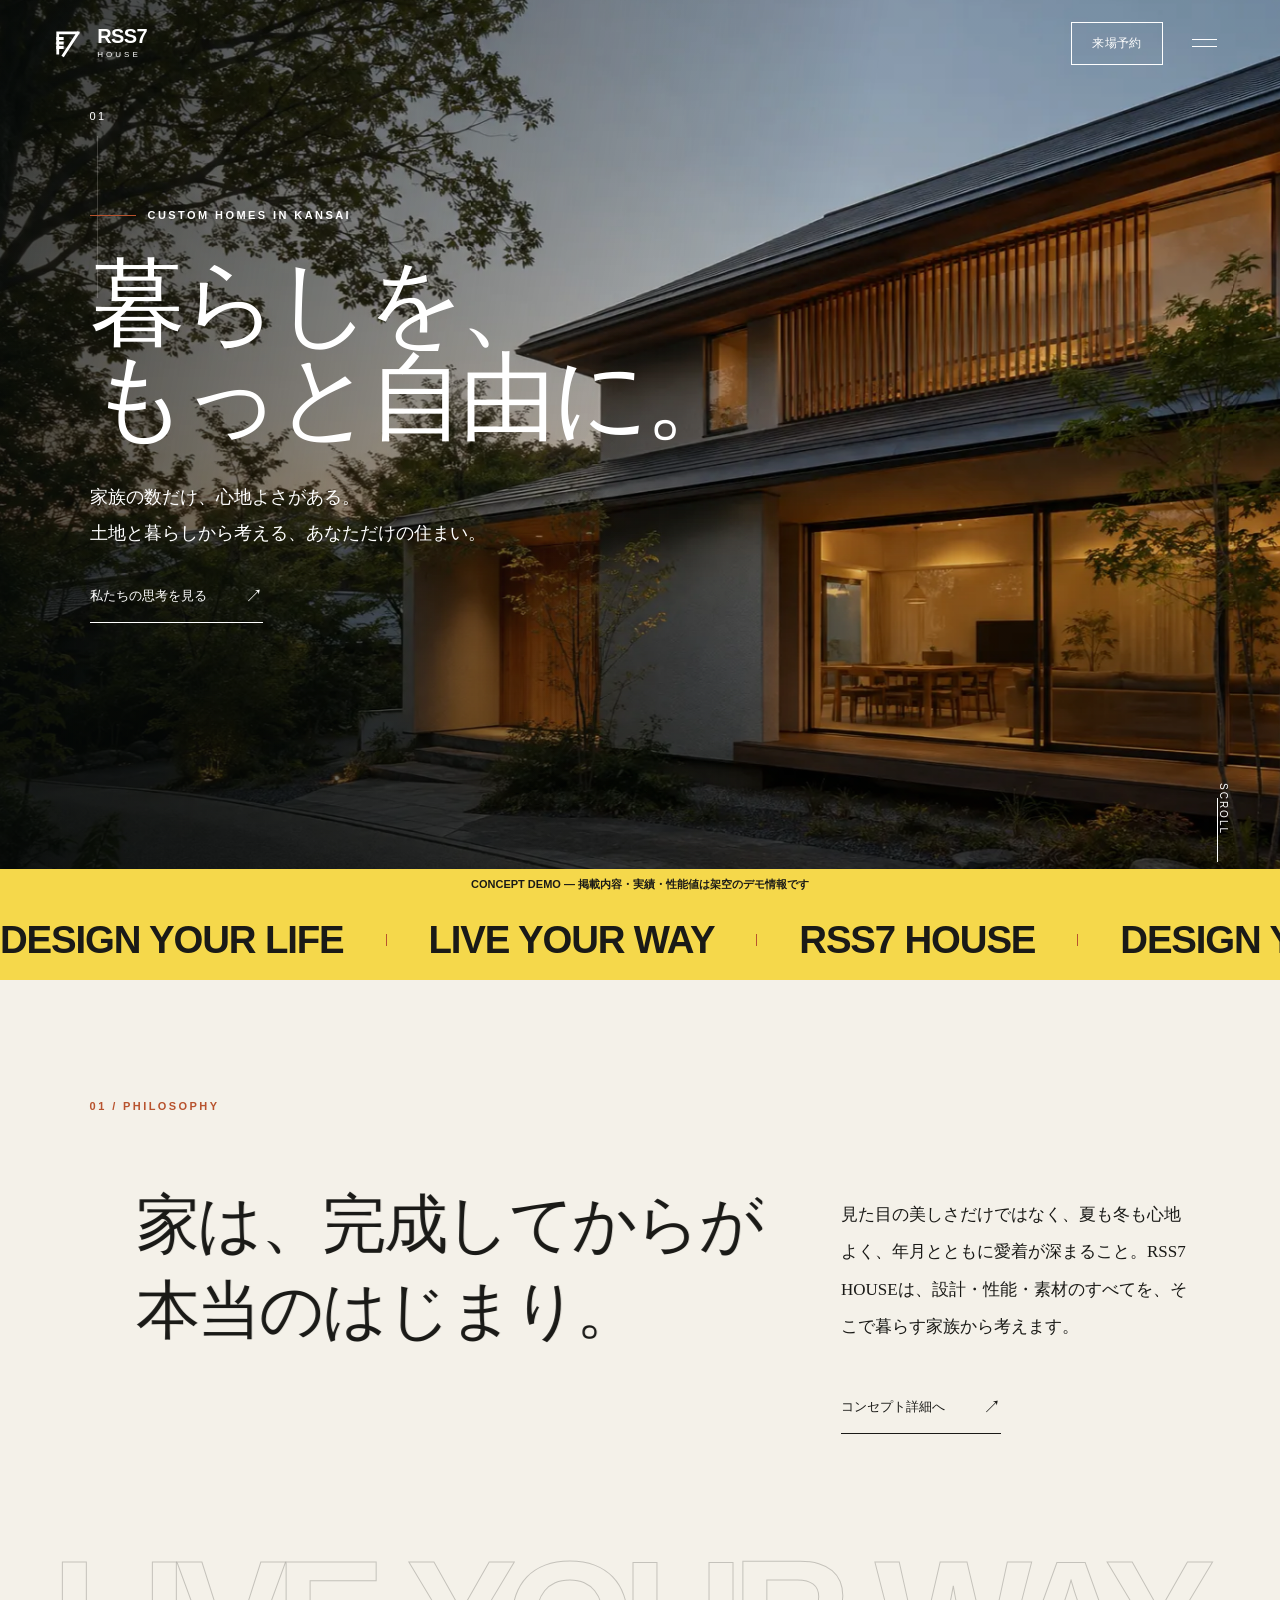
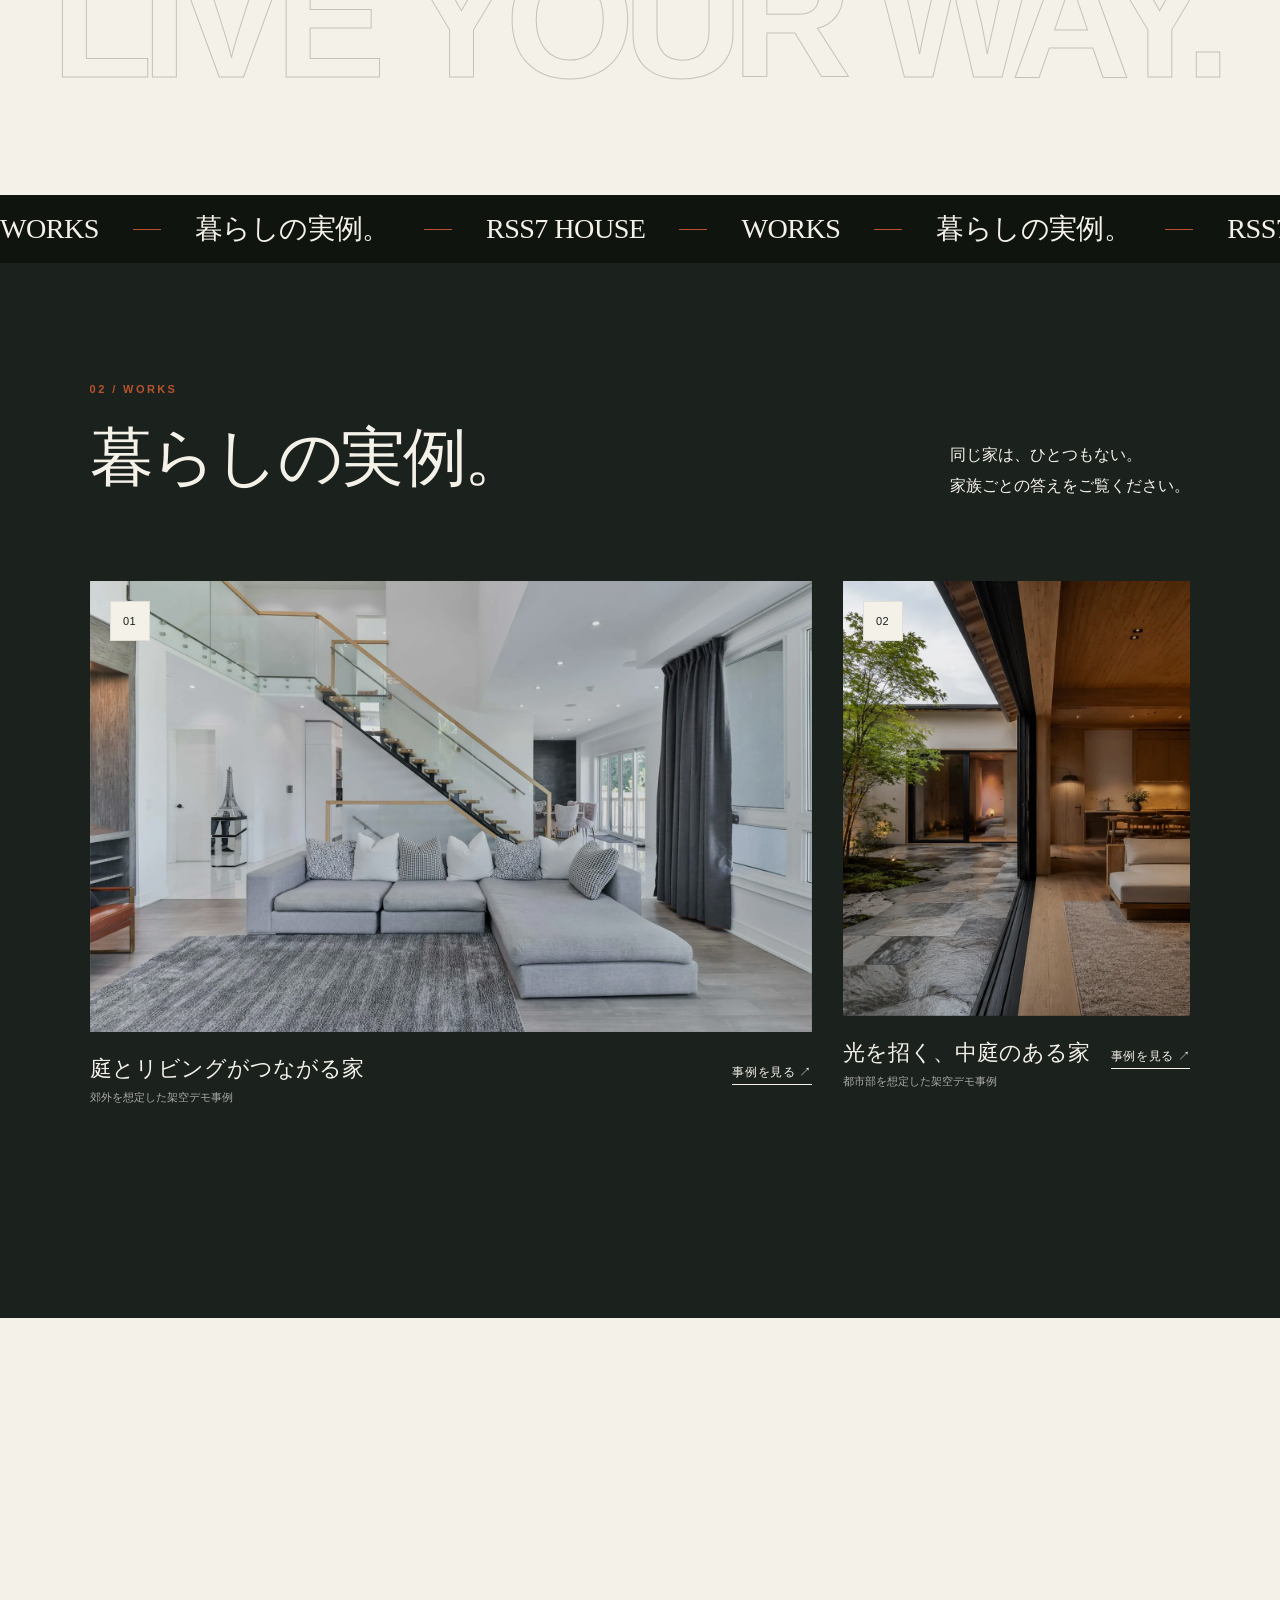
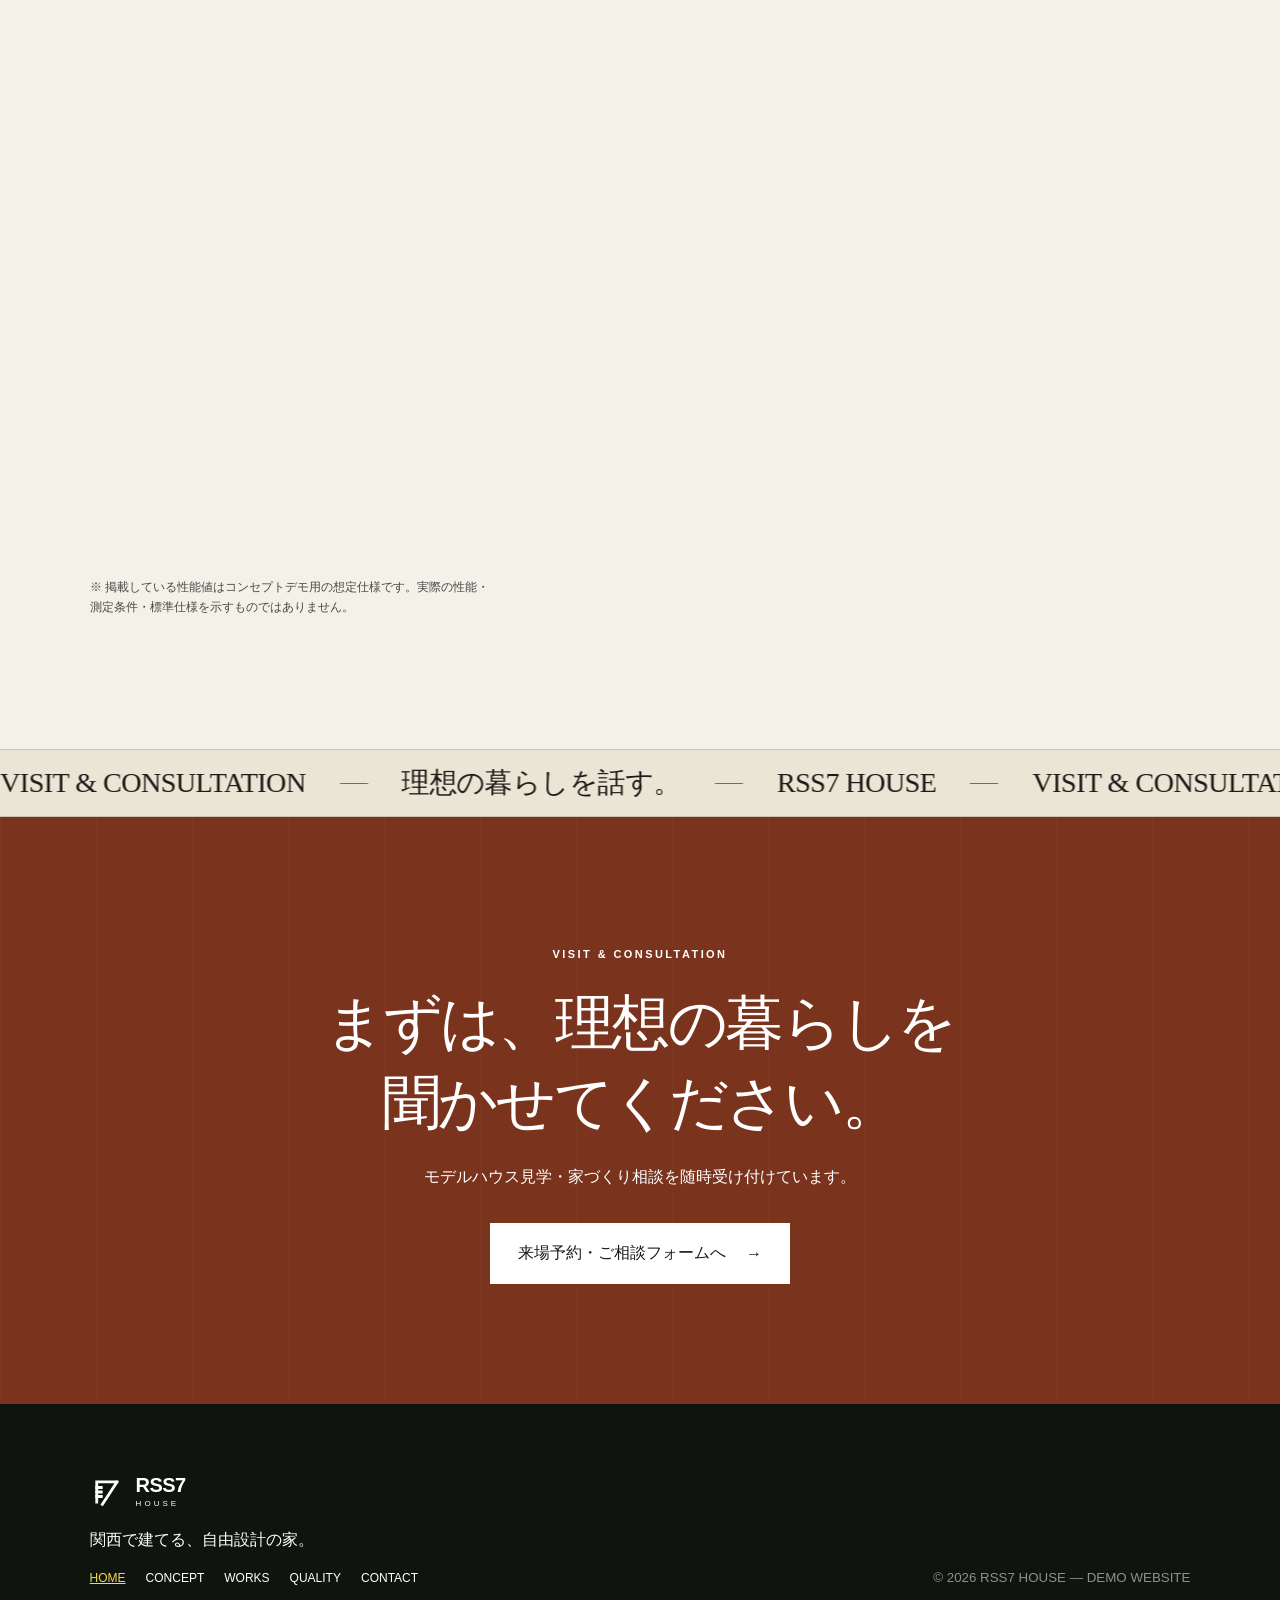
<file: index.html>
<!doctype html>
<html lang="ja">
<head>
  <script>document.documentElement.classList.add('js')</script>
  <meta charset="utf-8">
  <meta name="viewport" content="width=device-width,initial-scale=1">
  <meta name="description" content="RSS7 HOUSE（アールエスエスセブンハウス）は、関西で設計と性能にこだわる注文住宅・自由設計の工務店デモサイトです。">
  <meta name="theme-color" content="#1A1A17">
  <title>RSS7 HOUSE｜関西の注文住宅・自由設計の住まい</title>
  <link rel="icon" href="assets/favicon.svg" type="image/svg+xml">
  <link rel="stylesheet" href="style.css?v=20261003m1">
</head>
<body>
  <svg class="mark-defs" aria-hidden="true" focusable="false">
    <symbol id="rss7-mark" viewBox="0 0 64 64">
      <path d="M12 14H48M12 14V50M48 14 22 54" />
      <path class="mark-ticks" d="M12 24H20M12 32H20M12 40H20" />
    </symbol>
  </svg>

  <div class="progress" aria-hidden="true"></div>
  <div class="demo-notice" role="region" aria-label="デモサイトに関する注記">CONCEPT DEMO — 掲載内容・実績・性能値は架空のデモ情報です</div>
  <a class="skip" href="#main">本文へ移動</a>

  <header class="header" id="header">
    <a class="logo" href="index.html" aria-label="RSS7 HOUSE ホーム">
      <svg class="logo-mark" aria-hidden="true"><use href="#rss7-mark" /></svg>
      <span class="logo-type"><b>RSS7</b><i>HOUSE</i></span>
    </a>
    <div class="header-right">
      <a class="header-cta" href="contact.html">来場予約</a>
      <button class="menu-button" aria-label="メニューを開く" aria-expanded="false" aria-controls="mobile-menu">
        <span></span><span></span>
      </button>
    </div>
  </header>

  <noscript>
    <nav class="noscript-nav" aria-label="メインナビゲーション（JavaScript無効時）">
      <a href="index.html" aria-current="page">HOME</a>
      <a href="concept.html">CONCEPT</a>
      <a href="works.html">WORKS</a>
      <a href="quality.html">QUALITY</a>
      <a href="contact.html">CONTACT</a>
    </nav>
  </noscript>

  <div class="mobile-menu" id="mobile-menu" aria-hidden="true" inert>
    <div class="mobile-menu-inner">
      <div class="mobile-menu-label">NAVIGATION</div>
      <nav aria-label="全画面ナビゲーション">
        <a href="index.html" aria-current="page"><span class="nav-num">01</span> HOME</a>
        <a href="concept.html"><span class="nav-num">02</span> CONCEPT</a>
        <a href="works.html"><span class="nav-num">03</span> WORKS</a>
        <a href="quality.html"><span class="nav-num">04</span> QUALITY</a>
        <a href="contact.html"><span class="nav-num">05</span> CONTACT</a>
      </nav>
    </div>
  </div>

  <main id="main">
    <section class="hero" id="top">
      <video class="hero-video" autoplay muted loop playsinline preload="metadata" poster="assets/hero-house.webp" aria-label="RSS7 HOUSEの住まいをドローンがゆっくり上昇して見せるイメージ映像">
        <source src="assets/hero-house-mobile.mp4?v=20260910c" type="video/mp4" media="(max-width: 800px)">
        <source src="assets/hero-house-desktop.mp4?v=20260910c" type="video/mp4">
      </video>
      <div class="hero-shade"></div>
      <div class="hero-datum" aria-hidden="true"><span>01</span><i></i></div>
      <div class="hero-content">
        <p class="eyebrow">CUSTOM HOMES IN KANSAI</p>
        <h1 class="reveal-mask"><span>暮らしを、</span><br><span>もっと自由に。</span></h1>
        <p class="hero-copy reveal-fade">家族の数だけ、心地よさがある。<br>土地と暮らしから考える、あなただけの住まい。</p>
        <a class="text-link light reveal-fade" href="concept.html">私たちの思考を見る <span>↗</span></a>
      </div>
      <p class="scroll">SCROLL <i></i></p>
    </section>

    <div class="ticker" aria-hidden="true">
      <div class="ticker-track">
        <span>DESIGN YOUR LIFE</span><i></i><span>LIVE YOUR WAY</span><i></i><span>RSS7 HOUSE</span><i></i>
        <span>DESIGN YOUR LIFE</span><i></i><span>LIVE YOUR WAY</span><i></i><span>RSS7 HOUSE</span><i></i>
      </div>
    </div>

    <section class="intro section">
      <div class="section-label reveal-fade">01 / PHILOSOPHY</div>
      <div class="intro-grid">
        <h2 class="reveal-mask scroll-heading" data-scroll-direction="left"><span>家は、完成してからが</span><br><span>本当のはじまり。</span></h2>
        <div class="reveal-fade">
          <p>見た目の美しさだけではなく、夏も冬も心地よく、年月とともに愛着が深まること。RSS7 HOUSEは、設計・性能・素材のすべてを、そこで暮らす家族から考えます。</p>
          <a class="text-link" href="concept.html">コンセプト詳細へ <span>↗</span></a>
        </div>
      </div>
      <div class="statement" aria-hidden="true">LIVE YOUR WAY.</div>
    </section>

    <div class="motion-ticker motion-ticker-dark" aria-hidden="true">
      <div class="motion-ticker-track">
        <span>WORKS</span><i></i><span>暮らしの実例。</span><i></i><span>RSS7 HOUSE</span><i></i>
        <span>WORKS</span><i></i><span>暮らしの実例。</span><i></i><span>RSS7 HOUSE</span><i></i>
      </div>
    </div>

    <section class="works section">
      <div class="section-head">
        <div><div class="section-label reveal-fade">02 / WORKS</div><h2 class="reveal-mask"><span>暮らしの実例。</span></h2></div>
        <p class="reveal-fade">同じ家は、ひとつもない。<br>家族ごとの答えをご覧ください。</p>
      </div>
      <div class="project-grid">
        <article class="project project-main reveal-image">
          <div class="project-image home-image-one"><span class="project-index">01</span></div>
          <div class="project-meta">
            <div><h3>庭とリビングがつながる家</h3><p>郊外を想定した架空デモ事例</p></div>
            <a class="project-link" href="works.html" aria-label="庭とリビングがつながる家の詳細を見る">事例を見る <span>↗</span></a>
          </div>
        </article>
        <article class="project reveal-image">
          <div class="project-image home-image-two"><span class="project-index">02</span></div>
          <div class="project-meta">
            <div><h3>光を招く、中庭のある家</h3><p>都市部を想定した架空デモ事例</p></div>
            <a class="project-link" href="works.html" aria-label="光を招く、中庭のある家の詳細を見る">事例を見る <span>↗</span></a>
          </div>
        </article>
      </div>
      <div style="margin-top: 40px; text-align: right;">
        <a class="text-link reveal-fade" href="works.html">全ての施工事例を見る <span>↗</span></a>
      </div>
    </section>

    <section class="quality section">
      <div class="quality-copy reveal-fade">
        <div class="section-label">03 / QUALITY</div>
        <h2 class="scroll-heading" data-scroll-direction="right">見えないところに、<br>確かな品質を。</h2>
        <p>一年中快適な温熱環境、もしもの時に家族を守る構造、長く安心して住み継げる耐久性。数字で確認できる性能を、すべての住まいに。</p>
        <a class="text-link" href="quality.html">技術・性能の仕様を見る <span>↗</span></a>
      </div>
      <div class="specs">
        <div class="spec reveal-fade"><span>01</span><p>断熱性能</p><strong>温熱環境への配慮</strong><small>デモ設計方針</small></div>
        <div class="spec reveal-fade"><span>02</span><p>気密性能</p><strong>気密性を考える設計</strong><small>デモ設計方針</small></div>
        <div class="spec reveal-fade"><span>03</span><p>耐震性能</p><strong>構造安全性への配慮</strong><small>デモ設計方針</small></div>
      </div>
      <p class="demo-footnote">※ 掲載している性能値はコンセプトデモ用の想定仕様です。実際の性能・測定条件・標準仕様を示すものではありません。</p>
    </section>

    <div class="motion-ticker motion-ticker-paper" aria-hidden="true">
      <div class="motion-ticker-track motion-ticker-reverse">
        <span>VISIT &amp; CONSULTATION</span><i></i><span>理想の暮らしを話す。</span><i></i><span>RSS7 HOUSE</span><i></i>
        <span>VISIT &amp; CONSULTATION</span><i></i><span>理想の暮らしを話す。</span><i></i><span>RSS7 HOUSE</span><i></i>
      </div>
    </div>

    <section class="contact section">
      <p class="eyebrow">VISIT &amp; CONSULTATION</p>
      <h2>まずは、理想の暮らしを<br>聞かせてください。</h2>
      <p class="contact-lead">モデルハウス見学・家づくり相談を随時受け付けています。</p>
      <div style="margin-top: 35px;">
        <a class="button primary" href="contact.html">来場予約・ご相談フォームへ <span>→</span></a>
      </div>
    </section>

  </main>

  <footer>
    <div>
      <a class="logo" href="index.html" aria-label="RSS7 HOUSE ホーム">
        <svg class="logo-mark" aria-hidden="true"><use href="#rss7-mark" /></svg>
        <span class="logo-type"><b>RSS7</b><i>HOUSE</i></span>
      </a>
      <p>関西で建てる、自由設計の家。</p>
      <nav class="footer-nav" aria-label="フッターナビゲーション">
        <a href="index.html" aria-current="page">HOME</a>
        <a href="concept.html">CONCEPT</a>
        <a href="works.html">WORKS</a>
        <a href="quality.html">QUALITY</a>
        <a href="contact.html">CONTACT</a>
      </nav>
    </div>
    <small>© 2026 RSS7 HOUSE — DEMO WEBSITE</small>
  </footer>

  <script src="script.js?v=20261003m1"></script>
</body>
</html>
</file>
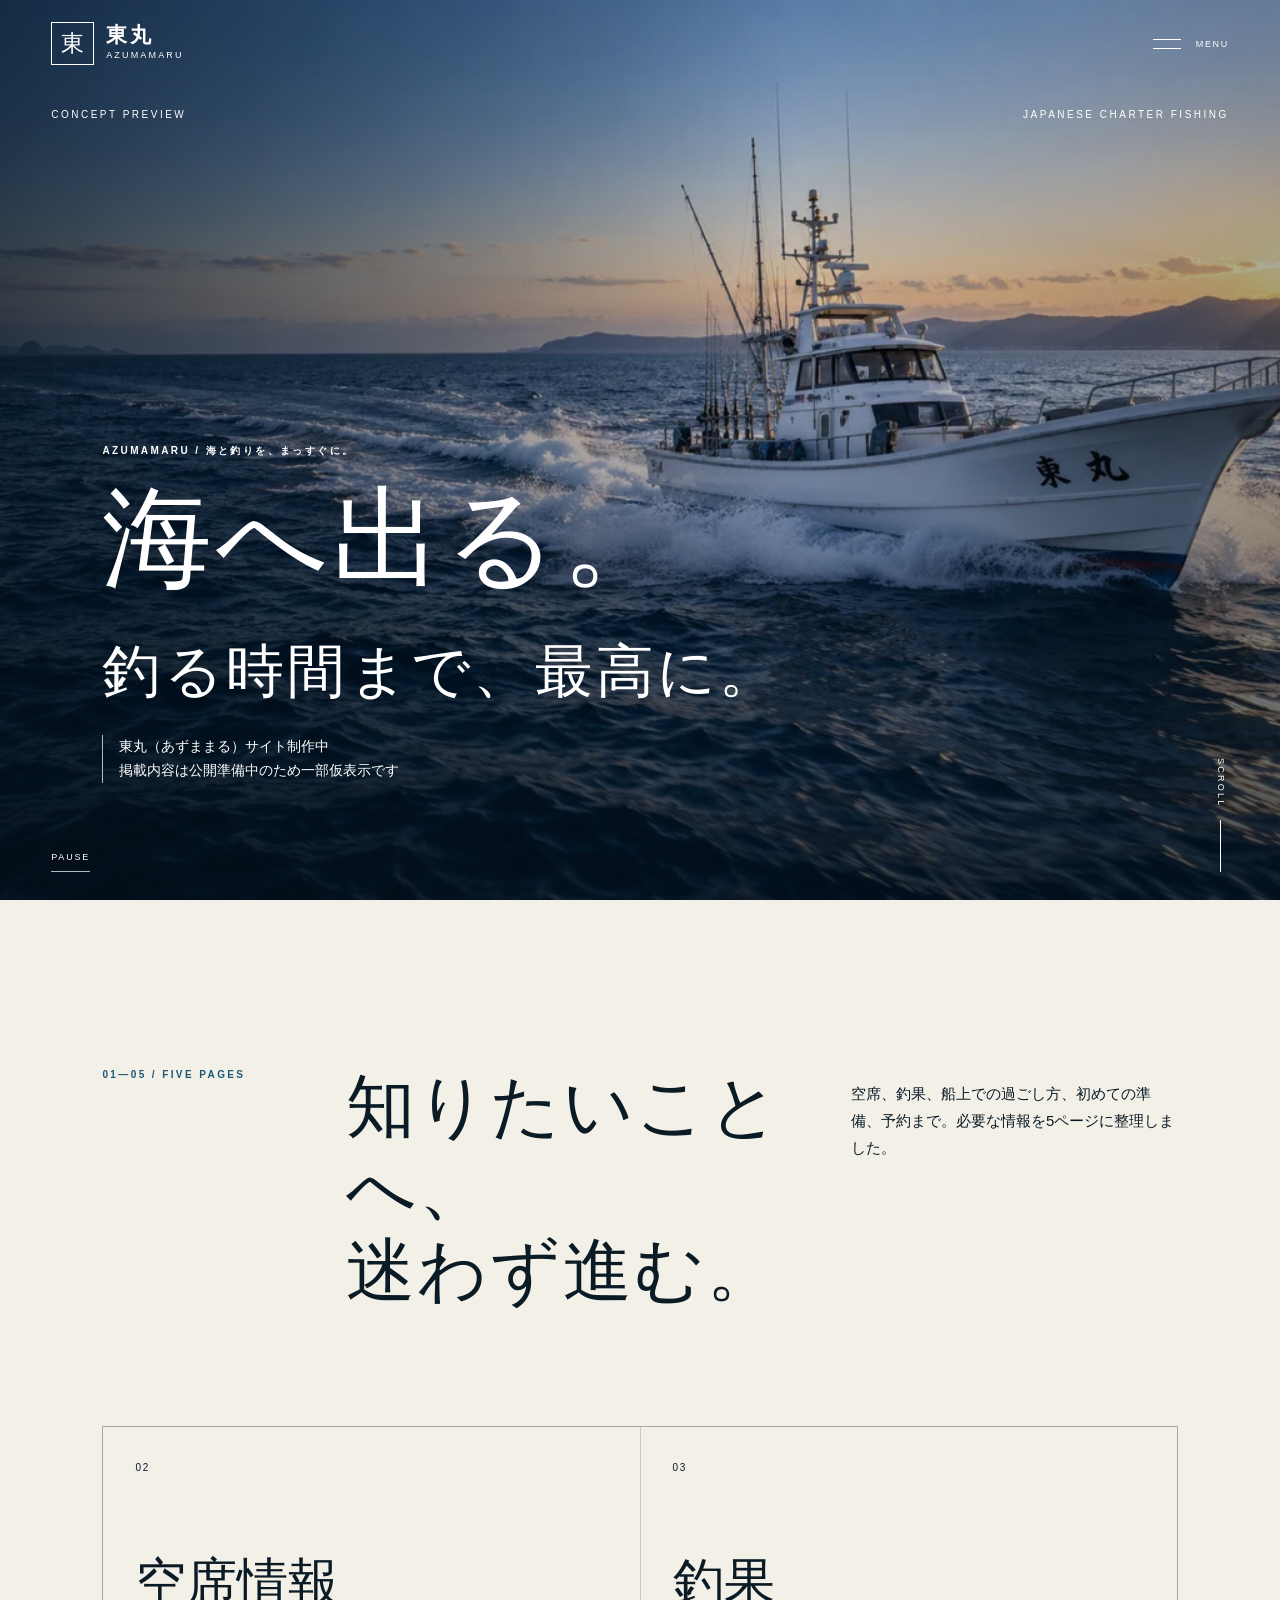
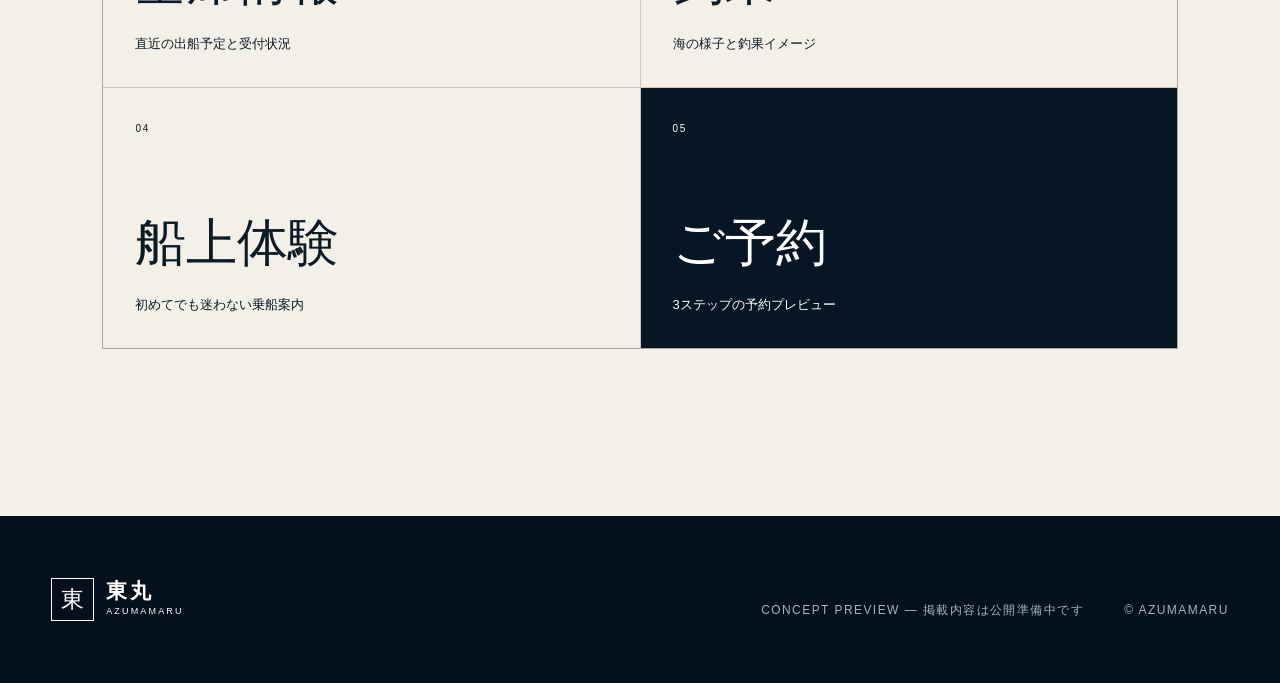
<file: higashimaru/index.html>
<!doctype html><html lang="ja"><head><meta charset="utf-8"><meta name="viewport" content="width=device-width,initial-scale=1,viewport-fit=cover"><meta name="theme-color" content="#071624"><meta name="description" content="乗合船 東丸（あずままる）のコンセプトプレビュー。"><title>東丸 AZUMAMARU｜海へ出る。</title><link rel="preload" as="image" href="media/hero-boat.webp" fetchpriority="high"><link rel="stylesheet" href="style.css?v=4"></head><body class="home-page">
<a class="skip-link" href="#main">本文へ移動</a>
<a class="hero-brand brand" href="index.html" data-hero-brand><span class="brand-mark">東</span><span><b>東丸</b><small>AZUMAMARU</small></span></a>
<button class="hero-menu-button" type="button" aria-expanded="false" aria-controls="mobile-menu" data-menu-button data-hero-menu><span class="sr-only">メニューを開く</span><i></i><i></i><span>MENU</span></button>
<header class="site-header" data-header><a class="brand" href="index.html" aria-label="東丸 トップへ"><span class="brand-mark" aria-hidden="true">東</span><span><b>東丸</b><small>AZUMAMARU</small></span></a><nav class="desktop-nav" aria-label="メインメニュー"><a href="index.html" aria-current="page">トップ</a><a href="schedule.html">空席情報</a><a href="catch.html">釣果</a><a href="guide.html">船上体験・初めての方</a><a class="nav-cta" href="reservation.html">ご予約</a></nav><button class="menu-button" type="button" aria-expanded="false" aria-controls="mobile-menu" data-menu-button><span class="sr-only">メニューを開く</span><i></i><i></i></button></header>
<nav class="mobile-menu" id="mobile-menu" aria-label="メニュー" aria-hidden="true" data-mobile-menu><a href="index.html"><span>01</span>トップ</a><a href="schedule.html"><span>02</span>空席情報</a><a href="catch.html"><span>03</span>釣果</a><a href="guide.html"><span>04</span>船上体験・初めての方</a><a href="reservation.html"><span>05</span>ご予約</a></nav>
<main id="main"><section class="hero" aria-labelledby="hero-title"><video class="hero-video" autoplay muted loop playsinline preload="metadata" poster="media/hero-boat.webp" data-video><source src="https://cdn.coverr.co/videos/coverr-boat-in-the-sea-5656/720p.mp4" type="video/mp4"></video><div class="hero-shade"></div><div class="hero-topline"><span>CONCEPT PREVIEW</span><span>JAPANESE CHARTER FISHING</span></div><div class="hero-copy"><p class="eyebrow">AZUMAMARU / 海と釣りを、まっすぐに。</p><h1 id="hero-title">海へ出る。<br><em>釣る時間まで、最高に。</em></h1><p class="preview-note">東丸（あずままる）サイト制作中<br>掲載内容は公開準備中のため一部仮表示です</p></div><button class="video-toggle" type="button" data-video-toggle aria-label="背景動画を一時停止">PAUSE</button><a class="scroll-cue" href="#overview"><span>SCROLL</span><i></i></a></section>
<section class="section overview" id="overview"><div class="section-head reveal"><p class="section-index">01—05 / FIVE PAGES</p><h2>知りたいことへ、<br>迷わず進む。</h2><p>空席、釣果、船上での過ごし方、初めての準備、予約まで。必要な情報を5ページに整理しました。</p></div><div class="page-grid"><a class="page-card reveal" href="schedule.html"><span>02</span><h3>空席情報</h3><p>直近の出船予定と受付状況</p></a><a class="page-card reveal" href="catch.html"><span>03</span><h3>釣果</h3><p>海の様子と釣果イメージ</p></a><a class="page-card reveal" href="guide.html"><span>04</span><h3>船上体験</h3><p>初めてでも迷わない乗船案内</p></a><a class="page-card page-card-dark reveal" href="reservation.html"><span>05</span><h3>ご予約</h3><p>3ステップの予約プレビュー</p></a></div></section></main>
<footer><div class="brand footer-brand"><span class="brand-mark">東</span><span><b>東丸</b><small>AZUMAMARU</small></span></div><p>CONCEPT PREVIEW — 掲載内容は公開準備中です</p><small>© AZUMAMARU</small></footer><script src="script.js?v=3" defer></script></body></html>
</file>
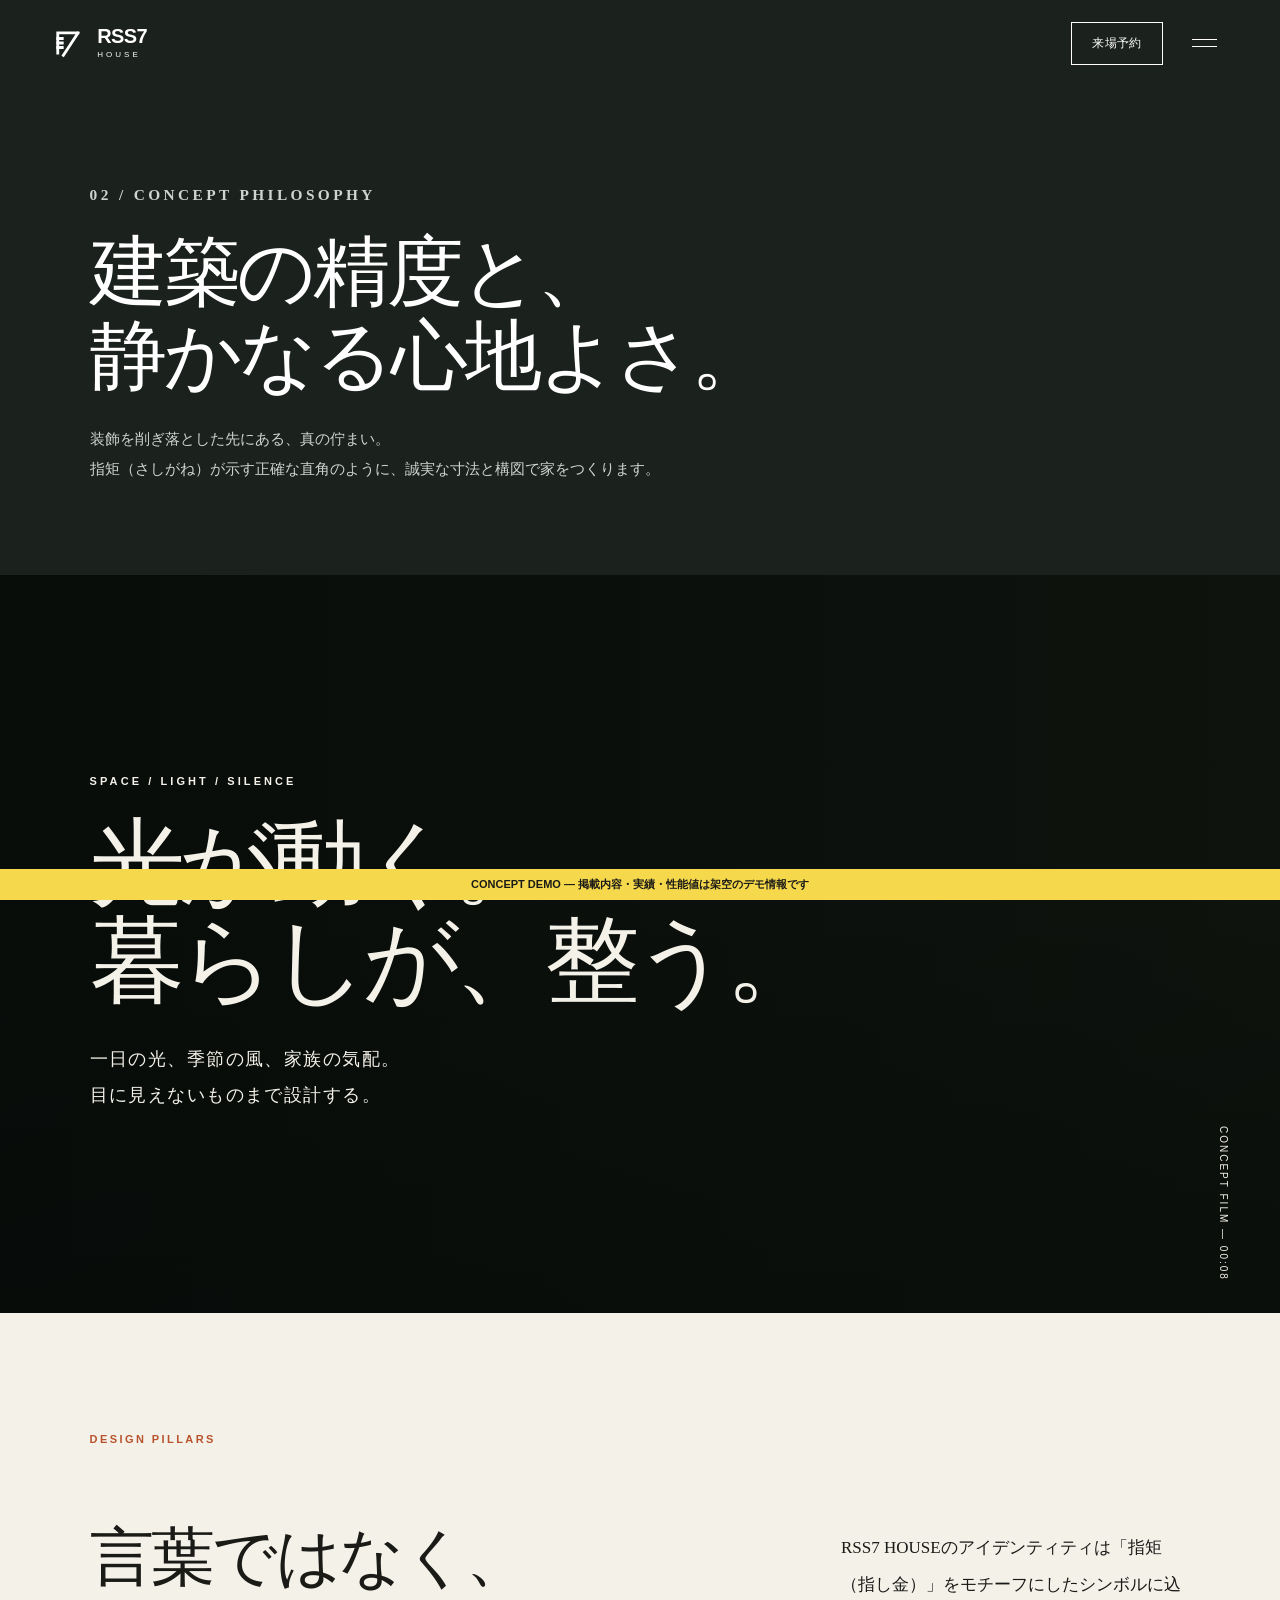
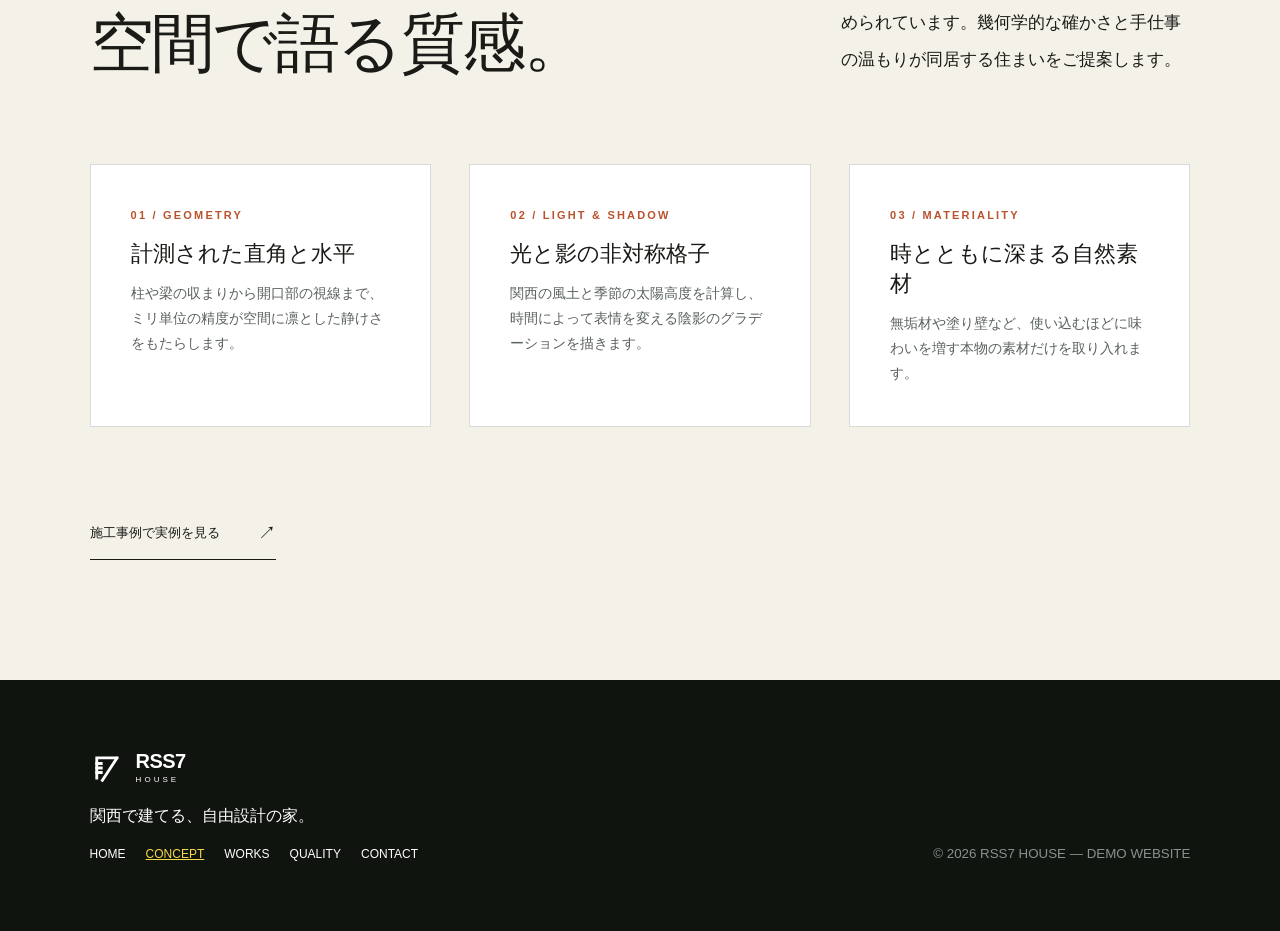
<file: concept.html>
<!doctype html>
<html lang="ja">
<head>
  <script>document.documentElement.classList.add('js')</script>
  <meta charset="utf-8">
  <meta name="viewport" content="width=device-width,initial-scale=1">
  <meta name="description" content="RSS7 HOUSEの家づくり思想。余計な装飾を削ぎ落とし、精度と静けさを追求する関西の建築設計デモです。">
  <meta name="theme-color" content="#1A1A17">
  <title>CONCEPT｜RSS7 HOUSE - 関西の建築思考と設計思想</title>
  <link rel="icon" href="assets/favicon.svg" type="image/svg+xml">
  <link rel="stylesheet" href="style.css?v=20260914b">
</head>
<body>
  <svg class="mark-defs" aria-hidden="true" focusable="false">
    <symbol id="rss7-mark" viewBox="0 0 64 64">
      <path d="M12 14H48M12 14V50M48 14 22 54" />
      <path class="mark-ticks" d="M12 24H20M12 32H20M12 40H20" />
    </symbol>
  </svg>

  <div class="progress" aria-hidden="true"></div>
  <div class="demo-notice" role="region" aria-label="デモサイトに関する注記">CONCEPT DEMO — 掲載内容・実績・性能値は架空のデモ情報です</div>
  <a class="skip" href="#main">本文へ移動</a>

  <header class="header" id="header">
    <a class="logo" href="index.html" aria-label="RSS7 HOUSE ホーム">
      <svg class="logo-mark" aria-hidden="true"><use href="#rss7-mark" /></svg>
      <span class="logo-type"><b>RSS7</b><i>HOUSE</i></span>
    </a>
    <div class="header-right">
      <a class="header-cta" href="contact.html">来場予約</a>
      <button class="menu-button" aria-label="メニューを開く" aria-expanded="false" aria-controls="mobile-menu">
        <span></span><span></span>
      </button>
    </div>
  </header>

  <noscript>
    <nav class="noscript-nav" aria-label="メインナビゲーション（JavaScript無効時）">
      <a href="index.html">HOME</a>
      <a href="concept.html" aria-current="page">CONCEPT</a>
      <a href="works.html">WORKS</a>
      <a href="quality.html">QUALITY</a>
      <a href="contact.html">CONTACT</a>
    </nav>
  </noscript>

  <div class="mobile-menu" id="mobile-menu" aria-hidden="true" inert>
    <div class="mobile-menu-inner">
      <div class="mobile-menu-label">NAVIGATION</div>
      <nav aria-label="全画面ナビゲーション">
        <a href="index.html"><span class="nav-num">01</span> HOME</a>
        <a href="concept.html" aria-current="page"><span class="nav-num">02</span> CONCEPT</a>
        <a href="works.html"><span class="nav-num">03</span> WORKS</a>
        <a href="quality.html"><span class="nav-num">04</span> QUALITY</a>
        <a href="contact.html"><span class="nav-num">05</span> CONTACT</a>
      </nav>
    </div>
  </div>

  <main id="main">
    <section class="page-banner">
      <div class="page-banner-content">
        <p class="eyebrow">02 / CONCEPT PHILOSOPHY</p>
        <h1 class="reveal-mask"><span>建築の精度と、</span><br><span>静かなる心地よさ。</span></h1>
        <p class="reveal-fade">装飾を削ぎ落とした先にある、真の佇まい。<br>指矩（さしがね）が示す正確な直角のように、誠実な寸法と構図で家をつくります。</p>
      </div>
    </section>

    <section class="concept-film" aria-labelledby="concept-film-title">
      <video class="concept-film-media" autoplay muted loop playsinline preload="metadata" aria-hidden="true">
        <source src="[data-uri]" type="video/mp4">
      </video>
      <div class="concept-film-shade" aria-hidden="true"></div>
      <div class="concept-film-copy">
        <p class="concept-film-kicker">SPACE / LIGHT / SILENCE</p>
        <h2 id="concept-film-title">光が動く。<br>暮らしが、整う。</h2>
        <p>一日の光、季節の風、家族の気配。<br>目に見えないものまで設計する。</p>
      </div>
      <span class="concept-film-note" aria-hidden="true">CONCEPT FILM — 00:08</span>
    </section>
    <style>
      .concept-film{position:relative;min-height:min(82vh,820px);overflow:hidden;background:#10140f;color:#f4f1e9;isolation:isolate}
      .concept-film-media,.concept-film-shade{position:absolute;inset:0;width:100%;height:100%}
      .concept-film-media{object-fit:cover;z-index:-2;transform:scale(1.01)}
      .concept-film-shade{z-index:-1;background:linear-gradient(90deg,rgba(6,10,8,.78) 0%,rgba(6,10,8,.42) 50%,rgba(6,10,8,.12) 100%),linear-gradient(0deg,rgba(6,10,8,.45),transparent 55%)}
      .concept-film-copy{position:absolute;left:clamp(24px,7vw,112px);top:50%;transform:translateY(-50%);max-width:850px}
      .concept-film-kicker{margin:0 0 28px;font-size:11px;font-weight:700;letter-spacing:.28em}
      .concept-film h2{margin:0;font-family:var(--serif);font-size:clamp(48px,7.4vw,116px);font-weight:400;line-height:1.03;letter-spacing:-.055em;text-wrap:balance}
      .concept-film-copy>p:last-child{margin:32px 0 0;font-family:var(--serif);font-size:clamp(15px,1.4vw,21px);line-height:2;letter-spacing:.08em}
      .concept-film-note{position:absolute;right:clamp(20px,4vw,64px);bottom:32px;font-size:10px;letter-spacing:.2em;writing-mode:vertical-rl}
      @media (max-width:640px){.concept-film{min-height:72svh}.concept-film-media{object-position:62% center}.concept-film-shade{background:linear-gradient(90deg,rgba(6,10,8,.78),rgba(6,10,8,.18)),linear-gradient(0deg,rgba(6,10,8,.6),transparent)}.concept-film-copy{left:24px;right:24px}.concept-film h2{font-size:clamp(42px,14vw,68px)}.concept-film-note{right:15px;bottom:22px}}
      @media (prefers-reduced-motion:reduce){.concept-film-media{display:none}.concept-film{background:linear-gradient(135deg,#10140f,#26302a)}}
    </style>

    <section class="intro section">
      <div class="section-label reveal-fade">DESIGN PILLARS</div>
      <div class="intro-grid">
        <h2 class="reveal-mask"><span>言葉ではなく、</span><br><span>空間で語る質感。</span></h2>
        <div class="reveal-fade">
          <p>RSS7 HOUSEのアイデンティティは「指矩（指し金）」をモチーフにしたシンボルに込められています。幾何学的な確かさと手仕事の温もりが同居する住まいをご提案します。</p>
        </div>
      </div>

      <div class="feature-grid reveal-fade">
        <div class="feature-card">
          <span class="num">01 / GEOMETRY</span>
          <h3>計測された直角と水平</h3>
          <p>柱や梁の収まりから開口部の視線まで、ミリ単位の精度が空間に凛とした静けさをもたらします。</p>
        </div>
        <div class="feature-card">
          <span class="num">02 / LIGHT &amp; SHADOW</span>
          <h3>光と影の非対称格子</h3>
          <p>関西の風土と季節の太陽高度を計算し、時間によって表情を変える陰影のグラデーションを描きます。</p>
        </div>
        <div class="feature-card">
          <span class="num">03 / MATERIALITY</span>
          <h3>時とともに深まる自然素材</h3>
          <p>無垢材や塗り壁など、使い込むほどに味わいを増す本物の素材だけを取り入れます。</p>
        </div>
      </div>

      <div style="margin-top: 80px;" class="reveal-fade">
        <a class="text-link" href="works.html">施工事例で実例を見る <span>↗</span></a>
      </div>
    </section>

  </main>

  <footer>
    <div>
      <a class="logo" href="index.html" aria-label="RSS7 HOUSE ホーム">
        <svg class="logo-mark" aria-hidden="true"><use href="#rss7-mark" /></svg>
        <span class="logo-type"><b>RSS7</b><i>HOUSE</i></span>
      </a>
      <p>関西で建てる、自由設計の家。</p>
      <nav class="footer-nav" aria-label="フッターナビゲーション">
        <a href="index.html">HOME</a>
        <a href="concept.html" aria-current="page">CONCEPT</a>
        <a href="works.html">WORKS</a>
        <a href="quality.html">QUALITY</a>
        <a href="contact.html">CONTACT</a>
      </nav>
    </div>
    <small>© 2026 RSS7 HOUSE — DEMO WEBSITE</small>
  </footer>

  <script src="script.js?v=20260910b"></script>
</body>
</html>
</file>
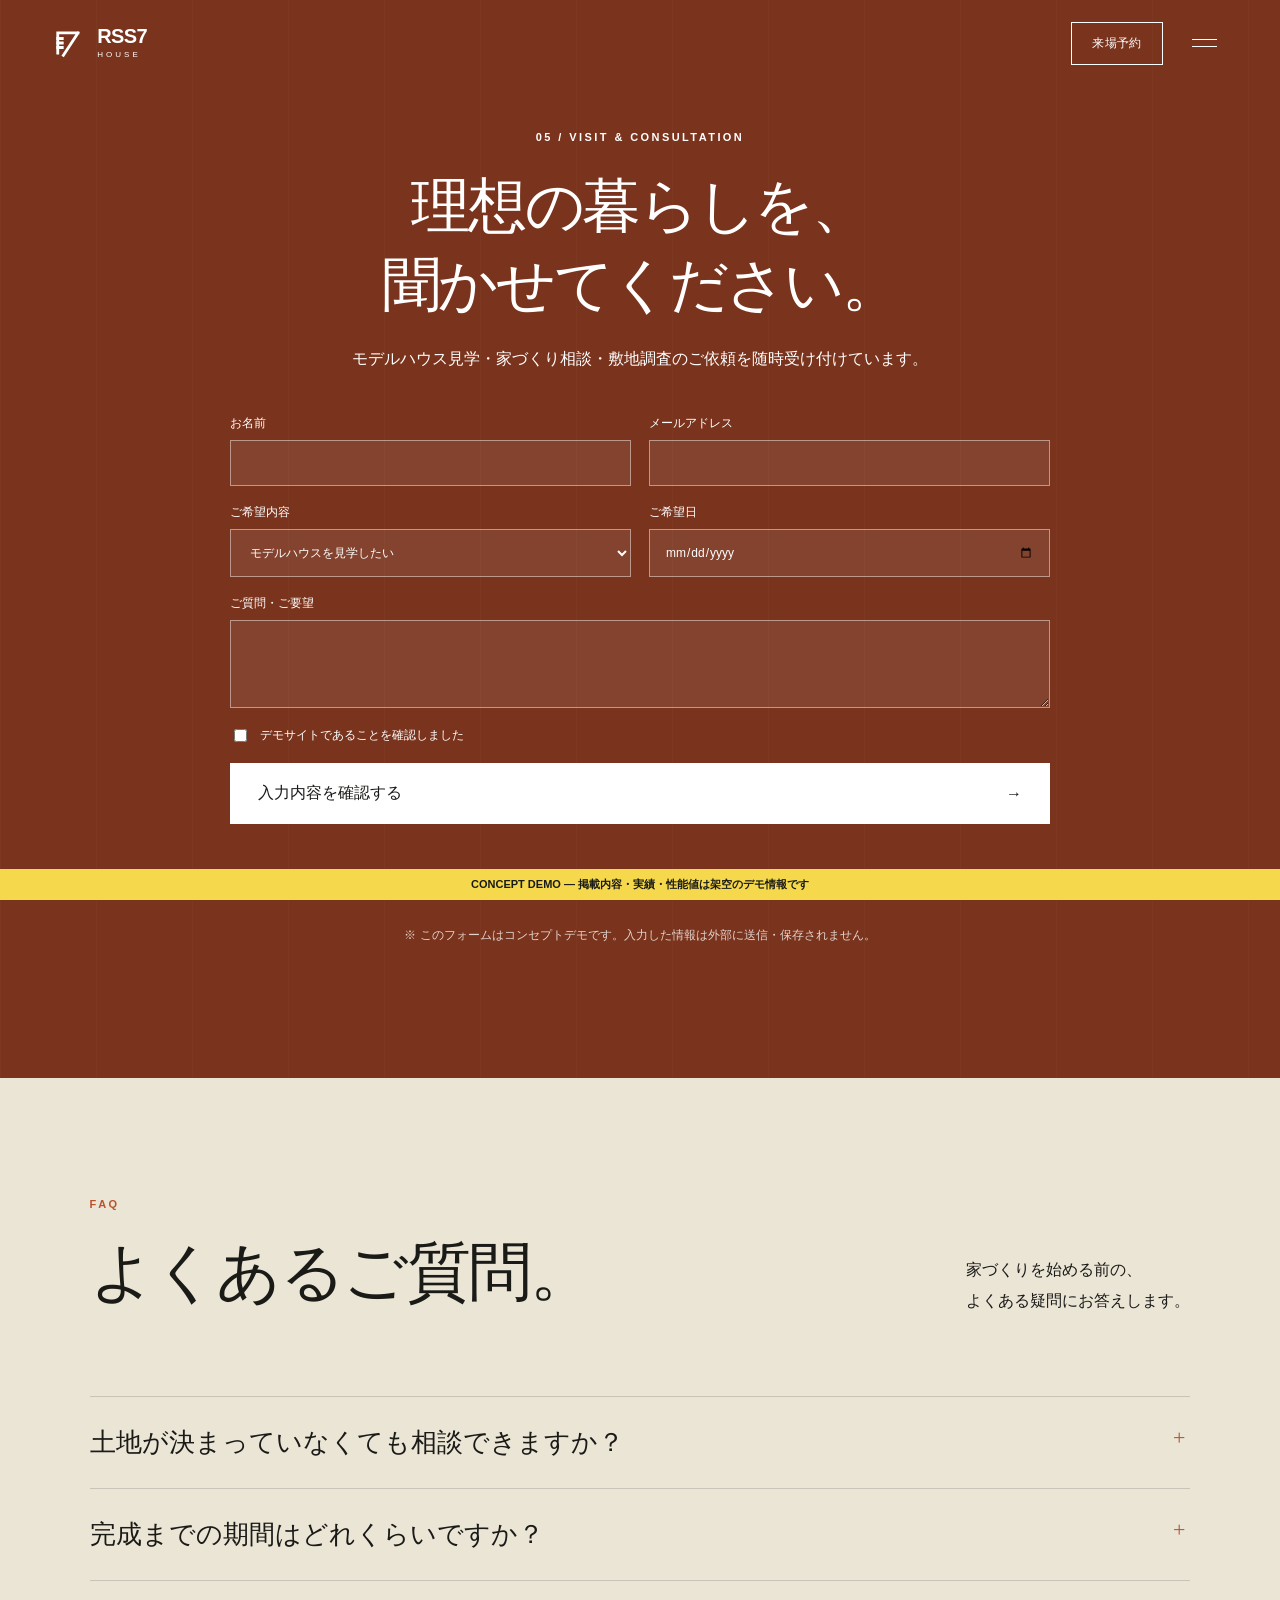
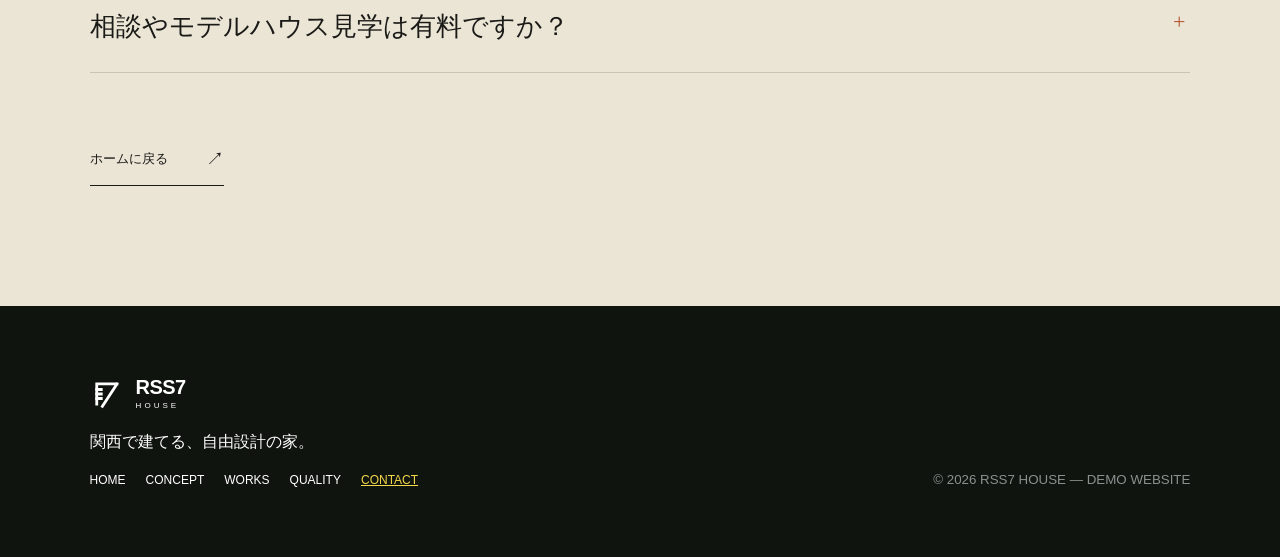
<file: contact.html>
<!doctype html>
<html lang="ja">
<head>
  <script>document.documentElement.classList.add('js')</script>
  <meta charset="utf-8">
  <meta name="viewport" content="width=device-width,initial-scale=1">
  <meta name="description" content="RSS7 HOUSEへのモデルハウス見学・無料家づくり相談・資料請求フォーム。関西で自由設計の注文住宅を検討される方向けのデモ窓口です。">
  <meta name="theme-color" content="#1A1A17">
  <title>CONTACT｜RSS7 HOUSE - 来場予約・家づくりのご相談</title>
  <link rel="icon" href="assets/favicon.svg" type="image/svg+xml">
  <link rel="stylesheet" href="style.css?v=20260914b">
</head>
<body>
  <svg class="mark-defs" aria-hidden="true" focusable="false"><symbol id="rss7-mark" viewBox="0 0 64 64"><path d="M12 14H48M12 14V50M48 14 22 54" /><path class="mark-ticks" d="M12 24H20M12 32H20M12 40H20" /></symbol></svg>
  <div class="progress" aria-hidden="true"></div>
  <div class="demo-notice" role="region" aria-label="デモサイトに関する注記">CONCEPT DEMO — 掲載内容・実績・性能値は架空のデモ情報です</div>
  <a class="skip" href="#main">本文へ移動</a>
  <header class="header" id="header"><a class="logo" href="index.html" aria-label="RSS7 HOUSE ホーム"><svg class="logo-mark" aria-hidden="true"><use href="#rss7-mark" /></svg><span class="logo-type"><b>RSS7</b><i>HOUSE</i></span></a><div class="header-right"><a class="header-cta" href="contact.html" aria-current="page">来場予約</a><button class="menu-button" aria-label="メニューを開く" aria-expanded="false" aria-controls="mobile-menu"><span></span><span></span></button></div></header>
  <noscript><nav class="noscript-nav" aria-label="メインナビゲーション（JavaScript無効時）"><a href="index.html">HOME</a><a href="concept.html">CONCEPT</a><a href="works.html">WORKS</a><a href="quality.html">QUALITY</a><a href="contact.html" aria-current="page">CONTACT</a></nav></noscript>
  <div class="mobile-menu" id="mobile-menu" aria-hidden="true" inert><div class="mobile-menu-inner"><div class="mobile-menu-label">NAVIGATION</div><nav aria-label="全画面ナビゲーション"><a href="index.html"><span class="nav-num">01</span> HOME</a><a href="concept.html"><span class="nav-num">02</span> CONCEPT</a><a href="works.html"><span class="nav-num">03</span> WORKS</a><a href="quality.html"><span class="nav-num">04</span> QUALITY</a><a href="contact.html" aria-current="page"><span class="nav-num">05</span> CONTACT</a></nav></div></div>
  <main id="main">
    <section class="contact section"><p class="eyebrow">05 / VISIT &amp; CONSULTATION</p><h1 class="contact-page-title">理想の暮らしを、<br>聞かせてください。</h1><p class="contact-lead">モデルハウス見学・家づくり相談・敷地調査のご依頼を随時受け付けています。</p>
      <form class="demo-form" id="demo-form"><label>お名前<input name="name" autocomplete="name" required></label><label>メールアドレス<input name="email" type="email" autocomplete="email" required></label><label>ご希望内容<select name="purpose"><option>モデルハウスを見学したい</option><option>家づくりを相談したい</option><option>資料を見たい</option></select></label><label>ご希望日<input name="date" type="date"></label><label class="wide">ご質問・ご要望<textarea name="message" rows="4"></textarea></label><label class="consent wide"><input type="checkbox" required> デモサイトであることを確認しました</label><button class="button primary wide" type="submit">入力内容を確認する <span>→</span></button><p class="form-status wide" role="status"></p></form>
      <p class="demo-footnote" style="margin-top:35px">※ このフォームはコンセプトデモです。入力した情報は外部に送信・保存されません。</p>
    </section>
    <section class="faq section" id="faq"><div class="section-head"><div><div class="section-label reveal-fade">FAQ</div><h2 class="reveal-mask"><span>よくあるご質問。</span></h2></div><p class="reveal-fade">家づくりを始める前の、<br>よくある疑問にお答えします。</p></div><div class="faq-list"><details><summary>土地が決まっていなくても相談できますか？</summary><p>はい。ご希望の地域や暮らし方、ご予算を伺い、土地探しと建物計画を一緒に進める想定です。</p></details><details><summary>完成までの期間はどれくらいですか？</summary><p>初回相談から完成まで約10〜14か月が一般的な目安です。土地や設計内容により変わります。</p></details><details><summary>相談やモデルハウス見学は有料ですか？</summary><p>初回相談と見学は無料というデモ設定です。実際のサービス開始時に正式条件をご案内します。</p></details></div><div style="margin-top:60px" class="reveal-fade"><a class="text-link" href="index.html">ホームに戻る <span>↗</span></a></div></section>
  </main>
  <footer><div><a class="logo" href="index.html" aria-label="RSS7 HOUSE ホーム"><svg class="logo-mark" aria-hidden="true"><use href="#rss7-mark" /></svg><span class="logo-type"><b>RSS7</b><i>HOUSE</i></span></a><p>関西で建てる、自由設計の家。</p><nav class="footer-nav" aria-label="フッターナビゲーション"><a href="index.html">HOME</a><a href="concept.html">CONCEPT</a><a href="works.html">WORKS</a><a href="quality.html">QUALITY</a><a href="contact.html" aria-current="page">CONTACT</a></nav></div><small>© 2026 RSS7 HOUSE — DEMO WEBSITE</small></footer>
  <script src="script.js?v=20260910b"></script>
</body>
</html>
</file>
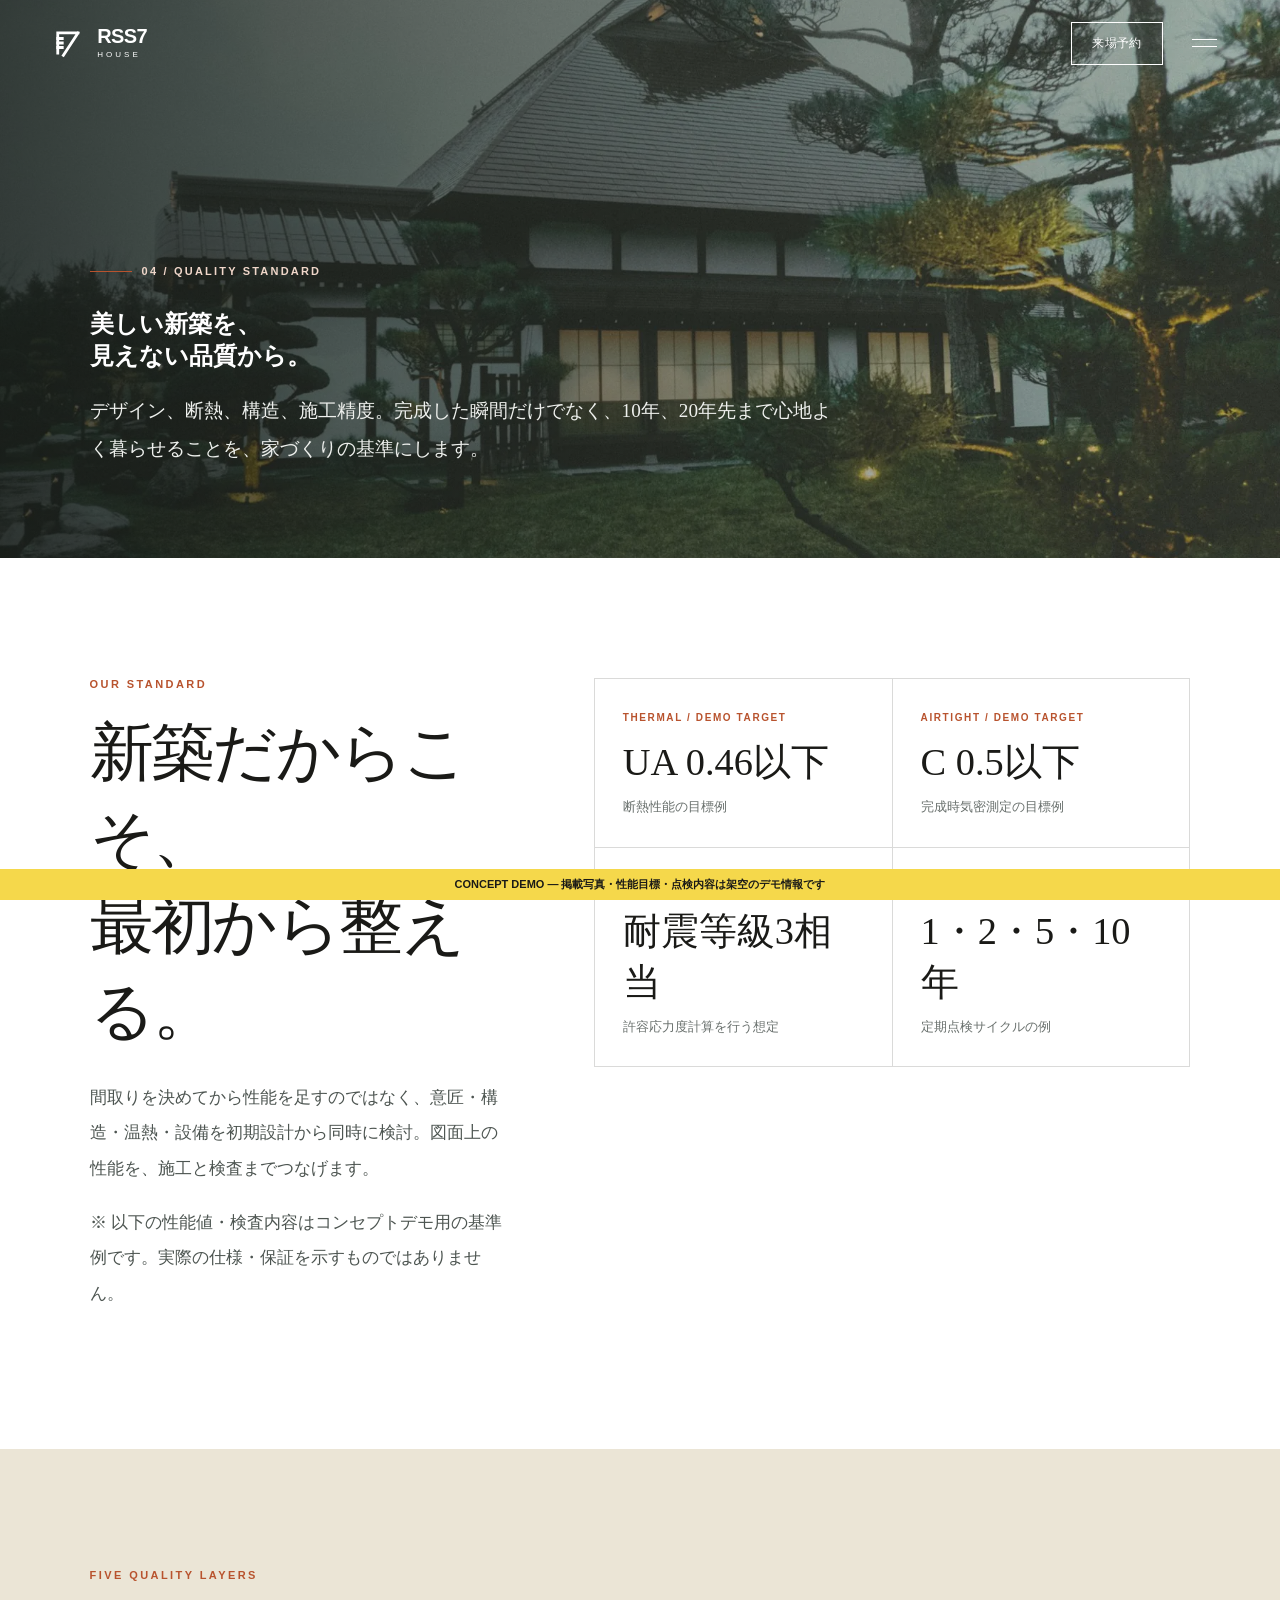
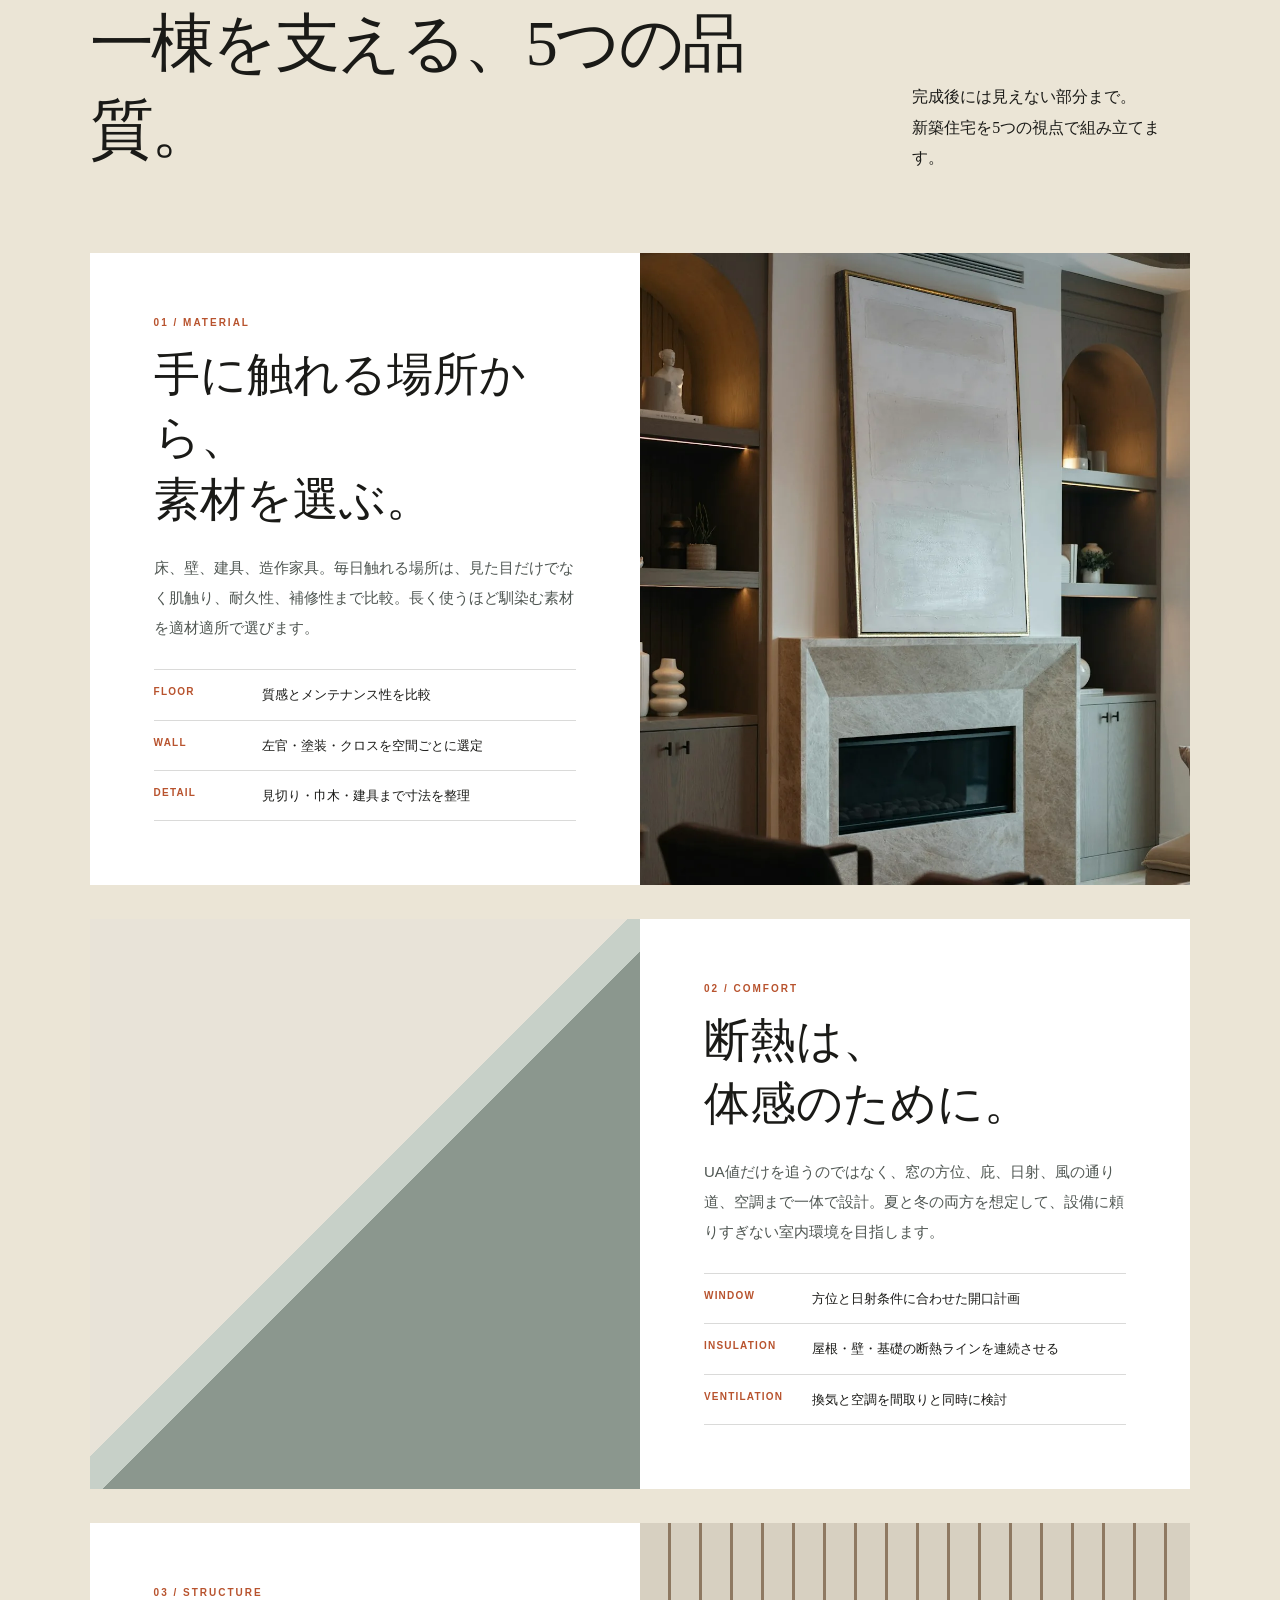
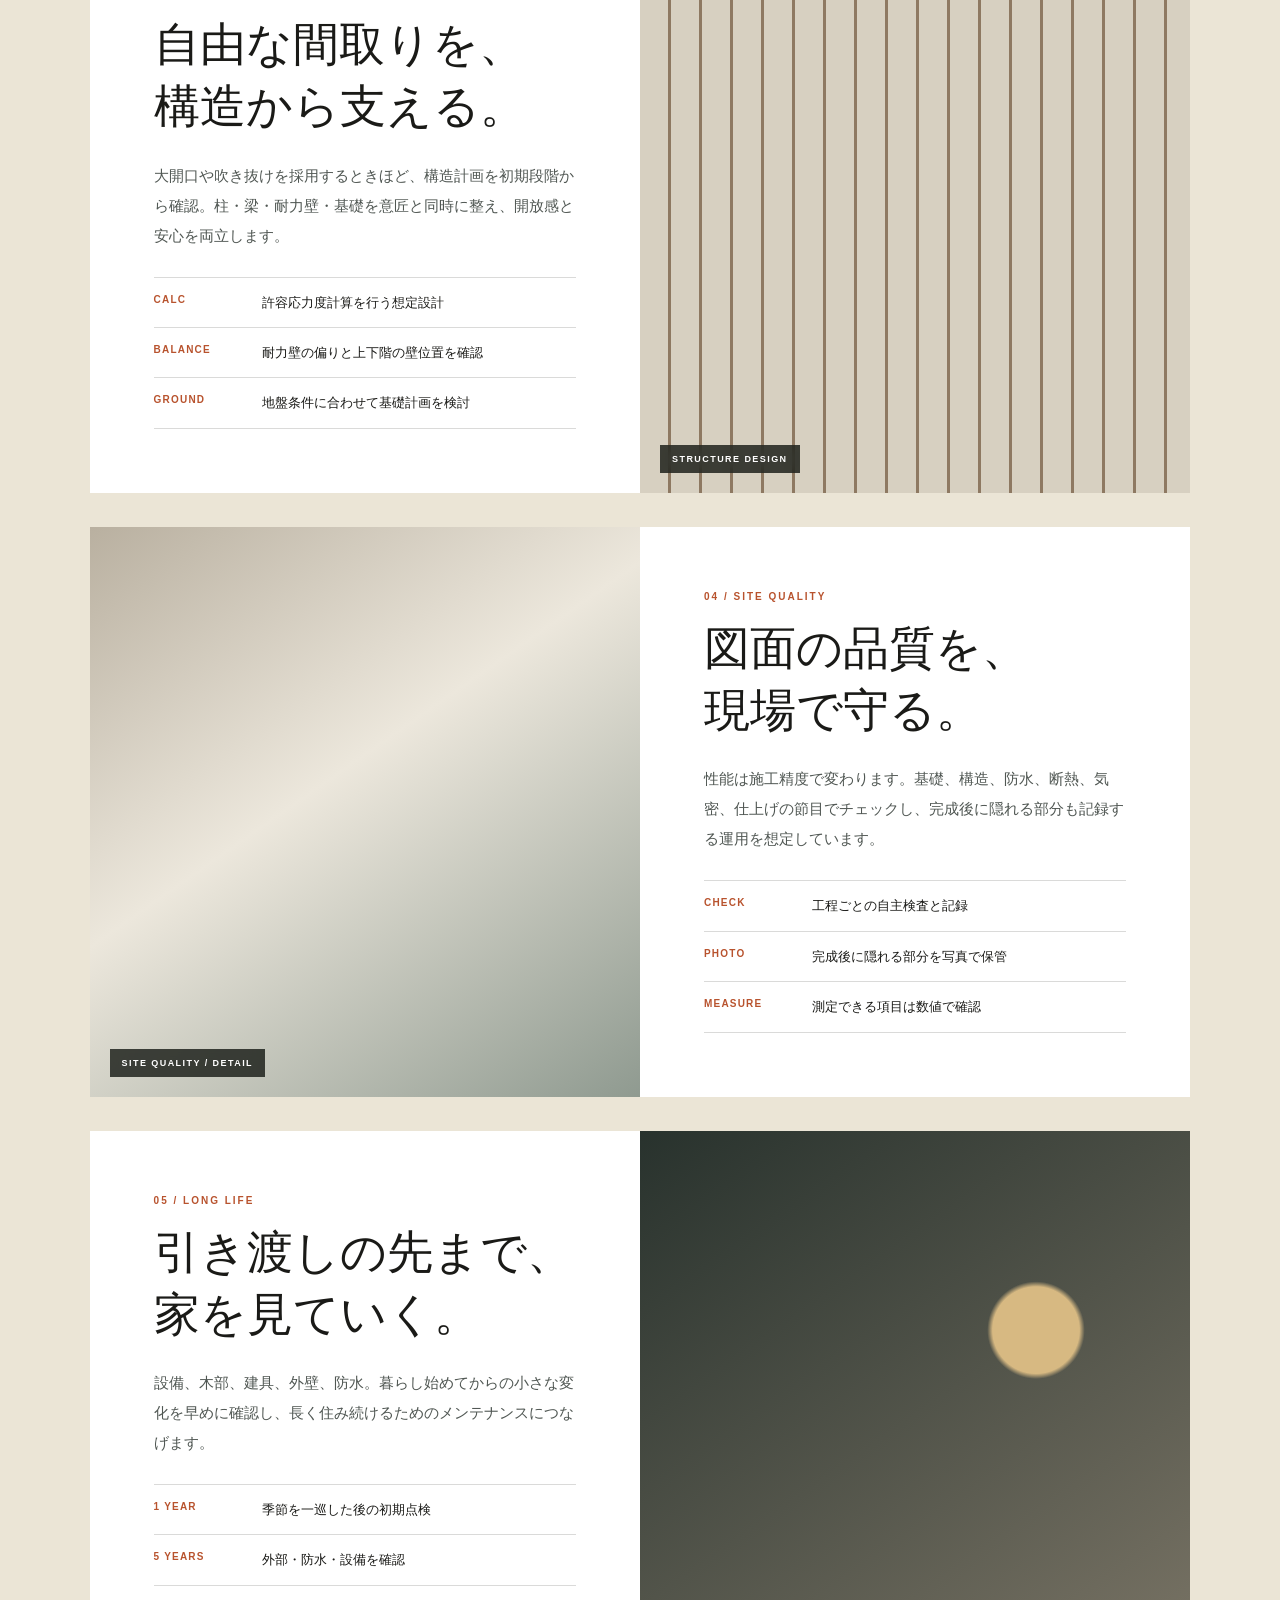
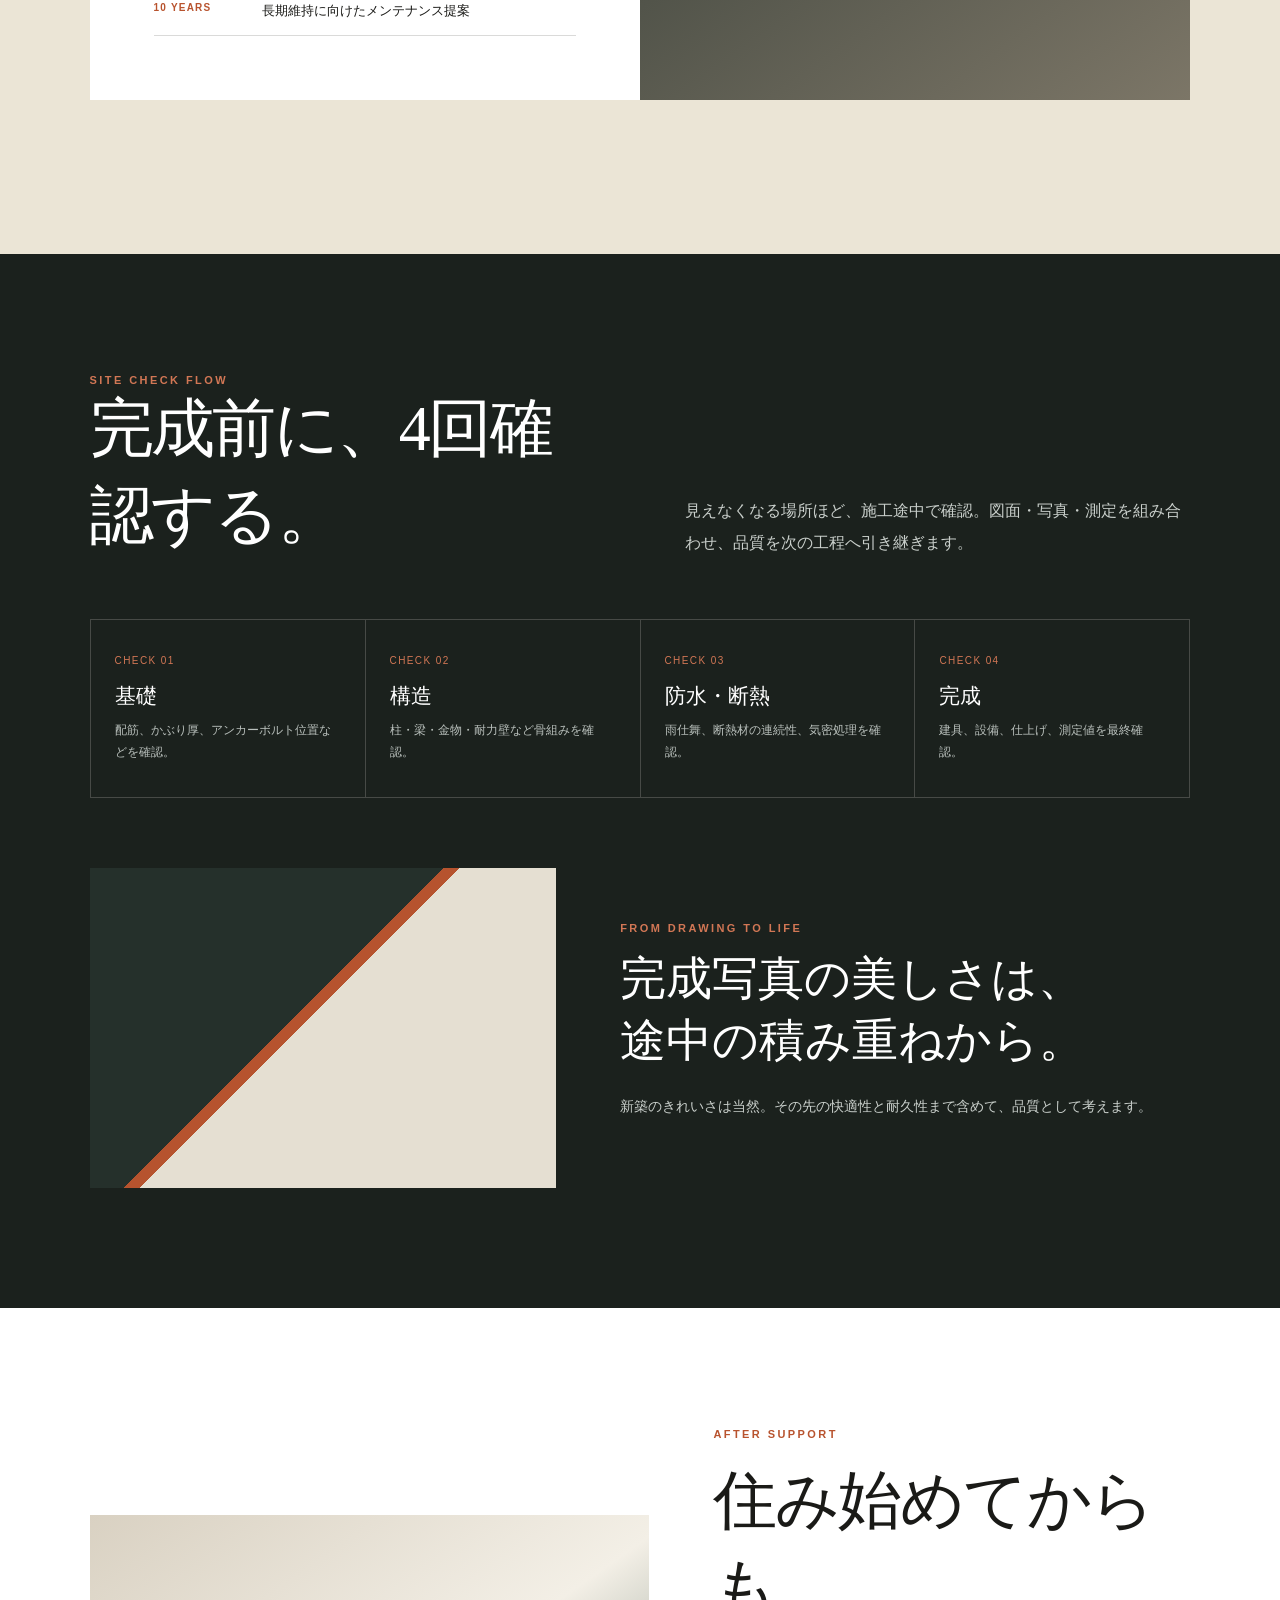
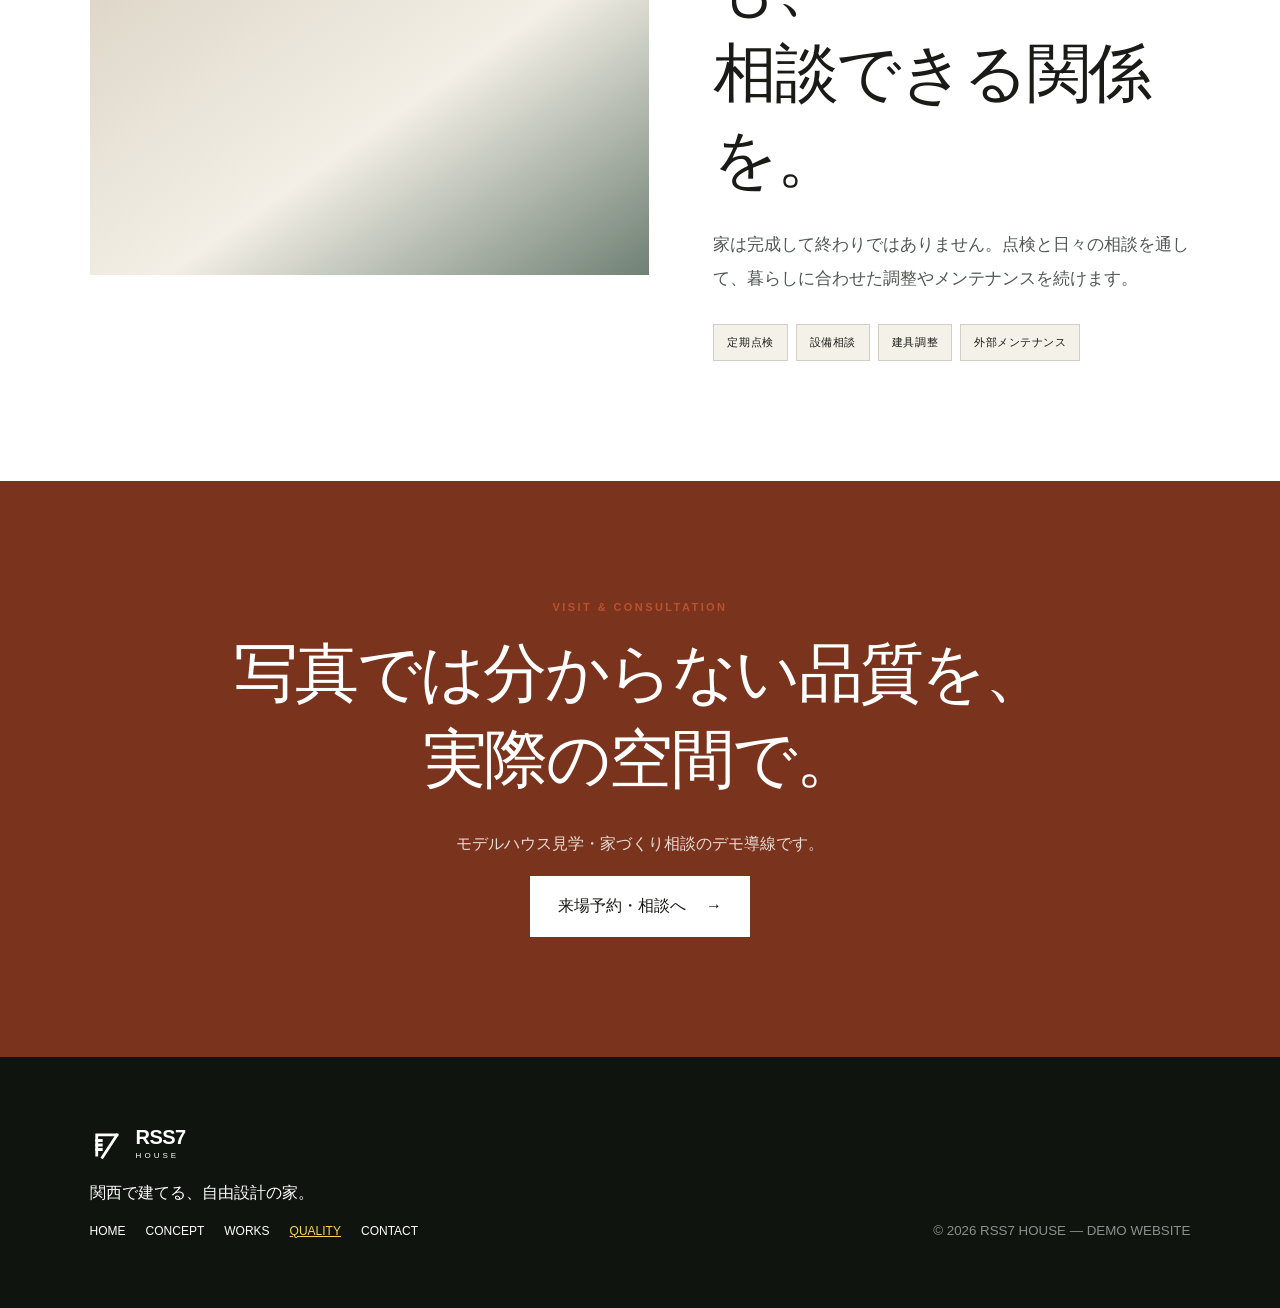
<file: quality.html>
<!doctype html>
<html lang="ja">
<head>
  <script>document.documentElement.classList.add('js')</script>
  <meta charset="utf-8">
  <meta name="viewport" content="width=device-width,initial-scale=1">
  <meta name="description" content="RSS7 HOUSEの素材・断熱・構造・施工・点検まで、新築注文住宅の品質設計を写真と基準で紹介するコンセプトデモページです。">
  <meta name="theme-color" content="#1A1A17">
  <title>QUALITY｜RSS7 HOUSE - 新築注文住宅の素材・性能・施工品質</title>
  <link rel="icon" href="assets/favicon.svg" type="image/svg+xml">
  <link rel="stylesheet" href="style.css?v=20260914b">
  <link rel="stylesheet" href="quality.css?v=20260914a">
</head>
<body>
  <svg class="mark-defs" aria-hidden="true" focusable="false">
    <symbol id="rss7-mark" viewBox="0 0 64 64">
      <path d="M12 14H48M12 14V50M48 14 22 54" />
      <path class="mark-ticks" d="M12 24H20M12 32H20M12 40H20" />
    </symbol>
  </svg>

  <div class="progress" aria-hidden="true"></div>
  <div class="demo-notice" role="region" aria-label="デモサイトに関する注記">CONCEPT DEMO — 掲載写真・性能目標・点検内容は架空のデモ情報です</div>
  <a class="skip" href="#main">本文へ移動</a>

  <header class="header" id="header">
    <a class="logo" href="index.html" aria-label="RSS7 HOUSE ホーム">
      <svg class="logo-mark" aria-hidden="true"><use href="#rss7-mark" /></svg>
      <span class="logo-type"><b>RSS7</b><i>HOUSE</i></span>
    </a>
    <div class="header-right">
      <a class="header-cta" href="contact.html">来場予約</a>
      <button class="menu-button" aria-label="メニューを開く" aria-expanded="false" aria-controls="mobile-menu"><span></span><span></span></button>
    </div>
  </header>

  <noscript>
    <nav class="noscript-nav" aria-label="メインナビゲーション（JavaScript無効時）">
      <a href="index.html">HOME</a><a href="concept.html">CONCEPT</a><a href="works.html">WORKS</a><a href="quality.html" aria-current="page">QUALITY</a><a href="contact.html">CONTACT</a>
    </nav>
  </noscript>

  <div class="mobile-menu" id="mobile-menu" aria-hidden="true" inert>
    <div class="mobile-menu-inner">
      <div class="mobile-menu-label">NAVIGATION</div>
      <nav aria-label="全画面ナビゲーション">
        <a href="index.html"><span class="nav-num">01</span> HOME</a>
        <a href="concept.html"><span class="nav-num">02</span> CONCEPT</a>
        <a href="works.html"><span class="nav-num">03</span> WORKS</a>
        <a href="quality.html" aria-current="page"><span class="nav-num">04</span> QUALITY</a>
        <a href="contact.html"><span class="nav-num">05</span> CONTACT</a>
      </nav>
    </div>
  </div>

  <main id="main">
    <section class="quality-hero-visual">
      <div class="page-banner-content">
        <p class="quality-kicker reveal-fade">04 / QUALITY STANDARD</p>
        <h1 class="reveal-mask"><span>美しい新築を、</span><br><span>見えない品質から。</span></h1>
        <p class="quality-lead reveal-fade">デザイン、断熱、構造、施工精度。完成した瞬間だけでなく、10年、20年先まで心地よく暮らせることを、家づくりの基準にします。</p>
      </div>
    </section>

    <section class="quality-summary section">
      <div class="quality-summary-grid">
        <div class="quality-summary-copy reveal-fade">
          <div class="section-label">OUR STANDARD</div>
          <h2>新築だからこそ、<br>最初から整える。</h2>
          <p>間取りを決めてから性能を足すのではなく、意匠・構造・温熱・設備を初期設計から同時に検討。図面上の性能を、施工と検査までつなげます。</p>
          <p class="quality-note">※ 以下の性能値・検査内容はコンセプトデモ用の基準例です。実際の仕様・保証を示すものではありません。</p>
        </div>
        <div class="quality-targets reveal-fade" aria-label="デモ性能目標">
          <div class="quality-target"><span>THERMAL / DEMO TARGET</span><strong>UA 0.46以下</strong><small>断熱性能の目標例</small></div>
          <div class="quality-target"><span>AIRTIGHT / DEMO TARGET</span><strong>C 0.5以下</strong><small>完成時気密測定の目標例</small></div>
          <div class="quality-target"><span>STRUCTURE / DEMO PLAN</span><strong>耐震等級3相当</strong><small>許容応力度計算を行う想定</small></div>
          <div class="quality-target"><span>MAINTENANCE / DEMO PLAN</span><strong>1・2・5・10年</strong><small>定期点検サイクルの例</small></div>
        </div>
      </div>
    </section>

    <section class="quality-chapters section" aria-labelledby="quality-five-title">
      <div class="section-head">
        <div><div class="section-label reveal-fade">FIVE QUALITY LAYERS</div><h2 id="quality-five-title" class="reveal-mask"><span>一棟を支える、5つの品質。</span></h2></div>
        <p class="reveal-fade">完成後には見えない部分まで。<br>新築住宅を5つの視点で組み立てます。</p>
      </div>

      <article class="quality-chapter">
        <div class="quality-chapter-media reveal-image"><img src="assets/living-fireplace.webp" loading="lazy" decoding="async" alt="木質感のある新築住宅のリビングイメージ"></div>
        <div class="quality-chapter-body reveal-fade">
          <span class="quality-chapter-num">01 / MATERIAL</span>
          <h3>手に触れる場所から、<br>素材を選ぶ。</h3>
          <p>床、壁、建具、造作家具。毎日触れる場所は、見た目だけでなく肌触り、耐久性、補修性まで比較。長く使うほど馴染む素材を適材適所で選びます。</p>
          <ul class="quality-points"><li><b>FLOOR</b><span>質感とメンテナンス性を比較</span></li><li><b>WALL</b><span>左官・塗装・クロスを空間ごとに選定</span></li><li><b>DETAIL</b><span>見切り・巾木・建具まで寸法を整理</span></li></ul>
        </div>
      </article>

      <article class="quality-chapter">
        <div class="quality-chapter-media quality-media-thermal" aria-hidden="true"></div>
        <div class="quality-chapter-body reveal-fade">
          <span class="quality-chapter-num">02 / COMFORT</span>
          <h3>断熱は、<br>体感のために。</h3>
          <p>UA値だけを追うのではなく、窓の方位、庇、日射、風の通り道、空調まで一体で設計。夏と冬の両方を想定して、設備に頼りすぎない室内環境を目指します。</p>
          <ul class="quality-points"><li><b>WINDOW</b><span>方位と日射条件に合わせた開口計画</span></li><li><b>INSULATION</b><span>屋根・壁・基礎の断熱ラインを連続させる</span></li><li><b>VENTILATION</b><span>換気と空調を間取りと同時に検討</span></li></ul>
        </div>
      </article>

      <article class="quality-chapter quality-chapter-newbuild">
        <div class="quality-chapter-media quality-media-structure" aria-hidden="true"><span class="photo-badge">STRUCTURE DESIGN</span></div>
        <div class="quality-chapter-body reveal-fade">
          <span class="quality-chapter-num">03 / STRUCTURE</span>
          <h3>自由な間取りを、<br>構造から支える。</h3>
          <p>大開口や吹き抜けを採用するときほど、構造計画を初期段階から確認。柱・梁・耐力壁・基礎を意匠と同時に整え、開放感と安心を両立します。</p>
          <ul class="quality-points"><li><b>CALC</b><span>許容応力度計算を行う想定設計</span></li><li><b>BALANCE</b><span>耐力壁の偏りと上下階の壁位置を確認</span></li><li><b>GROUND</b><span>地盤条件に合わせて基礎計画を検討</span></li></ul>
        </div>
      </article>

      <article class="quality-chapter">
        <div class="quality-chapter-media quality-media-site" aria-hidden="true"><span class="photo-badge">SITE QUALITY / DETAIL</span></div>
        <div class="quality-chapter-body reveal-fade">
          <span class="quality-chapter-num">04 / SITE QUALITY</span>
          <h3>図面の品質を、<br>現場で守る。</h3>
          <p>性能は施工精度で変わります。基礎、構造、防水、断熱、気密、仕上げの節目でチェックし、完成後に隠れる部分も記録する運用を想定しています。</p>
          <ul class="quality-points"><li><b>CHECK</b><span>工程ごとの自主検査と記録</span></li><li><b>PHOTO</b><span>完成後に隠れる部分を写真で保管</span></li><li><b>MEASURE</b><span>測定できる項目は数値で確認</span></li></ul>
        </div>
      </article>

      <article class="quality-chapter">
        <div class="quality-chapter-media quality-media-life" aria-hidden="true"></div>
        <div class="quality-chapter-body reveal-fade">
          <span class="quality-chapter-num">05 / LONG LIFE</span>
          <h3>引き渡しの先まで、<br>家を見ていく。</h3>
          <p>設備、木部、建具、外壁、防水。暮らし始めてからの小さな変化を早めに確認し、長く住み続けるためのメンテナンスにつなげます。</p>
          <ul class="quality-points"><li><b>1 YEAR</b><span>季節を一巡した後の初期点検</span></li><li><b>5 YEARS</b><span>外部・防水・設備を確認</span></li><li><b>10 YEARS</b><span>長期維持に向けたメンテナンス提案</span></li></ul>
        </div>
      </article>
    </section>

    <section class="quality-flow section" aria-labelledby="flow-title">
      <div class="quality-flow-head">
        <div><div class="section-label reveal-fade">SITE CHECK FLOW</div><h2 id="flow-title" class="reveal-mask"><span>完成前に、4回確認する。</span></h2></div>
        <p class="reveal-fade">見えなくなる場所ほど、施工途中で確認。図面・写真・測定を組み合わせ、品質を次の工程へ引き継ぎます。</p>
      </div>
      <div class="quality-steps reveal-fade">
        <div class="quality-step"><span>CHECK 01</span><h4>基礎</h4><p>配筋、かぶり厚、アンカーボルト位置などを確認。</p></div>
        <div class="quality-step"><span>CHECK 02</span><h4>構造</h4><p>柱・梁・金物・耐力壁など骨組みを確認。</p></div>
        <div class="quality-step"><span>CHECK 03</span><h4>防水・断熱</h4><p>雨仕舞、断熱材の連続性、気密処理を確認。</p></div>
        <div class="quality-step"><span>CHECK 04</span><h4>完成</h4><p>建具、設備、仕上げ、測定値を最終確認。</p></div>
      </div>
      <div class="quality-proof">
        <div class="quality-proof-visual" aria-hidden="true"></div>
        <div class="quality-proof-copy reveal-fade"><div class="section-label">FROM DRAWING TO LIFE</div><h3>完成写真の美しさは、<br>途中の積み重ねから。</h3><p>新築のきれいさは当然。その先の快適性と耐久性まで含めて、品質として考えます。</p></div>
      </div>
    </section>

    <section class="quality-after section">
      <div class="quality-after-grid">
        <div class="quality-after-visual" aria-hidden="true"></div>
        <div class="quality-after-copy reveal-fade"><div class="section-label">AFTER SUPPORT</div><h2>住み始めてからも、<br>相談できる関係を。</h2><p>家は完成して終わりではありません。点検と日々の相談を通して、暮らしに合わせた調整やメンテナンスを続けます。</p><div class="quality-after-list"><span>定期点検</span><span>設備相談</span><span>建具調整</span><span>外部メンテナンス</span></div></div>
      </div>
    </section>

    <section class="quality-cta section">
      <div class="section-label">VISIT &amp; CONSULTATION</div><h2>写真では分からない品質を、<br>実際の空間で。</h2><p>モデルハウス見学・家づくり相談のデモ導線です。</p><a class="button primary" href="contact.html">来場予約・相談へ <span>→</span></a>
    </section>
  </main>

  <footer>
    <div><a class="logo" href="index.html" aria-label="RSS7 HOUSE ホーム"><svg class="logo-mark" aria-hidden="true"><use href="#rss7-mark" /></svg><span class="logo-type"><b>RSS7</b><i>HOUSE</i></span></a><p>関西で建てる、自由設計の家。</p><nav class="footer-nav" aria-label="フッターナビゲーション"><a href="index.html">HOME</a><a href="concept.html">CONCEPT</a><a href="works.html">WORKS</a><a href="quality.html" aria-current="page">QUALITY</a><a href="contact.html">CONTACT</a></nav></div>
    <small>© 2026 RSS7 HOUSE — DEMO WEBSITE</small>
  </footer>
  <script src="script.js?v=20260910b"></script>
</body>
</html>
</file>
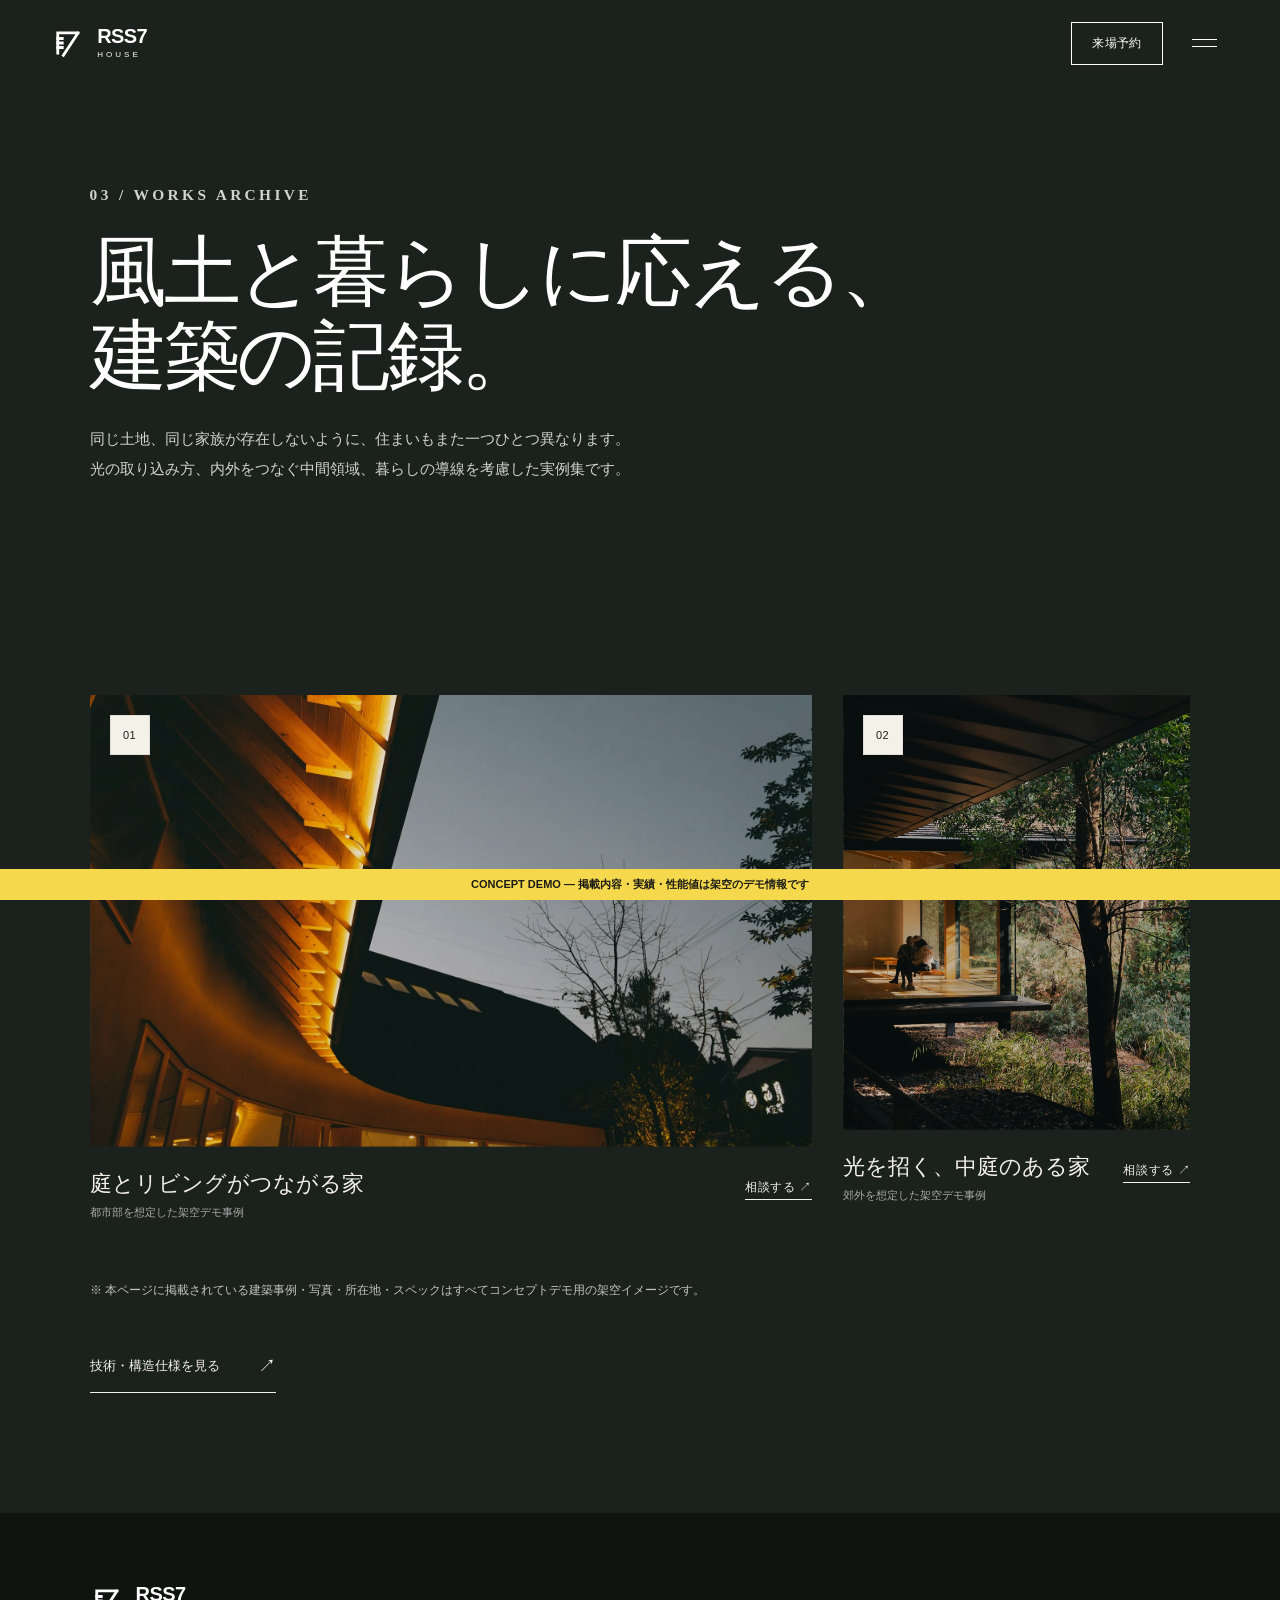
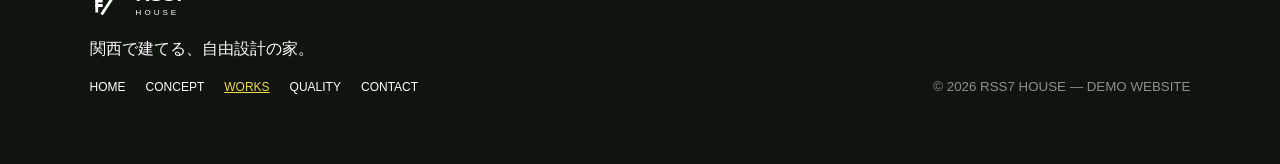
<file: works.html>
<!doctype html>
<html lang="ja">
<head>
  <script>document.documentElement.classList.add('js')</script>
  <meta charset="utf-8">
  <meta name="viewport" content="width=device-width,initial-scale=1">
  <meta name="description" content="RSS7 HOUSEの施工事例ギャラリー。光と風、素材と寸法の調和を描いた関西の住まい実例デモです。">
  <meta name="theme-color" content="#1A1A17">
  <title>WORKS｜RSS7 HOUSE - 施工事例・建築実績</title>
  <link rel="icon" href="assets/favicon.svg" type="image/svg+xml">
  <link rel="stylesheet" href="style.css?v=20260914b">
</head>
<body>
  <svg class="mark-defs" aria-hidden="true" focusable="false">
    <symbol id="rss7-mark" viewBox="0 0 64 64">
      <path d="M12 14H48M12 14V50M48 14 22 54" />
      <path class="mark-ticks" d="M12 24H20M12 32H20M12 40H20" />
    </symbol>
  </svg>
  <div class="progress" aria-hidden="true"></div>
  <div class="demo-notice" role="region" aria-label="デモサイトに関する注記">CONCEPT DEMO — 掲載内容・実績・性能値は架空のデモ情報です</div>
  <a class="skip" href="#main">本文へ移動</a>
  <header class="header" id="header">
    <a class="logo" href="index.html" aria-label="RSS7 HOUSE ホーム"><svg class="logo-mark" aria-hidden="true"><use href="#rss7-mark" /></svg><span class="logo-type"><b>RSS7</b><i>HOUSE</i></span></a>
    <div class="header-right"><a class="header-cta" href="contact.html">来場予約</a><button class="menu-button" aria-label="メニューを開く" aria-expanded="false" aria-controls="mobile-menu"><span></span><span></span></button></div>
  </header>
  <noscript><nav class="noscript-nav" aria-label="メインナビゲーション（JavaScript無効時）"><a href="index.html">HOME</a><a href="concept.html">CONCEPT</a><a href="works.html" aria-current="page">WORKS</a><a href="quality.html">QUALITY</a><a href="contact.html">CONTACT</a></nav></noscript>
  <div class="mobile-menu" id="mobile-menu" aria-hidden="true" inert><div class="mobile-menu-inner"><div class="mobile-menu-label">NAVIGATION</div><nav aria-label="全画面ナビゲーション"><a href="index.html"><span class="nav-num">01</span> HOME</a><a href="concept.html"><span class="nav-num">02</span> CONCEPT</a><a href="works.html" aria-current="page"><span class="nav-num">03</span> WORKS</a><a href="quality.html"><span class="nav-num">04</span> QUALITY</a><a href="contact.html"><span class="nav-num">05</span> CONTACT</a></nav></div></div>
  <main id="main">
    <section class="page-banner"><div class="page-banner-content"><p class="eyebrow">03 / WORKS ARCHIVE</p><h1 class="reveal-mask"><span>風土と暮らしに応える、</span><br><span>建築の記録。</span></h1><p class="reveal-fade">同じ土地、同じ家族が存在しないように、住まいもまた一つひとつ異なります。<br>光の取り込み方、内外をつなぐ中間領域、暮らしの導線を考慮した実例集です。</p></div></section>
    <section class="works section">
      <div class="project-grid">
        <article class="project project-main reveal-image"><div class="project-image works-image-one"><span class="project-index">01</span></div><div class="project-meta"><div><h3>庭とリビングがつながる家</h3><p>都市部を想定した架空デモ事例</p></div><a class="project-link" href="contact.html" aria-label="庭とリビングがつながる家について問い合わせる">相談する <span>↗</span></a></div></article>
        <article class="project reveal-image"><div class="project-image works-image-two"><span class="project-index">02</span></div><div class="project-meta"><div><h3>光を招く、中庭のある家</h3><p>郊外を想定した架空デモ事例</p></div><a class="project-link" href="contact.html" aria-label="光を招く中庭のある家について問い合わせる">相談する <span>↗</span></a></div></article>
      </div>
      <div style="margin-top:60px" class="reveal-fade"><p class="demo-footnote">※ 本ページに掲載されている建築事例・写真・所在地・スペックはすべてコンセプトデモ用の架空イメージです。</p><div style="margin-top:40px"><a class="text-link" href="quality.html">技術・構造仕様を見る <span>↗</span></a></div></div>
    </section>
  </main>
  <footer><div><a class="logo" href="index.html" aria-label="RSS7 HOUSE ホーム"><svg class="logo-mark" aria-hidden="true"><use href="#rss7-mark" /></svg><span class="logo-type"><b>RSS7</b><i>HOUSE</i></span></a><p>関西で建てる、自由設計の家。</p><nav class="footer-nav" aria-label="フッターナビゲーション"><a href="index.html">HOME</a><a href="concept.html">CONCEPT</a><a href="works.html" aria-current="page">WORKS</a><a href="quality.html">QUALITY</a><a href="contact.html">CONTACT</a></nav></div><small>© 2026 RSS7 HOUSE — DEMO WEBSITE</small></footer>
  <script src="script.js?v=20260910b"></script>
</body>
</html>
</file>
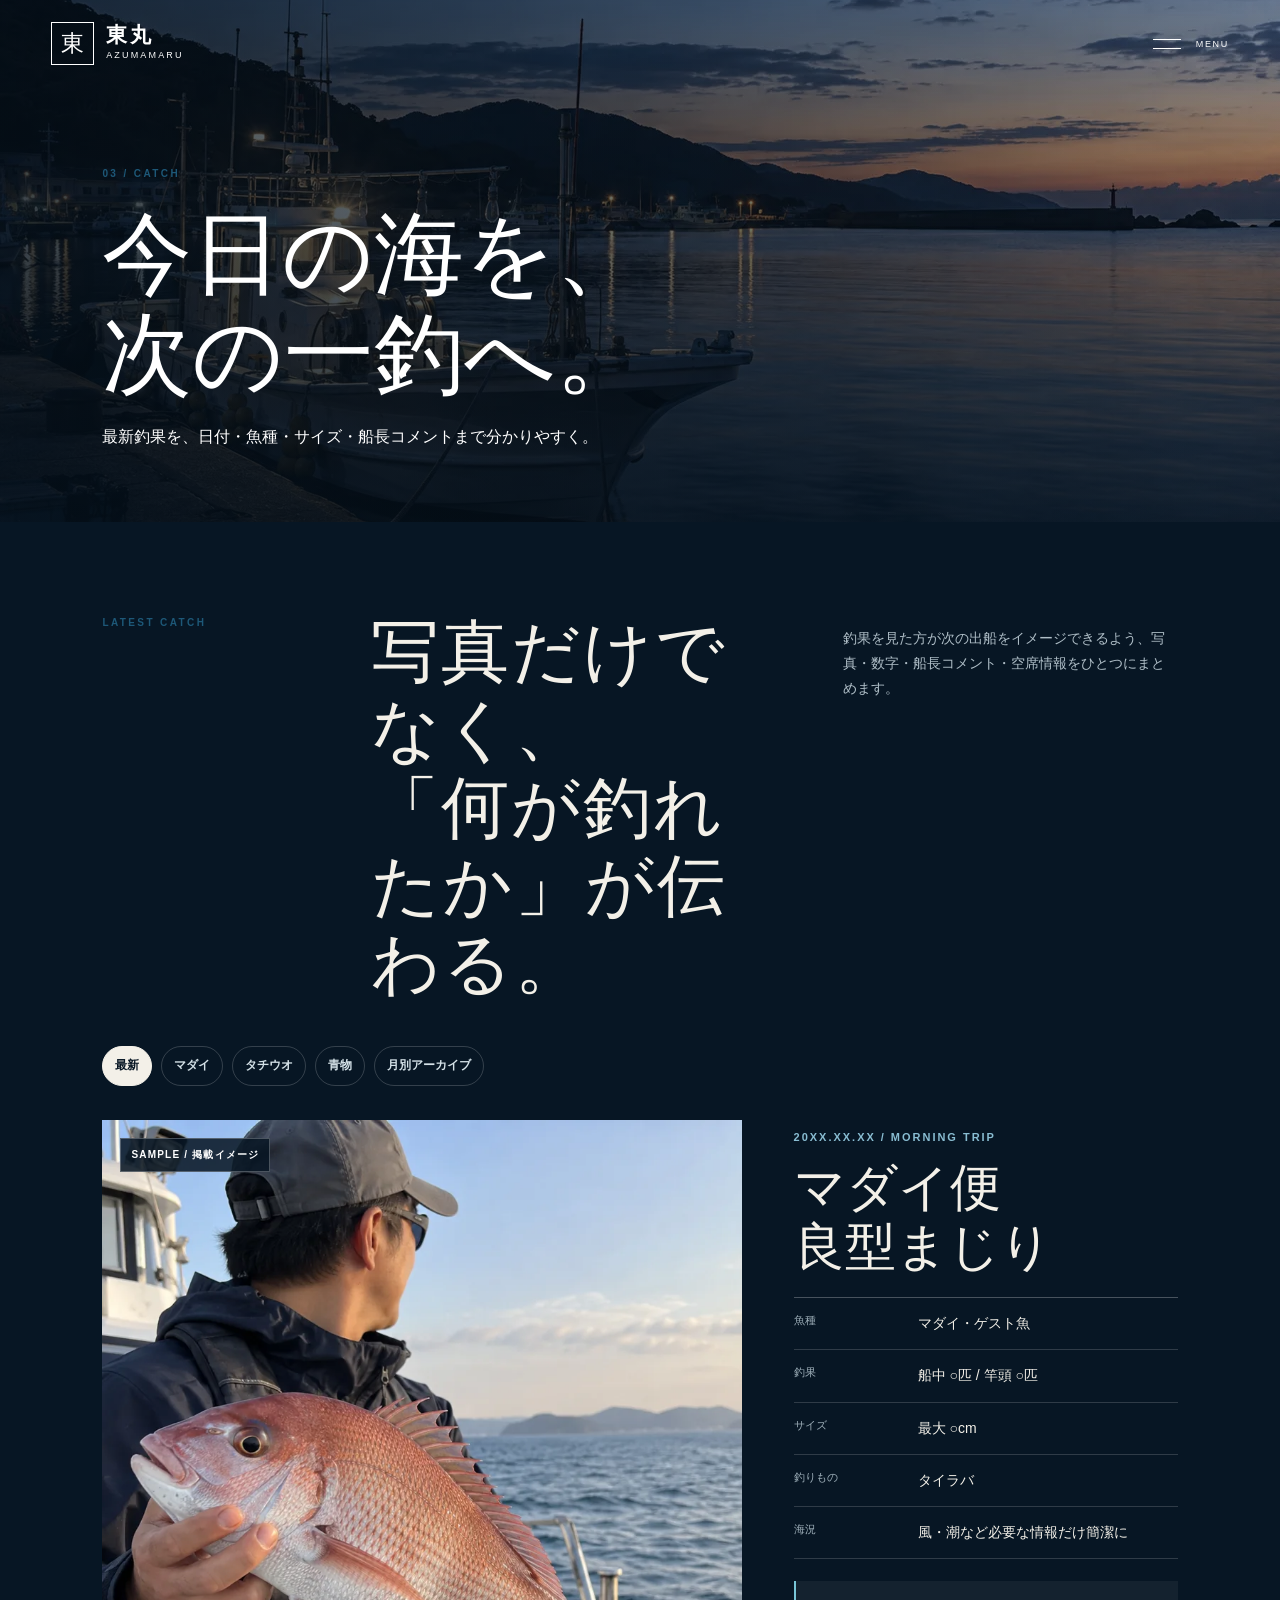
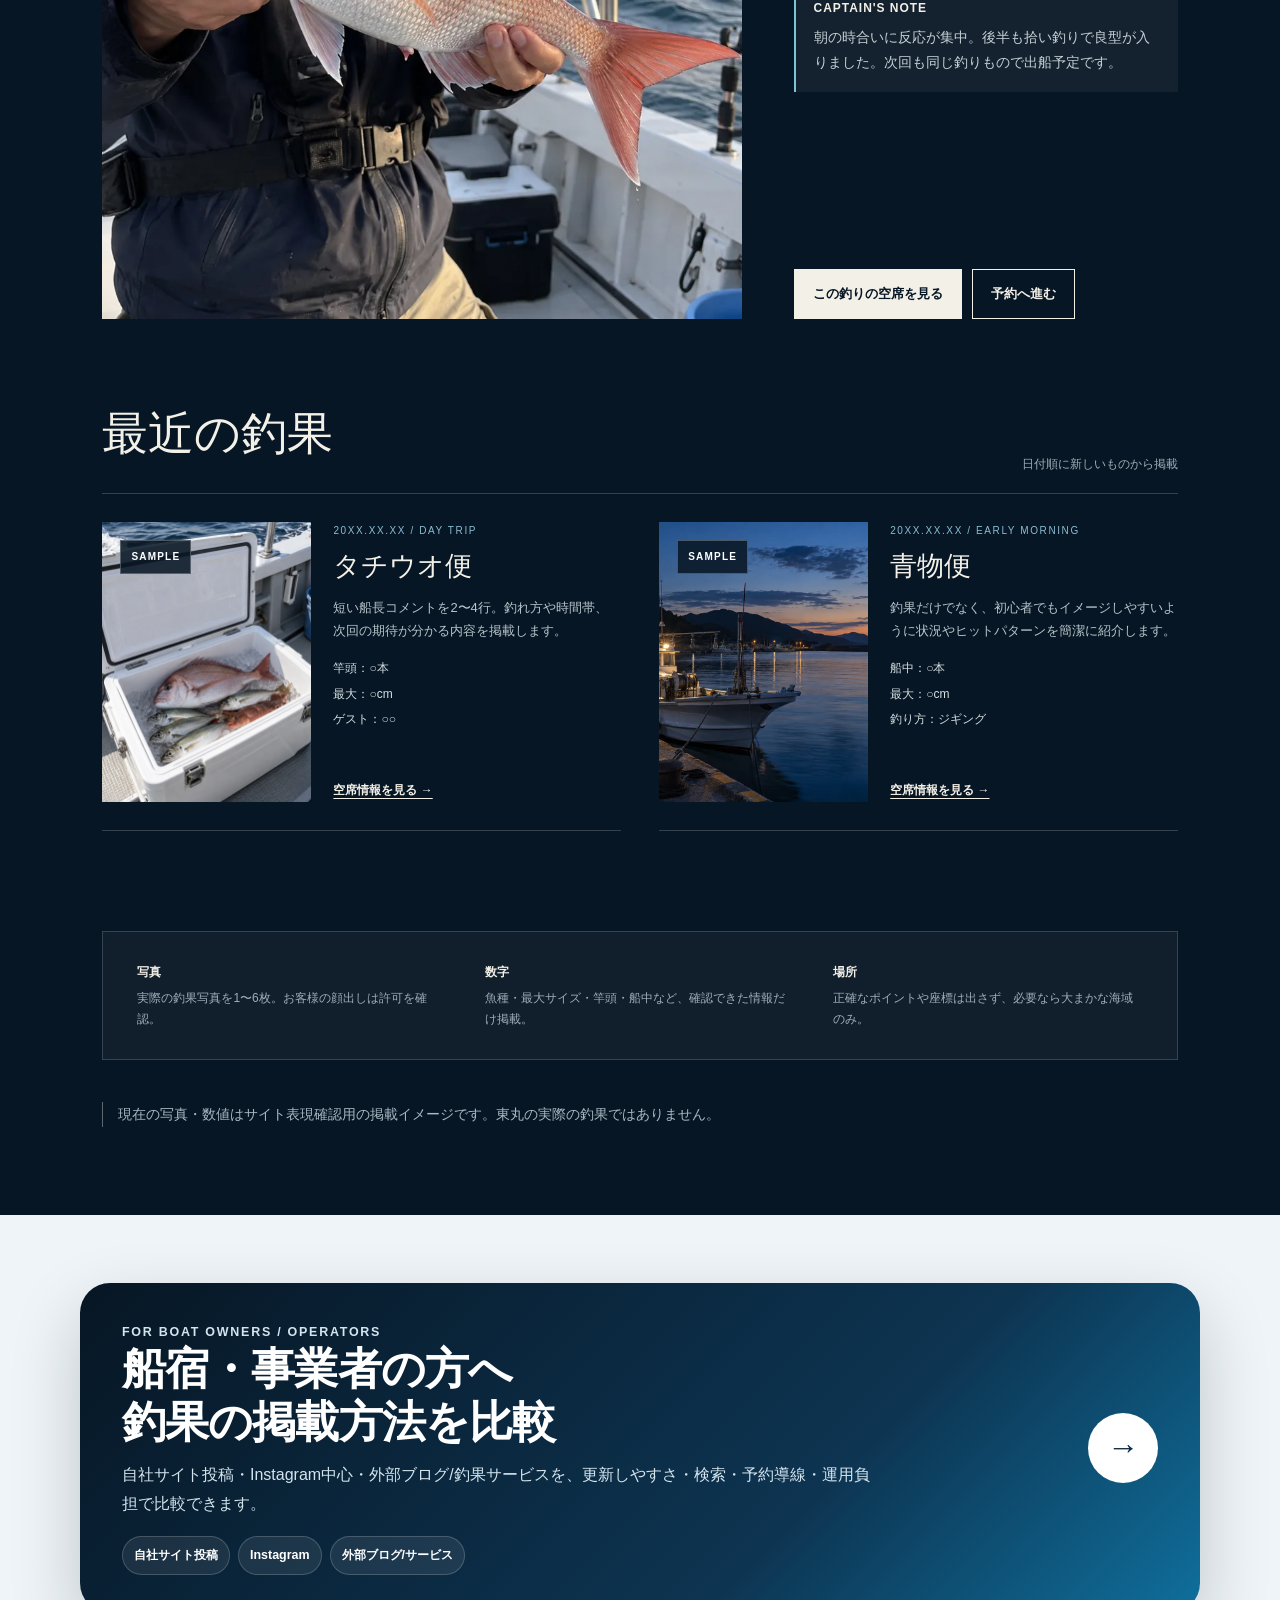
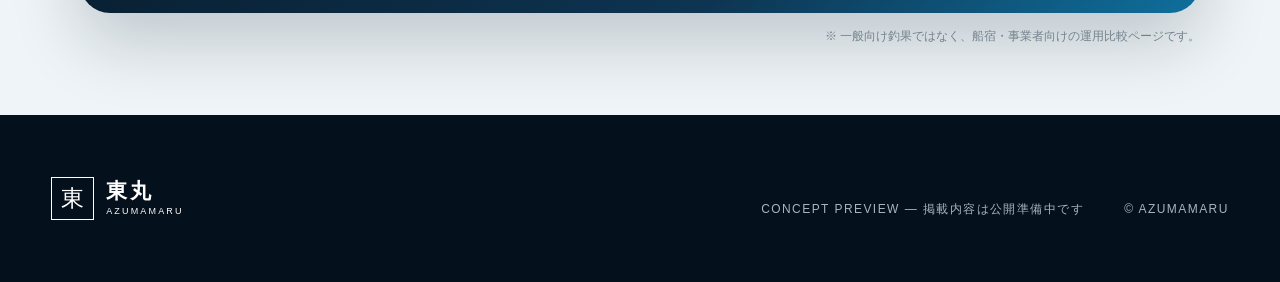
<file: higashimaru/catch.html>
<!doctype html>
<html lang="ja">
<head>
<meta charset="utf-8">
<meta name="viewport" content="width=device-width,initial-scale=1,viewport-fit=cover">
<meta name="theme-color" content="#071624">
<title>釣果｜東丸 AZUMAMARU</title>
<link rel="stylesheet" href="style.css?v=5">
<style>
.catch-page-main{background:#071624;color:#f3f0e8}.catch-intro{padding-top:92px;padding-bottom:42px}.catch-intro-grid{display:grid;grid-template-columns:.55fr 1.1fr .9fr;gap:clamp(24px,5vw,72px);align-items:start}.catch-intro h2{margin:0;font-family:"Yu Mincho","Hiragino Mincho ProN",serif;font-size:clamp(38px,5.3vw,72px);font-weight:500;line-height:1.15}.catch-intro p:last-child{margin:12px 0 0;color:#afbec7;font-size:14px;max-width:460px}.catch-filter{display:flex;flex-wrap:wrap;gap:9px;padding:0 clamp(20px,8vw,128px) 34px}.catch-filter span{padding:8px 12px;border:1px solid rgba(255,255,255,.18);border-radius:999px;color:#d4e1e7;font-size:12px;font-weight:700}.catch-filter .active{background:#f3f0e8;color:#071624;border-color:#f3f0e8}.catch-feature{display:grid;grid-template-columns:minmax(0,1.25fr) minmax(320px,.75fr);gap:clamp(28px,4vw,58px);padding:0 clamp(20px,8vw,128px) 64px;align-items:stretch}.catch-feature-media{position:relative;min-height:560px;overflow:hidden;background:#0d2435}.catch-feature-media img{height:100%;object-fit:cover}.sample-chip{position:absolute;left:18px;top:18px;padding:7px 10px;background:rgba(7,22,36,.86);border:1px solid rgba(255,255,255,.25);color:#fff;font-size:10px;font-weight:800;letter-spacing:.12em}.catch-feature-body{display:flex;flex-direction:column;padding:8px 0 0}.catch-date{margin:0;color:#89bdd2;font-size:11px;font-weight:800;letter-spacing:.18em}.catch-feature-body h2{margin:12px 0 20px;font-family:"Yu Mincho","Hiragino Mincho ProN",serif;font-size:clamp(35px,4vw,58px);font-weight:500;line-height:1.15}.catch-facts{margin:0;border-top:1px solid rgba(255,255,255,.26)}.catch-facts div{display:grid;grid-template-columns:108px 1fr;gap:16px;padding:13px 0;border-bottom:1px solid rgba(255,255,255,.16)}.catch-facts dt{font-size:11px;color:#9fb0ba}.catch-facts dd{margin:0;font-size:14px}.captain-note{margin:22px 0 0;padding:17px 18px;border-left:2px solid #78c5d7;background:rgba(255,255,255,.05)}.captain-note b{display:block;margin-bottom:5px;font-size:12px;letter-spacing:.08em}.captain-note p{margin:0;color:#c4d0d6;font-size:14px}.catch-feature-actions{display:flex;gap:10px;flex-wrap:wrap;margin-top:auto;padding-top:28px}.catch-btn{display:inline-flex;align-items:center;justify-content:center;min-height:50px;padding:12px 18px;border:1px solid #f3f0e8;font-size:13px;font-weight:800}.catch-btn.primary{background:#f3f0e8;color:#071624}.catch-btn:hover,.catch-btn:focus-visible{opacity:.86}.catch-list{padding:10px clamp(20px,8vw,128px) 100px}.catch-list-head{display:flex;align-items:end;justify-content:space-between;gap:20px;margin-bottom:28px;border-bottom:1px solid rgba(255,255,255,.18);padding-bottom:17px}.catch-list-head h2{margin:0;font-family:"Yu Mincho","Hiragino Mincho ProN",serif;font-size:clamp(29px,4vw,46px);font-weight:500}.catch-list-head p{margin:0;color:#9fadb5;font-size:12px}.catch-cards{display:grid;grid-template-columns:repeat(2,minmax(0,1fr));gap:clamp(24px,3vw,42px)}.catch-card{display:grid;grid-template-columns:minmax(160px,.8fr) 1.1fr;gap:22px;border-bottom:1px solid rgba(255,255,255,.18);padding-bottom:28px}.catch-card-media{position:relative;min-height:280px;overflow:hidden;background:#0d2435}.catch-card-media img{height:100%;object-fit:cover}.catch-card-body{display:flex;flex-direction:column}.catch-card-body small{color:#89bdd2;font-size:10px;letter-spacing:.16em}.catch-card-body h3{margin:10px 0 12px;font-family:"Yu Mincho","Hiragino Mincho ProN",serif;font-size:27px;font-weight:500;line-height:1.25}.catch-card-body p{margin:0;color:#b7c4ca;font-size:13px}.catch-card-meta{display:grid;gap:4px;margin-top:16px;color:#d5dfe3;font-size:12px}.catch-card-link{margin-top:auto;padding-top:18px;font-size:12px;font-weight:800;text-decoration:underline;text-underline-offset:4px}.catch-rule{padding:0 clamp(20px,8vw,128px) 88px}.catch-rule-box{display:grid;grid-template-columns:1fr 1fr 1fr;gap:14px;padding:22px;border:1px solid rgba(255,255,255,.16);background:rgba(255,255,255,.04)}.catch-rule-box div{padding:8px 12px}.catch-rule-box b{display:block;margin-bottom:5px;font-size:12px}.catch-rule-box span{display:block;color:#9eafb8;font-size:12px;line-height:1.7}.catch-client-link{padding:68px 24px;background:#eef4f7;color:#071624}.catch-client-card{max-width:1120px;margin:0 auto;display:grid;grid-template-columns:1.5fr auto;gap:32px;align-items:center;padding:38px 42px;border-radius:30px;background:linear-gradient(135deg,#071624 0%,#0d3451 65%,#0f6f9c 100%);color:#fff;box-shadow:0 28px 70px rgba(7,22,36,.2);transition:transform .22s ease,box-shadow .22s ease}.catch-client-card:hover{transform:translateY(-4px);box-shadow:0 34px 86px rgba(7,22,36,.26)}.catch-client-kicker{margin:0 0 8px;color:#8fe4f0;font-size:.78rem;font-weight:900;letter-spacing:.14em}.catch-client-card h2{margin:0 0 12px;font-family:inherit;font-size:clamp(1.65rem,3.5vw,2.75rem);line-height:1.2;letter-spacing:-.02em}.catch-client-card p{margin:0;color:#d4e5ee;max-width:760px}.catch-client-options{display:flex;gap:8px;flex-wrap:wrap;margin-top:18px}.catch-client-options span{padding:7px 11px;border-radius:999px;border:1px solid rgba(255,255,255,.18);background:rgba(255,255,255,.08);font-size:.78rem;font-weight:800}.catch-client-arrow{width:70px;height:70px;border-radius:50%;display:grid;place-items:center;background:#fff;color:#0b2a43;font-size:2rem;font-weight:800}.catch-client-note{max-width:1120px;margin:12px auto 0;color:#73828d;font-size:.78rem;text-align:right}@media(max-width:980px){.catch-intro-grid{grid-template-columns:1fr}.catch-feature{grid-template-columns:1fr}.catch-feature-media{min-height:460px}.catch-cards{grid-template-columns:1fr}.catch-rule-box{grid-template-columns:1fr}}@media(max-width:700px){.catch-intro{padding-top:68px}.catch-feature-media{min-height:390px}.catch-card{grid-template-columns:1fr}.catch-card-media{min-height:330px}.catch-client-link{padding:46px 16px}.catch-client-card{grid-template-columns:1fr;padding:28px 24px;border-radius:24px}.catch-client-arrow{width:56px;height:56px;font-size:1.6rem}.catch-client-note{text-align:left}}
</style>
<style>
.mobile-quickbar{display:none}
@media(max-width:760px){
  .mobile-quickbar{position:fixed;z-index:80;left:12px;right:12px;bottom:12px;display:grid;grid-template-columns:1fr 1fr;gap:8px;padding:8px;border-radius:18px;background:rgba(243,240,232,.96);box-shadow:0 14px 40px rgba(7,22,36,.25);backdrop-filter:blur(14px)}
  .mobile-quickbar a{display:grid;place-items:center;min-height:48px;border:1px solid #0b1b26;border-radius:12px;color:#0b1b26;background:#f3f0e8;font-size:13px;font-weight:800}
  .mobile-quickbar a:last-child{background:#0b1b26;color:#fff}
}
</style></head>
<body class="dark-page">
<a class="skip-link" href="#main">本文へ移動</a>
<a class="hero-brand brand" href="index.html" data-hero-brand><span class="brand-mark">東</span><span><b>東丸</b><small>AZUMAMARU</small></span></a>
<button class="hero-menu-button" type="button" aria-expanded="false" aria-controls="mobile-menu" data-menu-button data-hero-menu><span class="sr-only">メニューを開く</span><i></i><i></i><span>MENU</span></button>
<header class="site-header" data-header><a class="brand" href="index.html"><span class="brand-mark">東</span><span><b>東丸</b><small>AZUMAMARU</small></span></a><nav class="desktop-nav"><a href="index.html">トップ</a><a href="schedule.html">空席情報</a><a href="catch.html" aria-current="page">釣果</a><a href="guide.html">船上体験・初めての方</a><a class="nav-cta" href="reservation.html">ご予約</a></nav><button class="menu-button" type="button" aria-expanded="false" aria-controls="mobile-menu" data-menu-button><span class="sr-only">メニューを開く</span><i></i><i></i></button></header>
<nav class="mobile-menu" id="mobile-menu" aria-hidden="true" data-mobile-menu><a href="index.html"><span>01</span>トップ</a><a href="schedule.html"><span>02</span>空席情報</a><a href="catch.html"><span>03</span>釣果</a><a href="guide.html"><span>04</span>船上体験・初めての方</a><a href="reservation.html"><span>05</span>ご予約</a></nav>
<main id="main">
<section class="page-hero page-hero-catch"><div><p class="section-index">03 / CATCH</p><h1>今日の海を、<br>次の一釣へ。</h1><p>最新釣果を、日付・魚種・サイズ・船長コメントまで分かりやすく。</p></div></section>
<section class="catch-page-main">
<section class="section catch-intro"><div class="catch-intro-grid"><p class="section-index">LATEST CATCH</p><h2>写真だけでなく、<br>「何が釣れたか」が伝わる。</h2><p>釣果を見た方が次の出船をイメージできるよう、写真・数字・船長コメント・空席情報をひとつにまとめます。</p></div></section>
<div class="catch-filter" aria-label="釣果の分類イメージ"><span class="active">最新</span><span>マダイ</span><span>タチウオ</span><span>青物</span><span>月別アーカイブ</span></div>
<section class="catch-feature" aria-label="最新釣果の掲載イメージ">
<div class="catch-feature-media reveal"><img src="media/catch-angler.webp" width="900" height="1125" alt="船上で魚を持つ釣り人の釣果掲載イメージ"><span class="sample-chip">SAMPLE / 掲載イメージ</span></div>
<div class="catch-feature-body reveal"><p class="catch-date">20XX.XX.XX / MORNING TRIP</p><h2>マダイ便<br>良型まじり</h2><dl class="catch-facts"><div><dt>魚種</dt><dd>マダイ・ゲスト魚</dd></div><div><dt>釣果</dt><dd>船中 ○匹 / 竿頭 ○匹</dd></div><div><dt>サイズ</dt><dd>最大 ○cm</dd></div><div><dt>釣りもの</dt><dd>タイラバ</dd></div><div><dt>海況</dt><dd>風・潮など必要な情報だけ簡潔に</dd></div></dl><div class="captain-note"><b>CAPTAIN'S NOTE</b><p>朝の時合いに反応が集中。後半も拾い釣りで良型が入りました。次回も同じ釣りもので出船予定です。</p></div><div class="catch-feature-actions"><a class="catch-btn primary" href="schedule.html">この釣りの空席を見る</a><a class="catch-btn" href="reservation.html">予約へ進む</a></div></div>
</section>
<section class="catch-list"><div class="catch-list-head"><h2>最近の釣果</h2><p>日付順に新しいものから掲載</p></div><div class="catch-cards">
<article class="catch-card reveal"><div class="catch-card-media"><img src="media/catch-cooler.webp" width="900" height="1125" alt="クーラーボックスに入った魚の掲載イメージ"><span class="sample-chip">SAMPLE</span></div><div class="catch-card-body"><small>20XX.XX.XX / DAY TRIP</small><h3>タチウオ便</h3><p>短い船長コメントを2〜4行。釣れ方や時間帯、次回の期待が分かる内容を掲載します。</p><div class="catch-card-meta"><span>竿頭：○本</span><span>最大：○cm</span><span>ゲスト：○○</span></div><a class="catch-card-link" href="schedule.html">空席情報を見る →</a></div></article>
<article class="catch-card reveal"><div class="catch-card-media"><img src="media/harbor-dawn.webp" width="1280" height="853" alt="夜明け前の港と乗合船の掲載イメージ"><span class="sample-chip">SAMPLE</span></div><div class="catch-card-body"><small>20XX.XX.XX / EARLY MORNING</small><h3>青物便</h3><p>釣果だけでなく、初心者でもイメージしやすいように状況やヒットパターンを簡潔に紹介します。</p><div class="catch-card-meta"><span>船中：○本</span><span>最大：○cm</span><span>釣り方：ジギング</span></div><a class="catch-card-link" href="schedule.html">空席情報を見る →</a></div></article>
</div></section>
<section class="catch-rule"><div class="catch-rule-box"><div><b>写真</b><span>実際の釣果写真を1〜6枚。お客様の顔出しは許可を確認。</span></div><div><b>数字</b><span>魚種・最大サイズ・竿頭・船中など、確認できた情報だけ掲載。</span></div><div><b>場所</b><span>正確なポイントや座標は出さず、必要なら大まかな海域のみ。</span></div></div><p class="catch-disclaimer">現在の写真・数値はサイト表現確認用の掲載イメージです。東丸の実際の釣果ではありません。</p></section>
</section>
<section class="catch-client-link" aria-label="船宿・事業者向け釣果掲載方法案内"><a class="catch-client-card" href="client-catch-guide.html"><div><p class="catch-client-kicker">FOR BOAT OWNERS / OPERATORS</p><h2>船宿・事業者の方へ<br>釣果の掲載方法を比較</h2><p>自社サイト投稿・Instagram中心・外部ブログ/釣果サービスを、更新しやすさ・検索・予約導線・運用負担で比較できます。</p><div class="catch-client-options"><span>自社サイト投稿</span><span>Instagram</span><span>外部ブログ/サービス</span></div></div><span class="catch-client-arrow" aria-hidden="true">→</span></a><p class="catch-client-note">※ 一般向け釣果ではなく、船宿・事業者向けの運用比較ページです。</p></section>
</main>
<nav class="mobile-quickbar" aria-label="クイックナビ"><a href="schedule.html">空席を見る</a><a href="reservation.html">予約へ</a></nav><footer><div class="brand footer-brand"><span class="brand-mark">東</span><span><b>東丸</b><small>AZUMAMARU</small></span></div><p>CONCEPT PREVIEW — 掲載内容は公開準備中です</p><small>© AZUMAMARU</small></footer>
<script src="script.js?v=4" defer></script>
</body>
</html>
</file>
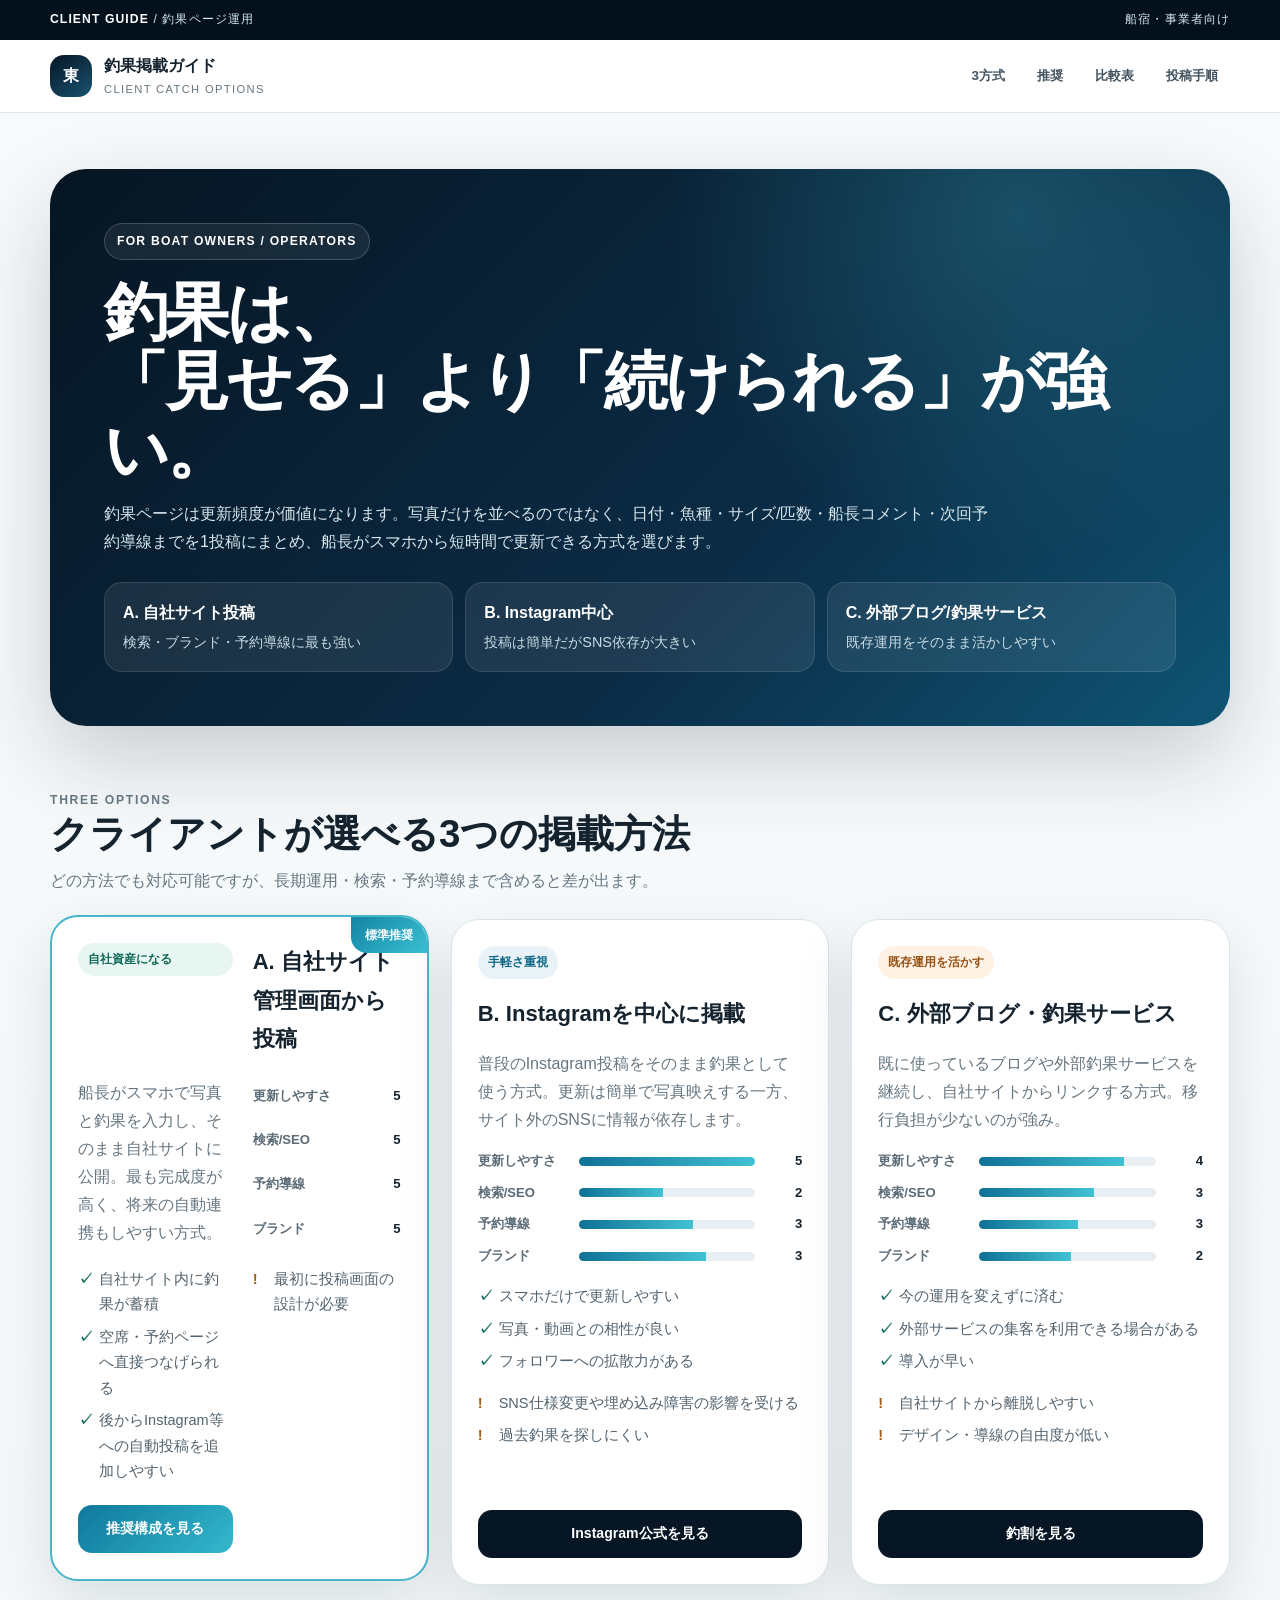
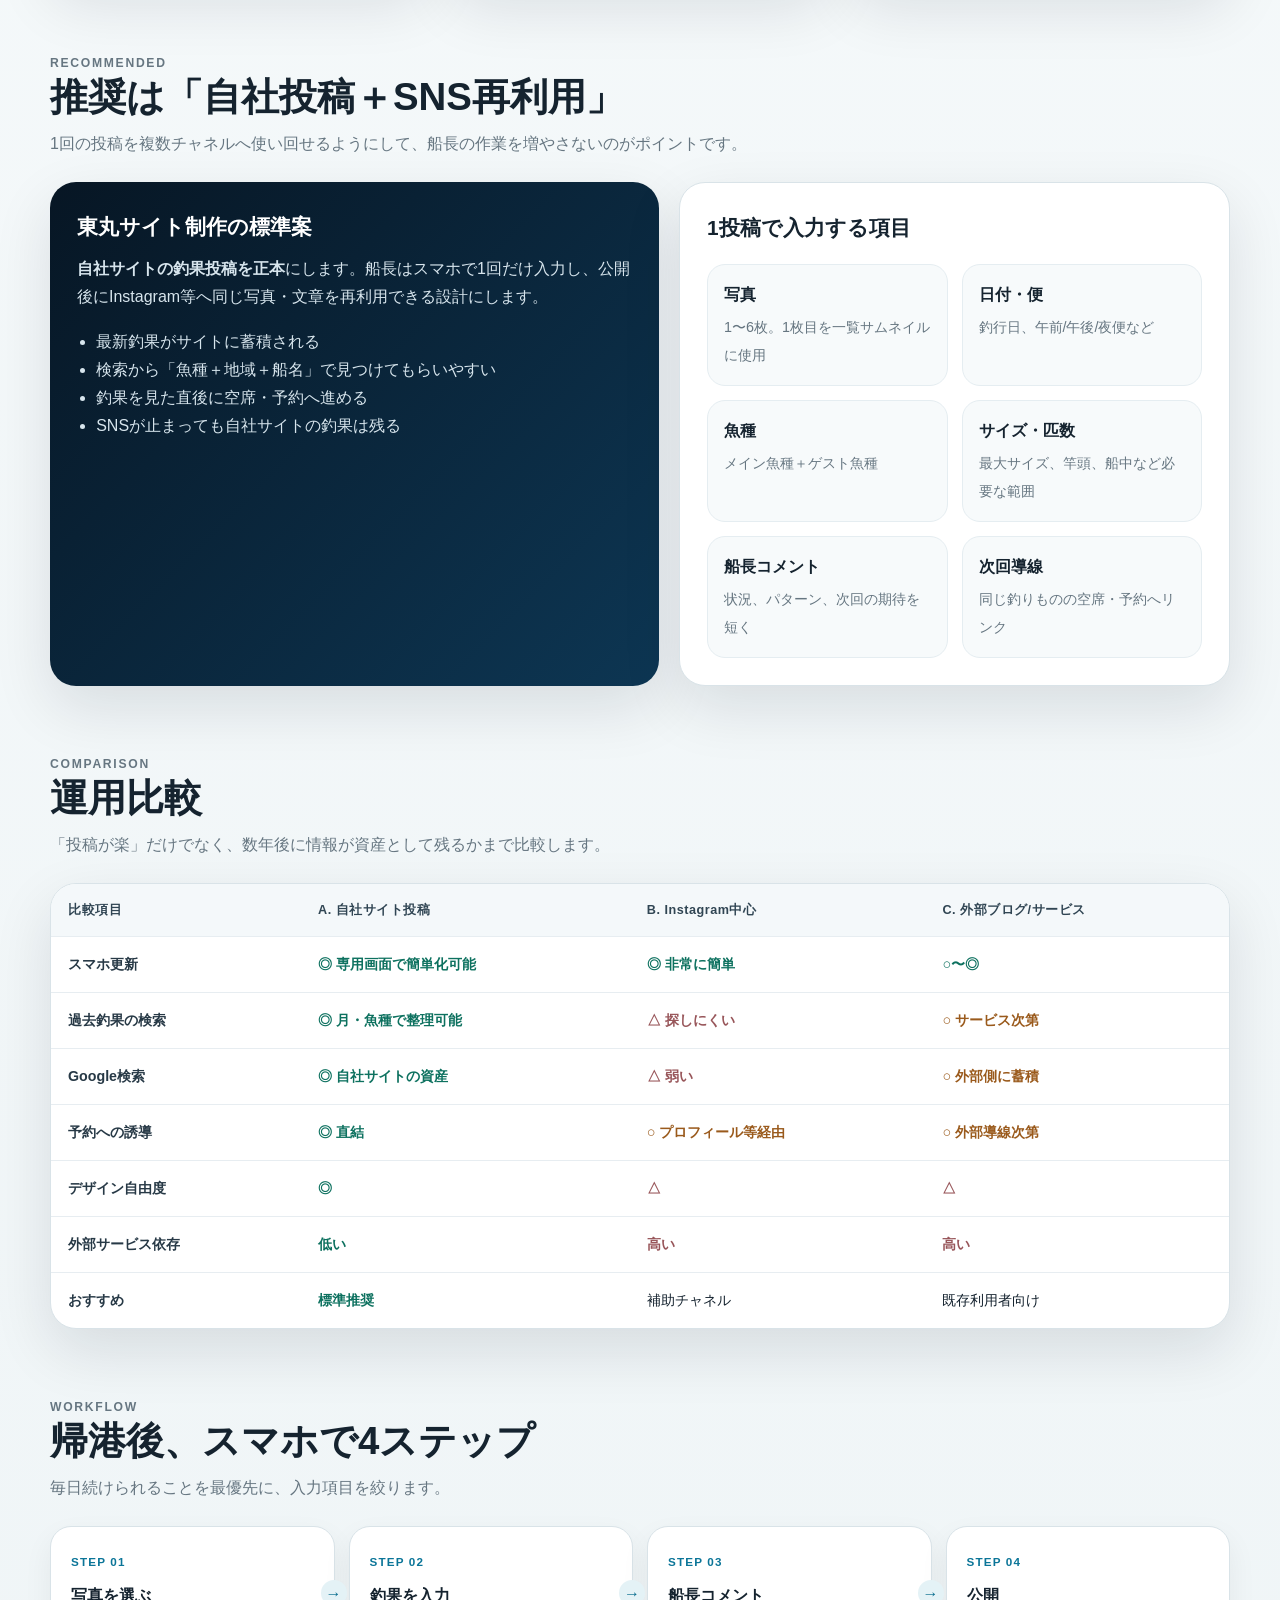
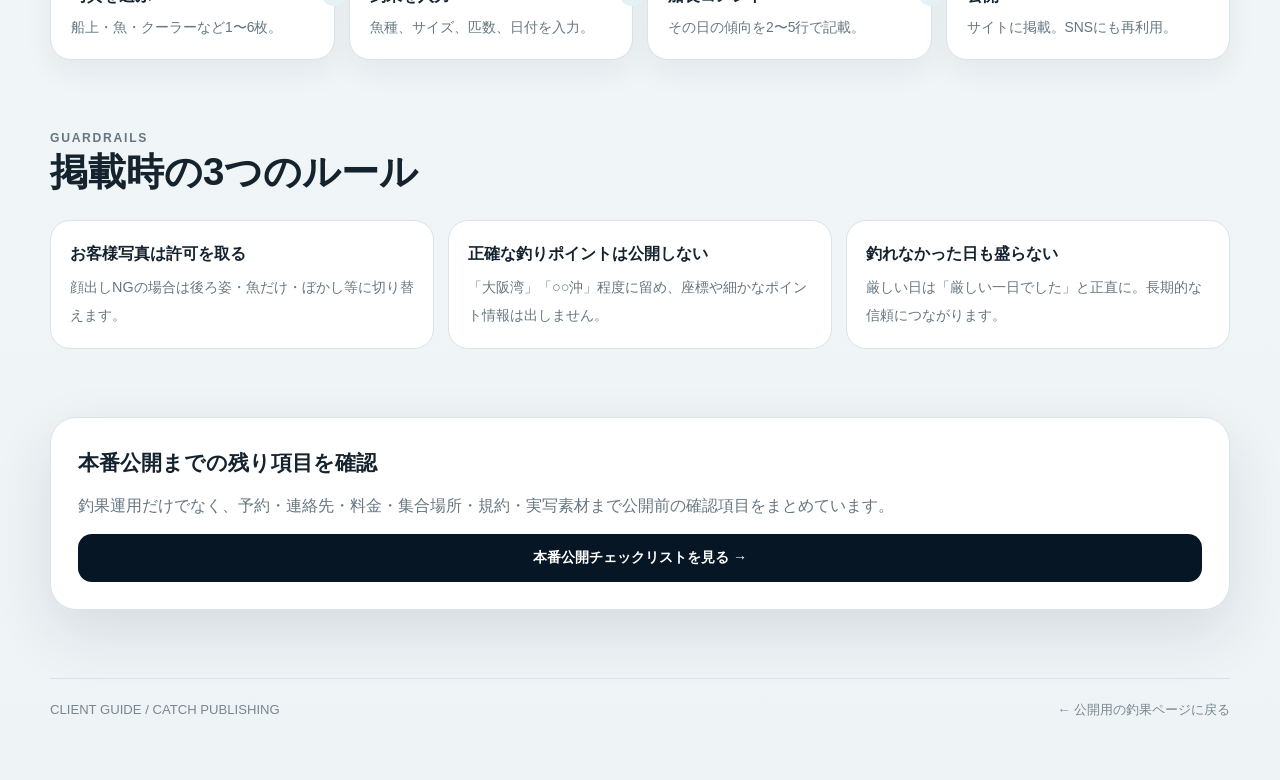
<file: higashimaru/client-catch-guide.html>
<!doctype html>
<html lang="ja">
<head>
<meta charset="utf-8">
<meta name="viewport" content="width=device-width,initial-scale=1,viewport-fit=cover">
<meta name="theme-color" content="#071624">
<meta name="robots" content="noindex,nofollow">
<meta name="description" content="乗合船・遊漁船サイト制作クライアント向け。釣果情報を自社サイト、Instagram、外部ブログのどの方法で掲載するか比較する導入ガイドです。">
<title>釣果の掲載方法｜乗合船サイト制作 CLIENT GUIDE</title>
<style>
:root{--navy:#071624;--navy2:#0d3049;--blue:#13769a;--cyan:#45c6d7;--paper:#f4f7f8;--white:#fff;--ink:#15232f;--muted:#667681;--line:#d9e3e8;--green:#14725f;--orange:#a35d18;--shadow:0 22px 60px rgba(7,22,36,.11);--max:1180px}*{box-sizing:border-box}html{scroll-behavior:smooth}body{margin:0;background:linear-gradient(180deg,#f8fbfc,#eef4f6);color:var(--ink);font-family:-apple-system,BlinkMacSystemFont,"Segoe UI","Hiragino Kaku Gothic ProN","Yu Gothic",Meiryo,sans-serif;line-height:1.75}a{color:inherit;text-decoration:none}.wrap{width:min(calc(100% - 32px),var(--max));margin:auto}.clientbar{background:#03111d;color:#d7e6ee;font-size:.76rem;letter-spacing:.09em}.clientbar .wrap{min-height:40px;display:flex;align-items:center;justify-content:space-between;gap:14px}.clientbar b{color:#fff}.top{position:sticky;top:0;z-index:20;background:rgba(255,255,255,.9);backdrop-filter:blur(16px);border-bottom:1px solid rgba(217,227,232,.9)}.top .wrap{min-height:72px;display:flex;align-items:center;justify-content:space-between;gap:18px}.brand{display:flex;align-items:center;gap:12px}.mark{width:42px;height:42px;display:grid;place-items:center;border-radius:14px;background:linear-gradient(145deg,var(--navy),#185372);color:#fff;font-weight:900}.brand strong{display:block}.brand small{display:block;color:var(--muted);font-size:.7rem;letter-spacing:.12em}.topnav{display:flex;gap:8px;flex-wrap:wrap}.topnav a{padding:8px 12px;border-radius:999px;font-size:.84rem;font-weight:800;color:#42535f}.topnav a:hover{background:#eaf3f7}.hero{padding:56px 0 30px}.hero-box{padding:54px;border-radius:36px;color:#fff;background:radial-gradient(circle at 82% 8%,rgba(69,198,215,.24),transparent 32%),linear-gradient(135deg,#061522,#0b2c46 62%,#0f5575);box-shadow:0 32px 90px rgba(7,22,36,.2)}.kicker{display:inline-flex;padding:7px 12px;border:1px solid rgba(255,255,255,.18);border-radius:999px;background:rgba(255,255,255,.07);font-size:.76rem;font-weight:900;letter-spacing:.1em}.hero h1{margin:18px 0 14px;font-size:clamp(2.2rem,5vw,4.8rem);line-height:1.08;letter-spacing:-.04em}.hero p{margin:0;max-width:900px;color:#d9e7ee}.hero-points{margin-top:26px;display:grid;grid-template-columns:repeat(3,1fr);gap:12px}.hero-points div{padding:16px 18px;border-radius:18px;background:rgba(255,255,255,.08);border:1px solid rgba(255,255,255,.11)}.hero-points b{display:block}.hero-points span{display:block;margin-top:3px;color:#c9dce5;font-size:.9rem}.section{padding:34px 0}.head{max-width:850px;margin-bottom:24px}.eyebrow{margin:0 0 7px;color:var(--blue);font-size:.76rem;font-weight:900;letter-spacing:.14em}.head h2{margin:0 0 9px;font-size:clamp(1.7rem,3vw,2.8rem);line-height:1.22}.head p{margin:0;color:var(--muted)}.three{display:grid;grid-template-columns:repeat(3,1fr);gap:22px}.choice{position:relative;display:flex;flex-direction:column;gap:16px;padding:26px;border-radius:28px;background:#fff;border:1px solid var(--line);box-shadow:var(--shadow)}.choice.recommend{border:2px solid #47b6c9;transform:translateY(-4px)}.choice.recommend:before{content:"標準推奨";position:absolute;right:0;top:0;padding:8px 14px;border-radius:0 26px 0 16px;background:linear-gradient(135deg,#1485a5,#3bc0d2);color:#fff;font-size:.72rem;font-weight:900}.tag{display:inline-flex;align-self:flex-start;padding:6px 10px;border-radius:999px;background:#e9f3f7;color:#0b6686;font-size:.75rem;font-weight:900}.tag.orange{background:#fff2e4;color:#985216}.tag.green{background:#e8f6f2;color:#116a58}.choice h3{margin:0;font-size:1.38rem}.choice p{margin:0;color:var(--muted)}.score{display:grid;gap:9px}.score-row{display:grid;grid-template-columns:92px 1fr 38px;gap:9px;align-items:center;font-size:.82rem}.score-row span{font-weight:800;color:#5b6c77}.track{height:9px;background:#e8eef2;border-radius:999px;overflow:hidden}.track i{display:block;height:100%;background:linear-gradient(90deg,#0f7197,#42c1d3)}.score-row b{text-align:right}.list{list-style:none;margin:0;padding:0;display:grid;gap:7px}.list li{position:relative;padding-left:21px;color:#53636f;font-size:.91rem}.list li:before{content:"✓";position:absolute;left:0;color:var(--green);font-weight:900}.risk li:before{content:"!";color:var(--orange)}.mini-btn{margin-top:auto;display:flex;align-items:center;justify-content:center;min-height:48px;border-radius:14px;background:var(--navy);color:#fff;font-weight:900;font-size:.88rem}.choice.recommend .mini-btn{background:linear-gradient(135deg,#0f789c,#34b9cd)}.recommend{display:grid;grid-template-columns:1.05fr .95fr;gap:20px}.panel{padding:27px;border-radius:26px;background:#fff;border:1px solid var(--line);box-shadow:var(--shadow)}.panel h3{margin:0 0 10px;font-size:1.3rem}.panel p{margin:0;color:var(--muted)}.panel.final{background:linear-gradient(135deg,#071624,#0d3653);color:#fff;border:0}.panel.final p{color:#d7e5ed}.panel.final ul{margin:17px 0 0;padding-left:1.2em;color:#d7e5ed}.fields{display:grid;grid-template-columns:repeat(2,1fr);gap:14px;margin-top:18px}.field{padding:16px;border-radius:18px;background:#f7fafb;border:1px solid #e5edf1}.field b{display:block;margin-bottom:4px}.field span{color:var(--muted);font-size:.9rem}.comparison{overflow:auto;border-radius:26px;background:#fff;border:1px solid var(--line);box-shadow:var(--shadow)}table{width:100%;min-width:900px;border-collapse:collapse}th,td{padding:15px 17px;border-bottom:1px solid #e7edf1;text-align:left;vertical-align:top;font-size:.89rem}th{background:#f4f8fa;color:#304553;font-size:.79rem;letter-spacing:.04em}td:first-child{font-weight:900;color:#273946}tr:last-child td{border-bottom:0}.good{color:#0d715f;font-weight:900}.mid{color:#9a5a1c;font-weight:900}.low{color:#98565a;font-weight:900}.workflow{display:grid;grid-template-columns:repeat(4,1fr);gap:14px}.step{position:relative;padding:20px;border-radius:21px;background:#fff;border:1px solid var(--line);box-shadow:0 12px 30px rgba(7,22,36,.06)}.step:not(:last-child):after{content:"→";position:absolute;right:-13px;top:50%;transform:translateY(-50%);width:26px;height:26px;display:grid;place-items:center;border-radius:50%;background:#e4f2f6;color:#0c6f91;font-weight:900;z-index:2}.step .num{font-size:.73rem;color:#0b7598;font-weight:900;letter-spacing:.1em}.step h3{margin:7px 0 5px;font-size:1rem}.step p{margin:0;color:var(--muted);font-size:.87rem}.guard{display:grid;grid-template-columns:repeat(3,1fr);gap:14px}.guard div{padding:19px;border-radius:20px;background:#fff;border:1px solid var(--line)}.guard b{display:block;margin-bottom:5px}.guard span{color:var(--muted);font-size:.9rem}.footer{padding:34px 0 58px;color:#788690;font-size:.82rem}.footer .wrap{padding-top:20px;border-top:1px solid var(--line);display:flex;justify-content:space-between;gap:16px;flex-wrap:wrap}@media(max-width:980px){.hero-points,.three,.workflow,.guard{grid-template-columns:1fr}.recommend{grid-template-columns:1fr}.choice.recommend{transform:none}.step:not(:last-child):after{content:"↓";right:auto;left:50%;top:auto;bottom:-20px;transform:translateX(-50%)}}@media(max-width:720px){.clientbar .wrap{min-height:44px;font-size:.67rem}.topnav{display:none}.hero{padding-top:28px}.hero-box{padding:30px 22px;border-radius:26px}.hero h1{font-size:2.35rem}.panel,.choice{padding:21px;border-radius:23px}.fields{grid-template-columns:1fr}.footer .wrap{display:block}}
</style>
</head>
<body>
<div class="clientbar"><div class="wrap"><span><b>CLIENT GUIDE</b> / 釣果ページ運用</span><span>船宿・事業者向け</span></div></div>
<header class="top"><div class="wrap"><a class="brand" href="catch.html"><span class="mark">東</span><span><strong>釣果掲載ガイド</strong><small>CLIENT CATCH OPTIONS</small></span></a><nav class="topnav"><a href="#options">3方式</a><a href="#recommend">推奨</a><a href="#compare">比較表</a><a href="#workflow">投稿手順</a></nav></div></header>
<main>
<section class="hero"><div class="wrap"><div class="hero-box"><span class="kicker">FOR BOAT OWNERS / OPERATORS</span><h1>釣果は、<br>「見せる」より「続けられる」が強い。</h1><p>釣果ページは更新頻度が価値になります。写真だけを並べるのではなく、日付・魚種・サイズ/匹数・船長コメント・次回予約導線までを1投稿にまとめ、船長がスマホから短時間で更新できる方式を選びます。</p><div class="hero-points"><div><b>A. 自社サイト投稿</b><span>検索・ブランド・予約導線に最も強い</span></div><div><b>B. Instagram中心</b><span>投稿は簡単だがSNS依存が大きい</span></div><div><b>C. 外部ブログ/釣果サービス</b><span>既存運用をそのまま活かしやすい</span></div></div></div></div></section>
<section class="section" id="options"><div class="wrap"><div class="head"><p class="eyebrow">THREE OPTIONS</p><h2>クライアントが選べる3つの掲載方法</h2><p>どの方法でも対応可能ですが、長期運用・検索・予約導線まで含めると差が出ます。</p></div><div class="three">
<article class="choice recommend"><span class="tag green">自社資産になる</span><h3>A. 自社サイト管理画面から投稿</h3><p>船長がスマホで写真と釣果を入力し、そのまま自社サイトに公開。最も完成度が高く、将来の自動連携もしやすい方式。</p><div class="score"><div class="score-row"><span>更新しやすさ</span><div class="track"><i style="width:92%"></i></div><b>5</b></div><div class="score-row"><span>検索/SEO</span><div class="track"><i style="width:100%"></i></div><b>5</b></div><div class="score-row"><span>予約導線</span><div class="track"><i style="width:100%"></i></div><b>5</b></div><div class="score-row"><span>ブランド</span><div class="track"><i style="width:100%"></i></div><b>5</b></div></div><ul class="list"><li>自社サイト内に釣果が蓄積</li><li>空席・予約ページへ直接つなげられる</li><li>後からInstagram等への自動投稿を追加しやすい</li></ul><ul class="list risk"><li>最初に投稿画面の設計が必要</li></ul><a class="mini-btn" href="#recommend">推奨構成を見る</a></article>
<article class="choice"><span class="tag">手軽さ重視</span><h3>B. Instagramを中心に掲載</h3><p>普段のInstagram投稿をそのまま釣果として使う方式。更新は簡単で写真映えする一方、サイト外のSNSに情報が依存します。</p><div class="score"><div class="score-row"><span>更新しやすさ</span><div class="track"><i style="width:100%"></i></div><b>5</b></div><div class="score-row"><span>検索/SEO</span><div class="track"><i style="width:48%"></i></div><b>2</b></div><div class="score-row"><span>予約導線</span><div class="track"><i style="width:65%"></i></div><b>3</b></div><div class="score-row"><span>ブランド</span><div class="track"><i style="width:72%"></i></div><b>3</b></div></div><ul class="list"><li>スマホだけで更新しやすい</li><li>写真・動画との相性が良い</li><li>フォロワーへの拡散力がある</li></ul><ul class="list risk"><li>SNS仕様変更や埋め込み障害の影響を受ける</li><li>過去釣果を探しにくい</li></ul><a class="mini-btn" href="https://www.instagram.com/" target="_blank" rel="noopener">Instagram公式を見る</a></article>
<article class="choice"><span class="tag orange">既存運用を活かす</span><h3>C. 外部ブログ・釣果サービス</h3><p>既に使っているブログや外部釣果サービスを継続し、自社サイトからリンクする方式。移行負担が少ないのが強み。</p><div class="score"><div class="score-row"><span>更新しやすさ</span><div class="track"><i style="width:82%"></i></div><b>4</b></div><div class="score-row"><span>検索/SEO</span><div class="track"><i style="width:65%"></i></div><b>3</b></div><div class="score-row"><span>予約導線</span><div class="track"><i style="width:56%"></i></div><b>3</b></div><div class="score-row"><span>ブランド</span><div class="track"><i style="width:52%"></i></div><b>2</b></div></div><ul class="list"><li>今の運用を変えずに済む</li><li>外部サービスの集客を利用できる場合がある</li><li>導入が早い</li></ul><ul class="list risk"><li>自社サイトから離脱しやすい</li><li>デザイン・導線の自由度が低い</li></ul><a class="mini-btn" href="https://www.chowari.jp/" target="_blank" rel="noopener">釣割を見る</a></article>
</div></div></section>
<section class="section" id="recommend"><div class="wrap"><div class="head"><p class="eyebrow">RECOMMENDED</p><h2>推奨は「自社投稿＋SNS再利用」</h2><p>1回の投稿を複数チャネルへ使い回せるようにして、船長の作業を増やさないのがポイントです。</p></div><div class="recommend"><div class="panel final"><h3>東丸サイト制作の標準案</h3><p><strong>自社サイトの釣果投稿を正本</strong>にします。船長はスマホで1回だけ入力し、公開後にInstagram等へ同じ写真・文章を再利用できる設計にします。</p><ul><li>最新釣果がサイトに蓄積される</li><li>検索から「魚種＋地域＋船名」で見つけてもらいやすい</li><li>釣果を見た直後に空席・予約へ進める</li><li>SNSが止まっても自社サイトの釣果は残る</li></ul></div><div class="panel"><h3>1投稿で入力する項目</h3><div class="fields"><div class="field"><b>写真</b><span>1〜6枚。1枚目を一覧サムネイルに使用</span></div><div class="field"><b>日付・便</b><span>釣行日、午前/午後/夜便など</span></div><div class="field"><b>魚種</b><span>メイン魚種＋ゲスト魚種</span></div><div class="field"><b>サイズ・匹数</b><span>最大サイズ、竿頭、船中など必要な範囲</span></div><div class="field"><b>船長コメント</b><span>状況、パターン、次回の期待を短く</span></div><div class="field"><b>次回導線</b><span>同じ釣りものの空席・予約へリンク</span></div></div></div></div></div></section>
<section class="section" id="compare"><div class="wrap"><div class="head"><p class="eyebrow">COMPARISON</p><h2>運用比較</h2><p>「投稿が楽」だけでなく、数年後に情報が資産として残るかまで比較します。</p></div><div class="comparison"><table><thead><tr><th>比較項目</th><th>A. 自社サイト投稿</th><th>B. Instagram中心</th><th>C. 外部ブログ/サービス</th></tr></thead><tbody><tr><td>スマホ更新</td><td class="good">◎ 専用画面で簡単化可能</td><td class="good">◎ 非常に簡単</td><td class="good">○〜◎</td></tr><tr><td>過去釣果の検索</td><td class="good">◎ 月・魚種で整理可能</td><td class="low">△ 探しにくい</td><td class="mid">○ サービス次第</td></tr><tr><td>Google検索</td><td class="good">◎ 自社サイトの資産</td><td class="low">△ 弱い</td><td class="mid">○ 外部側に蓄積</td></tr><tr><td>予約への誘導</td><td class="good">◎ 直結</td><td class="mid">○ プロフィール等経由</td><td class="mid">○ 外部導線次第</td></tr><tr><td>デザイン自由度</td><td class="good">◎</td><td class="low">△</td><td class="low">△</td></tr><tr><td>外部サービス依存</td><td class="good">低い</td><td class="low">高い</td><td class="low">高い</td></tr><tr><td>おすすめ</td><td class="good">標準推奨</td><td>補助チャネル</td><td>既存利用者向け</td></tr></tbody></table></div></div></section>
<section class="section" id="workflow"><div class="wrap"><div class="head"><p class="eyebrow">WORKFLOW</p><h2>帰港後、スマホで4ステップ</h2><p>毎日続けられることを最優先に、入力項目を絞ります。</p></div><div class="workflow"><div class="step"><span class="num">STEP 01</span><h3>写真を選ぶ</h3><p>船上・魚・クーラーなど1〜6枚。</p></div><div class="step"><span class="num">STEP 02</span><h3>釣果を入力</h3><p>魚種、サイズ、匹数、日付を入力。</p></div><div class="step"><span class="num">STEP 03</span><h3>船長コメント</h3><p>その日の傾向を2〜5行で記載。</p></div><div class="step"><span class="num">STEP 04</span><h3>公開</h3><p>サイトに掲載。SNSにも再利用。</p></div></div></div></section>
<section class="section"><div class="wrap"><div class="head"><p class="eyebrow">GUARDRAILS</p><h2>掲載時の3つのルール</h2></div><div class="guard"><div><b>お客様写真は許可を取る</b><span>顔出しNGの場合は後ろ姿・魚だけ・ぼかし等に切り替えます。</span></div><div><b>正確な釣りポイントは公開しない</b><span>「大阪湾」「○○沖」程度に留め、座標や細かなポイント情報は出しません。</span></div><div><b>釣れなかった日も盛らない</b><span>厳しい日は「厳しい一日でした」と正直に。長期的な信頼につながります。</span></div></div></div></section>
<section class="section"><div class="wrap"><div class="panel"><h3>本番公開までの残り項目を確認</h3><p>釣果運用だけでなく、予約・連絡先・料金・集合場所・規約・実写素材まで公開前の確認項目をまとめています。</p><p style="margin-top:14px"><a class="mini-btn" href="client-launch-checklist.html">本番公開チェックリストを見る →</a></p></div></div></section>
</main>
<footer class="footer"><div class="wrap"><span>CLIENT GUIDE / CATCH PUBLISHING</span><a href="catch.html">← 公開用の釣果ページに戻る</a></div></footer>
</body>
</html>
</file>
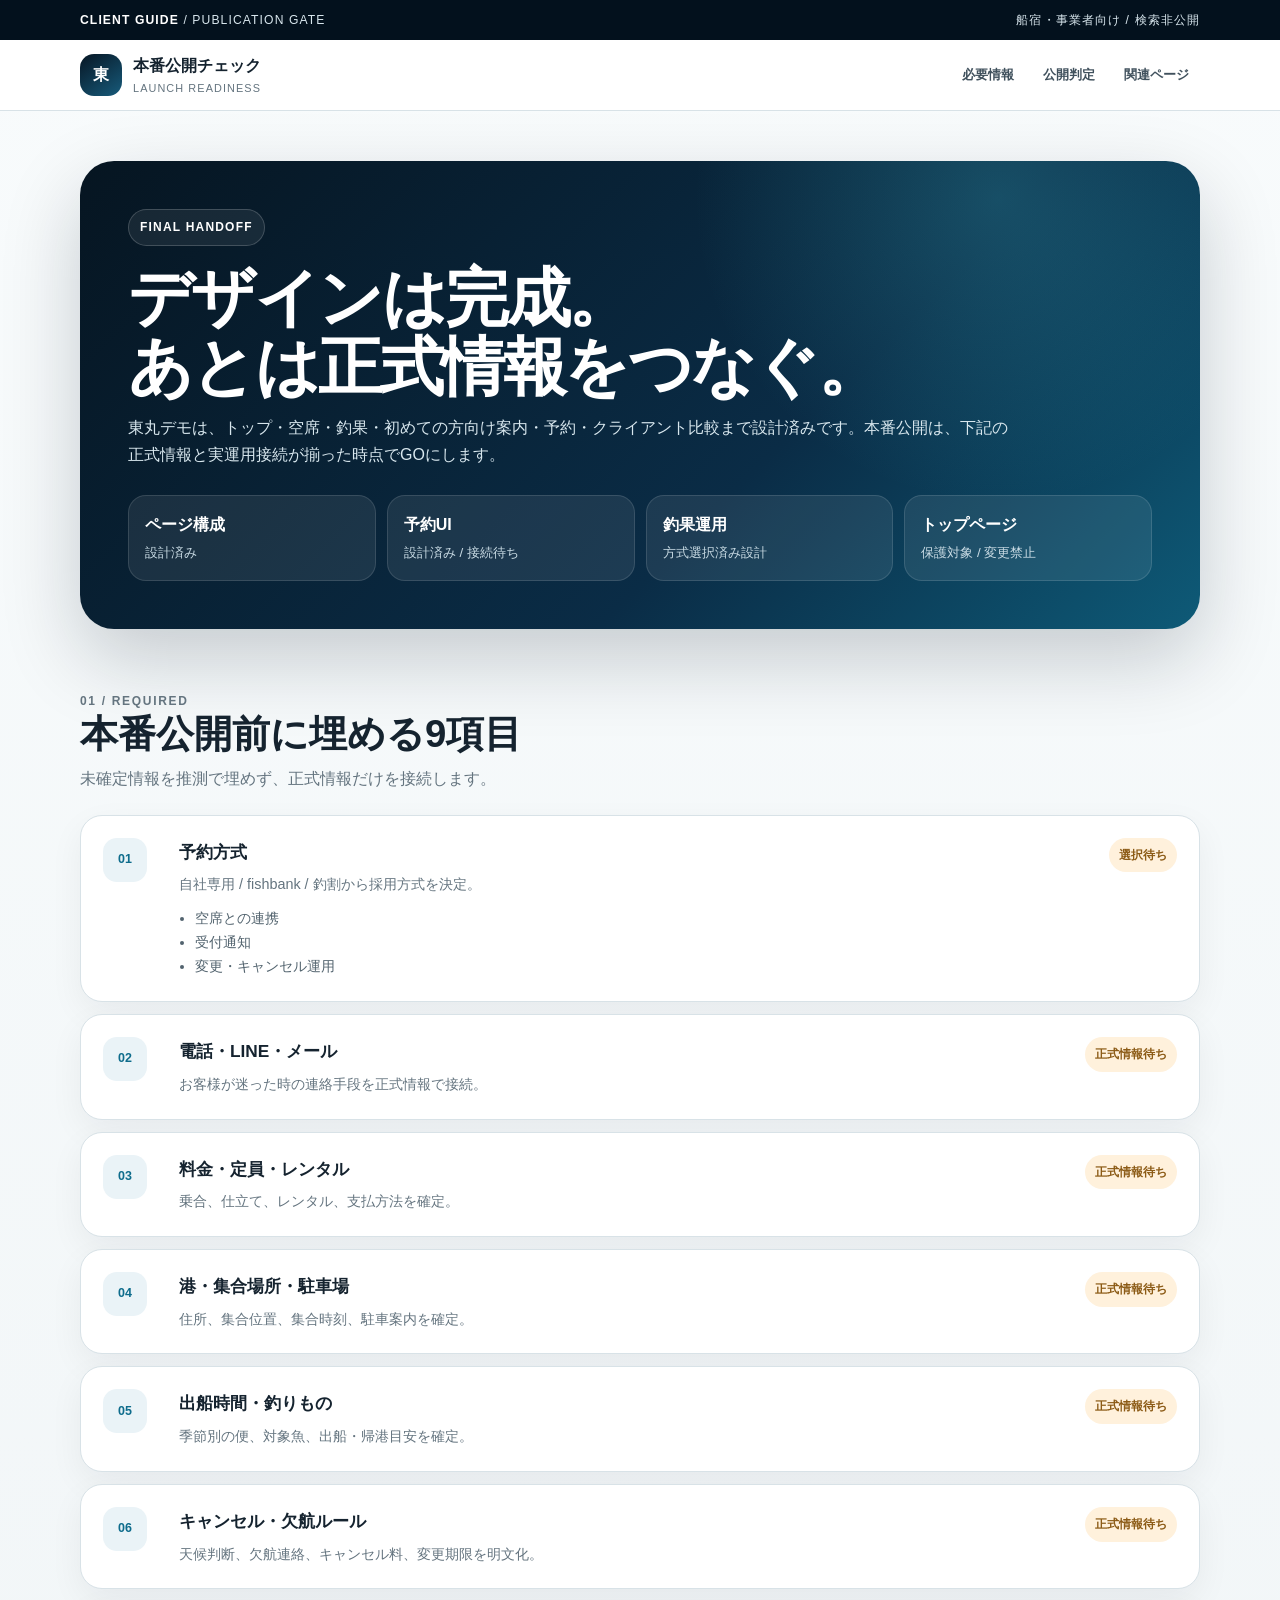
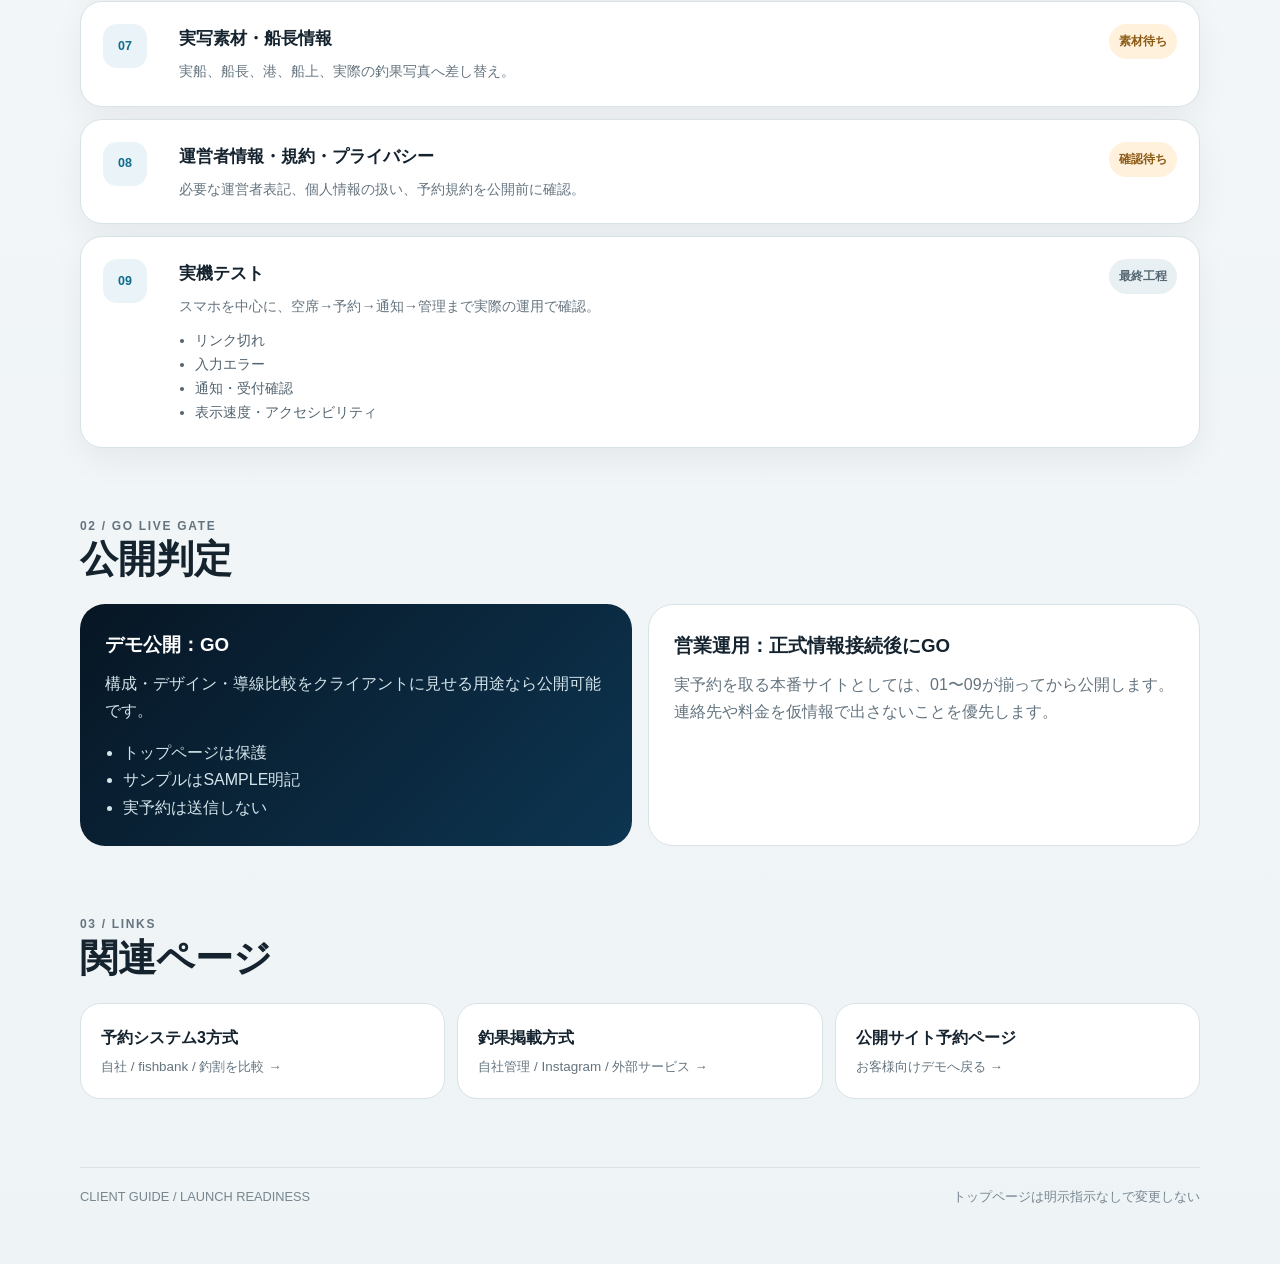
<file: higashimaru/client-launch-checklist.html>
<!doctype html>
<html lang="ja">
<head>
<meta charset="utf-8">
<meta name="viewport" content="width=device-width,initial-scale=1,viewport-fit=cover">
<meta name="theme-color" content="#071624">
<meta name="robots" content="noindex,nofollow">
<meta name="description" content="東丸サイトのクライアント向け本番公開チェックリスト。正式情報・予約・連絡先・料金・実写素材・規約・最終テストを一覧化。">
<title>本番公開チェックリスト｜東丸 CLIENT GUIDE</title>
<style>
:root{--navy:#071624;--navy2:#0d3551;--blue:#13779b;--cyan:#43c3d5;--paper:#f3f6f7;--ink:#15232f;--muted:#64747f;--line:#d8e2e7;--green:#14745f;--amber:#9b651f;--white:#fff;--max:1120px}
*{box-sizing:border-box}body{margin:0;background:linear-gradient(180deg,#f8fbfc,#eef3f5);color:var(--ink);font-family:-apple-system,BlinkMacSystemFont,"Segoe UI","Hiragino Kaku Gothic ProN","Yu Gothic",Meiryo,sans-serif;line-height:1.72}a{color:inherit;text-decoration:none}.wrap{width:min(calc(100% - 32px),var(--max));margin:auto}
.bar{background:#03111d;color:#d9e7ee;font-size:.76rem;letter-spacing:.09em}.bar .wrap{min-height:40px;display:flex;align-items:center;justify-content:space-between;gap:16px}.bar b{color:#fff}
.top{position:sticky;top:0;z-index:20;background:rgba(255,255,255,.92);backdrop-filter:blur(14px);border-bottom:1px solid var(--line)}.top .wrap{min-height:70px;display:flex;align-items:center;justify-content:space-between;gap:16px}
.brand{display:flex;align-items:center;gap:11px}.mark{width:42px;height:42px;border-radius:14px;display:grid;place-items:center;background:linear-gradient(145deg,var(--navy),#175b7b);color:#fff;font-weight:900}.brand strong{display:block}.brand small{display:block;color:var(--muted);font-size:.68rem;letter-spacing:.1em}
.topnav{display:flex;gap:7px;flex-wrap:wrap}.topnav a{padding:8px 11px;border-radius:999px;font-size:.8rem;font-weight:800;color:#40515d}.topnav a:hover{background:#eaf3f7}
.hero{padding:50px 0 28px}.hero-box{padding:48px;border-radius:34px;color:#fff;background:radial-gradient(circle at 82% 8%,rgba(67,195,213,.23),transparent 30%),linear-gradient(135deg,#061521,#0a2c46 62%,#0e5a77);box-shadow:0 30px 80px rgba(7,22,36,.2)}
.kicker{display:inline-flex;padding:7px 11px;border:1px solid rgba(255,255,255,.18);border-radius:999px;background:rgba(255,255,255,.07);font-size:.75rem;font-weight:900;letter-spacing:.1em}.hero h1{margin:18px 0 12px;font-size:clamp(2.1rem,5vw,4.5rem);line-height:1.08;letter-spacing:-.04em}.hero p{margin:0;max-width:880px;color:#d8e7ee}
.state-grid{margin-top:26px;display:grid;grid-template-columns:repeat(4,1fr);gap:11px}.state{padding:15px 16px;border-radius:18px;background:rgba(255,255,255,.08);border:1px solid rgba(255,255,255,.12)}.state b{display:block}.state span{display:block;margin-top:3px;color:#c9dbe4;font-size:.84rem}
.section{padding:34px 0}.head{max-width:820px;margin-bottom:22px}.eyebrow{margin:0 0 6px;color:var(--blue);font-size:.75rem;font-weight:900;letter-spacing:.14em}.head h2{margin:0 0 8px;font-size:clamp(1.7rem,3vw,2.7rem);line-height:1.2}.head p{margin:0;color:var(--muted)}
.checklist{display:grid;gap:12px}.item{display:grid;grid-template-columns:58px 1fr auto;gap:18px;align-items:start;padding:22px;border:1px solid var(--line);border-radius:22px;background:#fff;box-shadow:0 12px 34px rgba(7,22,36,.055)}
.num{width:44px;height:44px;border-radius:14px;display:grid;place-items:center;background:#eaf3f7;color:#0e6c8c;font-size:.78rem;font-weight:900}.item h3{margin:0 0 5px;font-size:1.08rem}.item p{margin:0;color:var(--muted);font-size:.9rem}.item ul{margin:10px 0 0;padding-left:1.15em;color:#52636e;font-size:.87rem}
.status{white-space:nowrap;padding:7px 10px;border-radius:999px;font-size:.75rem;font-weight:900}.status.done{background:#e8f5f1;color:#126b58}.status.wait{background:#fff1dc;color:#8c5b16}.status.connect{background:#e9f0f4;color:#536671}
.gate{display:grid;grid-template-columns:1fr 1fr;gap:16px}.panel{padding:25px;border-radius:25px;background:#fff;border:1px solid var(--line)}.panel.dark{background:linear-gradient(135deg,var(--navy),var(--navy2));color:#fff;border:0}.panel h3{margin:0 0 8px}.panel p{margin:0;color:var(--muted)}.panel.dark p{color:#d4e4eb}.panel ul{margin:14px 0 0;padding-left:1.15em}.panel.dark ul{color:#d4e4eb}
.links{display:grid;grid-template-columns:repeat(3,1fr);gap:12px}.linkcard{padding:20px;border-radius:20px;background:#fff;border:1px solid var(--line);transition:.2s}.linkcard:hover{transform:translateY(-2px);box-shadow:0 12px 30px rgba(7,22,36,.08)}.linkcard b,.linkcard span{display:block}.linkcard span{margin-top:4px;color:var(--muted);font-size:.84rem}
.footer{padding:34px 0 56px;color:#788690;font-size:.8rem}.footer .wrap{border-top:1px solid var(--line);padding-top:18px;display:flex;justify-content:space-between;gap:12px;flex-wrap:wrap}
@media(max-width:900px){.state-grid,.gate,.links{grid-template-columns:1fr}.item{grid-template-columns:50px 1fr}.status{grid-column:2;justify-self:start}.topnav{display:none}}
@media(max-width:620px){.hero{padding-top:28px}.hero-box{padding:30px 22px;border-radius:26px}.hero h1{font-size:2.3rem}.item{padding:18px;gap:12px}.bar .wrap{font-size:.66rem}.footer .wrap{display:block}}
</style>
</head>
<body>
<div class="bar"><div class="wrap"><span><b>CLIENT GUIDE</b> / PUBLICATION GATE</span><span>船宿・事業者向け / 検索非公開</span></div></div>
<header class="top"><div class="wrap"><a class="brand" href="index.html"><span class="mark">東</span><span><strong>本番公開チェック</strong><small>LAUNCH READINESS</small></span></a><nav class="topnav"><a href="#required">必要情報</a><a href="#gate">公開判定</a><a href="#links">関連ページ</a></nav></div></header>
<main>
<section class="hero"><div class="wrap"><div class="hero-box"><span class="kicker">FINAL HANDOFF</span><h1>デザインは完成。<br>あとは正式情報をつなぐ。</h1><p>東丸デモは、トップ・空席・釣果・初めての方向け案内・予約・クライアント比較まで設計済みです。本番公開は、下記の正式情報と実運用接続が揃った時点でGOにします。</p><div class="state-grid"><div class="state"><b>ページ構成</b><span>設計済み</span></div><div class="state"><b>予約UI</b><span>設計済み / 接続待ち</span></div><div class="state"><b>釣果運用</b><span>方式選択済み設計</span></div><div class="state"><b>トップページ</b><span>保護対象 / 変更禁止</span></div></div></div></div></section>
<section class="section" id="required"><div class="wrap"><div class="head"><p class="eyebrow">01 / REQUIRED</p><h2>本番公開前に埋める9項目</h2><p>未確定情報を推測で埋めず、正式情報だけを接続します。</p></div><div class="checklist">
<div class="item"><span class="num">01</span><div><h3>予約方式</h3><p>自社専用 / fishbank / 釣割から採用方式を決定。</p><ul><li>空席との連携</li><li>受付通知</li><li>変更・キャンセル運用</li></ul></div><span class="status wait">選択待ち</span></div>
<div class="item"><span class="num">02</span><div><h3>電話・LINE・メール</h3><p>お客様が迷った時の連絡手段を正式情報で接続。</p></div><span class="status wait">正式情報待ち</span></div>
<div class="item"><span class="num">03</span><div><h3>料金・定員・レンタル</h3><p>乗合、仕立て、レンタル、支払方法を確定。</p></div><span class="status wait">正式情報待ち</span></div>
<div class="item"><span class="num">04</span><div><h3>港・集合場所・駐車場</h3><p>住所、集合位置、集合時刻、駐車案内を確定。</p></div><span class="status wait">正式情報待ち</span></div>
<div class="item"><span class="num">05</span><div><h3>出船時間・釣りもの</h3><p>季節別の便、対象魚、出船・帰港目安を確定。</p></div><span class="status wait">正式情報待ち</span></div>
<div class="item"><span class="num">06</span><div><h3>キャンセル・欠航ルール</h3><p>天候判断、欠航連絡、キャンセル料、変更期限を明文化。</p></div><span class="status wait">正式情報待ち</span></div>
<div class="item"><span class="num">07</span><div><h3>実写素材・船長情報</h3><p>実船、船長、港、船上、実際の釣果写真へ差し替え。</p></div><span class="status wait">素材待ち</span></div>
<div class="item"><span class="num">08</span><div><h3>運営者情報・規約・プライバシー</h3><p>必要な運営者表記、個人情報の扱い、予約規約を公開前に確認。</p></div><span class="status wait">確認待ち</span></div>
<div class="item"><span class="num">09</span><div><h3>実機テスト</h3><p>スマホを中心に、空席→予約→通知→管理まで実際の運用で確認。</p><ul><li>リンク切れ</li><li>入力エラー</li><li>通知・受付確認</li><li>表示速度・アクセシビリティ</li></ul></div><span class="status connect">最終工程</span></div>
</div></div></section>
<section class="section" id="gate"><div class="wrap"><div class="head"><p class="eyebrow">02 / GO LIVE GATE</p><h2>公開判定</h2></div><div class="gate"><div class="panel dark"><h3>デモ公開：GO</h3><p>構成・デザイン・導線比較をクライアントに見せる用途なら公開可能です。</p><ul><li>トップページは保護</li><li>サンプルはSAMPLE明記</li><li>実予約は送信しない</li></ul></div><div class="panel"><h3>営業運用：正式情報接続後にGO</h3><p>実予約を取る本番サイトとしては、01〜09が揃ってから公開します。連絡先や料金を仮情報で出さないことを優先します。</p></div></div></div></section>
<section class="section" id="links"><div class="wrap"><div class="head"><p class="eyebrow">03 / LINKS</p><h2>関連ページ</h2></div><div class="links"><a class="linkcard" href="client-reservation-options.html"><b>予約システム3方式</b><span>自社 / fishbank / 釣割を比較 →</span></a><a class="linkcard" href="client-catch-guide.html"><b>釣果掲載方式</b><span>自社管理 / Instagram / 外部サービス →</span></a><a class="linkcard" href="reservation.html"><b>公開サイト予約ページ</b><span>お客様向けデモへ戻る →</span></a></div></div></section>
</main>
<footer class="footer"><div class="wrap"><span>CLIENT GUIDE / LAUNCH READINESS</span><span>トップページは明示指示なしで変更しない</span></div></footer>
</body>
</html>
</file>
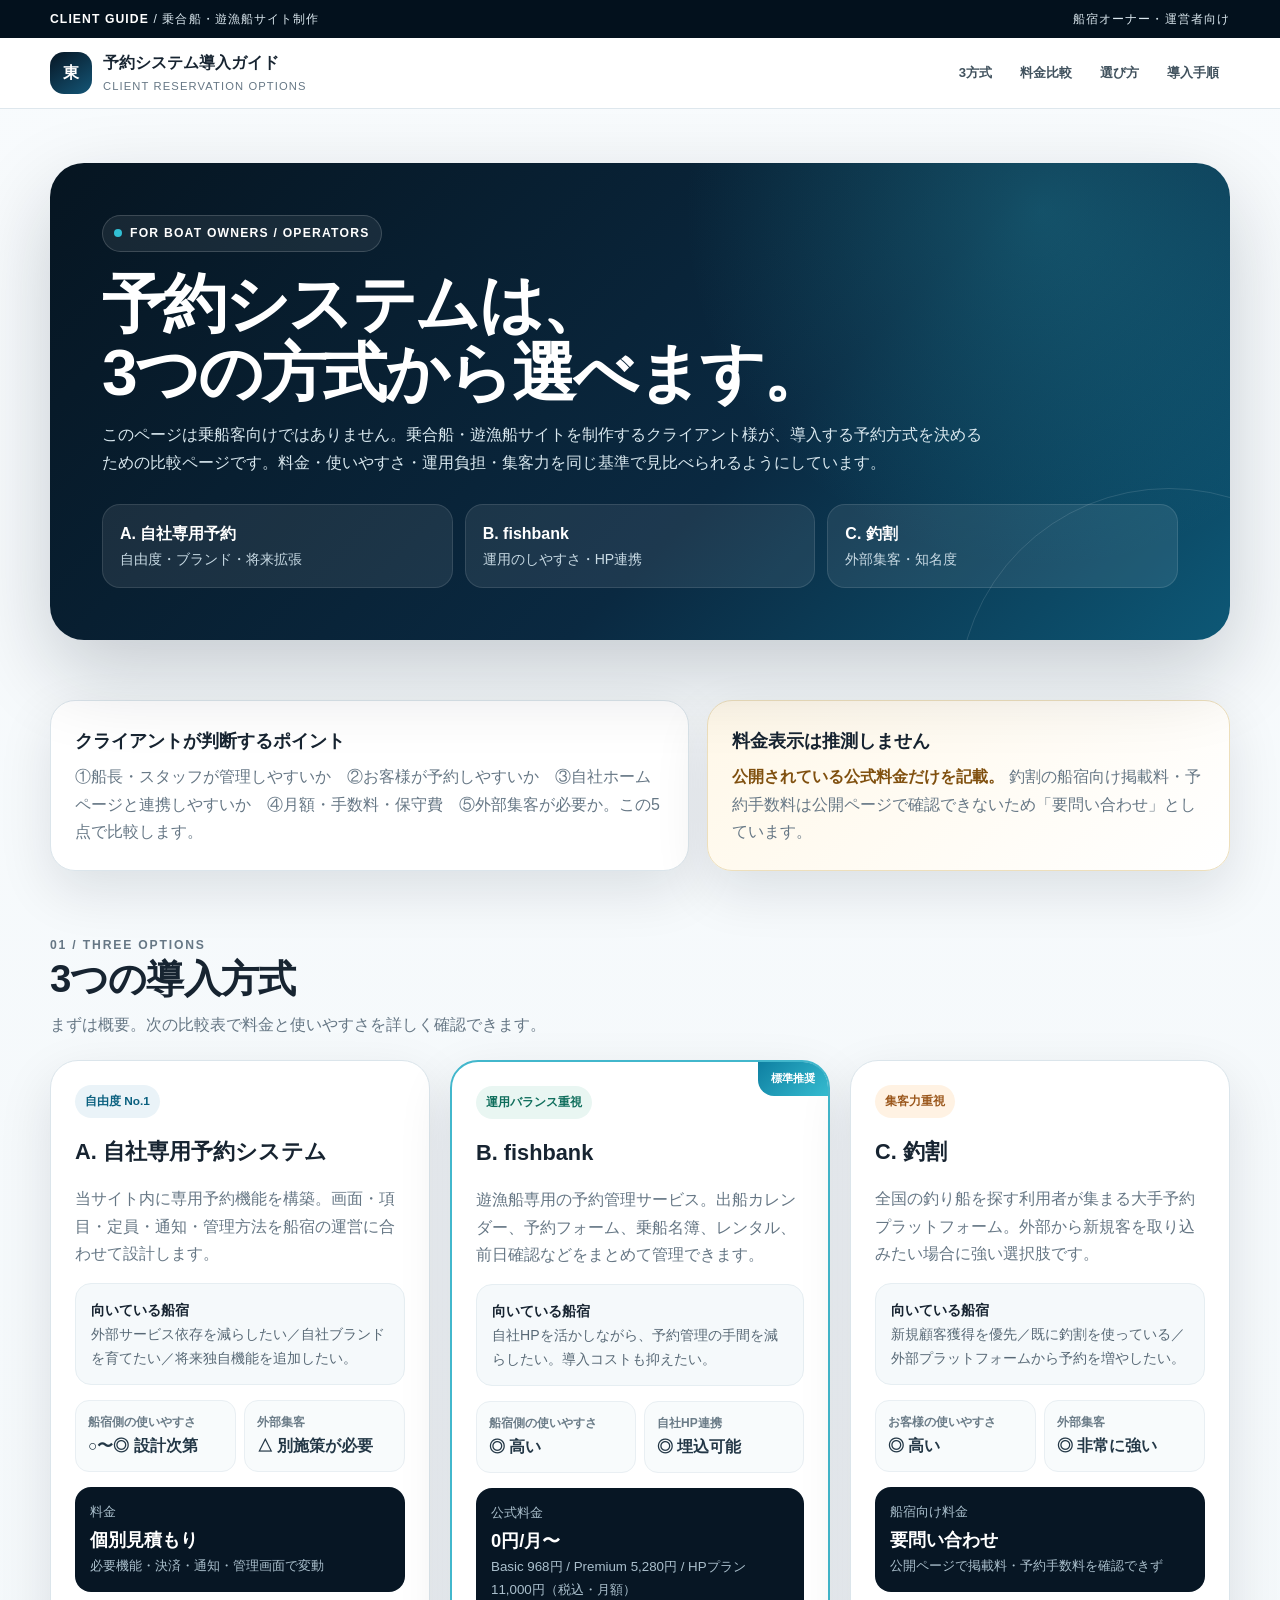
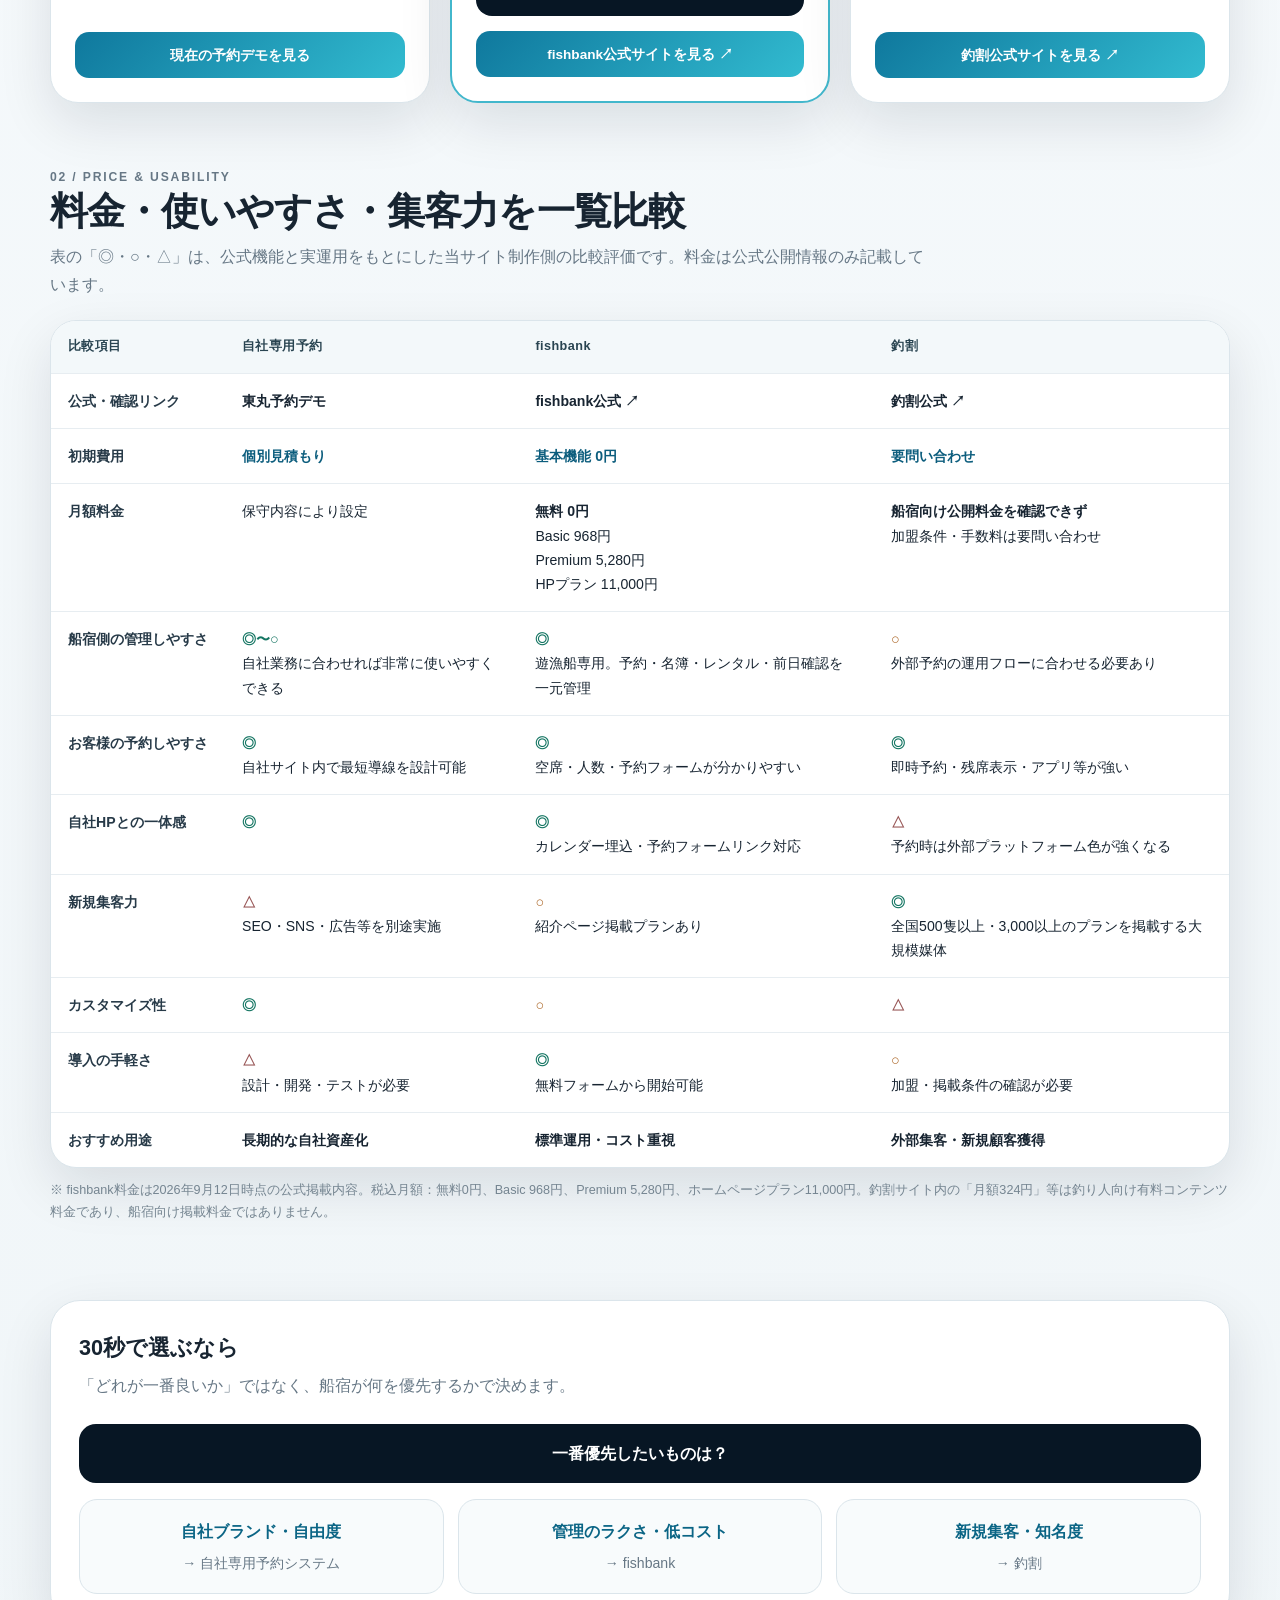
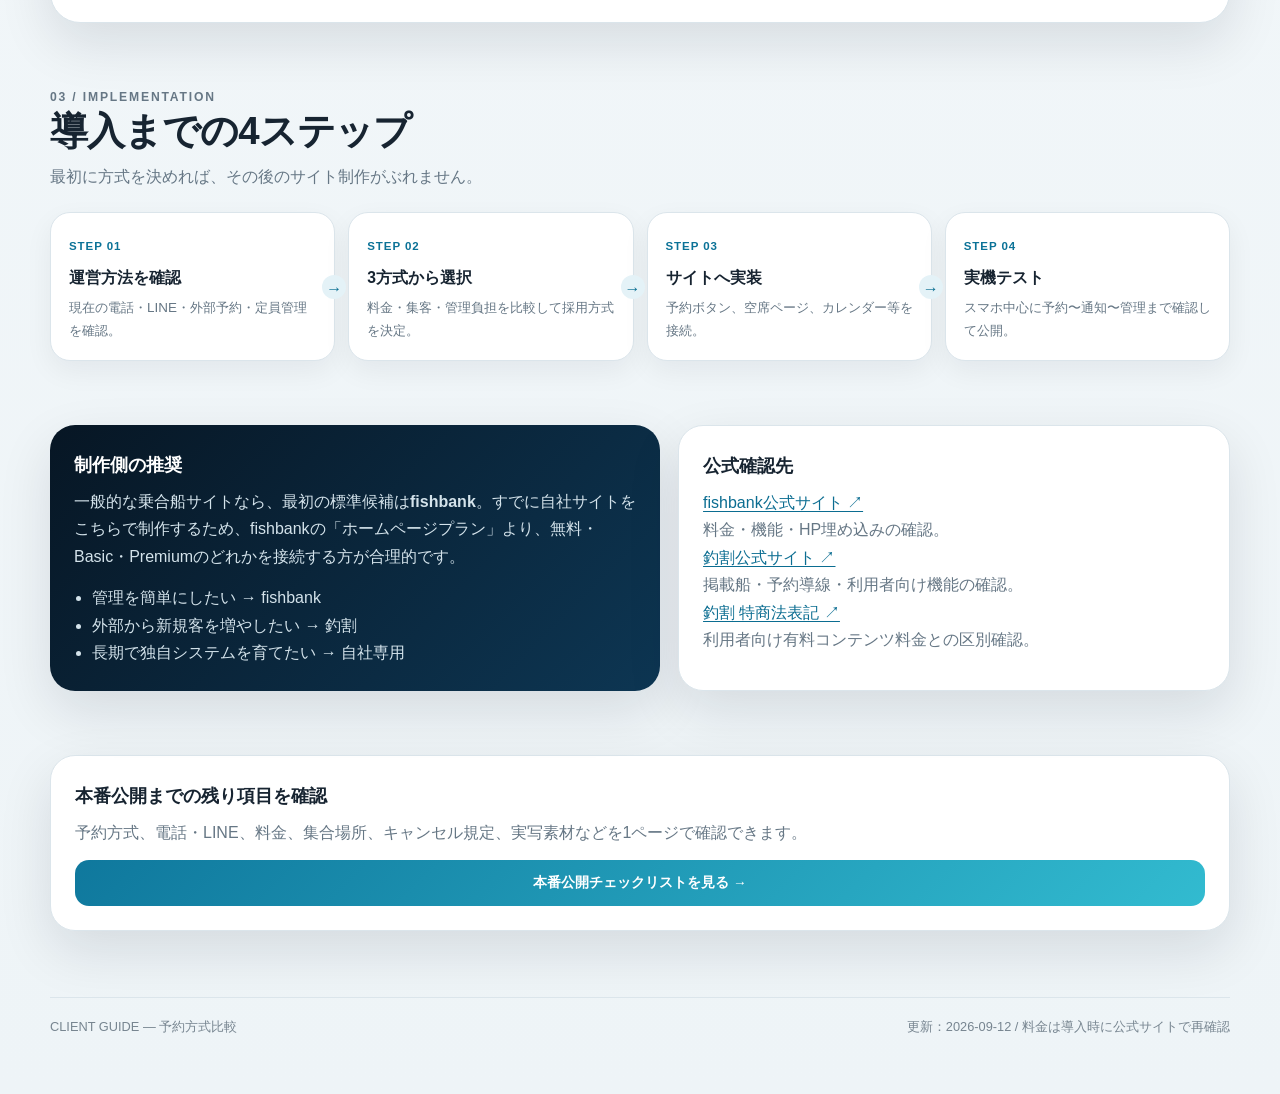
<file: higashimaru/client-reservation-options.html>
<!doctype html>
<html lang="ja">
<head>
<meta charset="utf-8">
<meta name="viewport" content="width=device-width,initial-scale=1,viewport-fit=cover">
<meta name="theme-color" content="#071624">
<meta name="robots" content="noindex,nofollow">
<meta name="description" content="乗合船・遊漁船サイト制作クライアント向け。自社専用予約システム、fishbank、釣割の3方式を料金・使いやすさ・集客力・運用負担で比較します。">
<title>予約システム比較｜乗合船サイト制作 CLIENT GUIDE</title>
<style>
:root{--navy:#071624;--navy2:#0e304a;--blue:#0d769e;--cyan:#31bfd4;--ink:#172431;--muted:#667785;--line:#dbe5eb;--soft:#f5f9fb;--white:#fff;--green:#147562;--orange:#a9611f;--red:#965353;--shadow:0 20px 54px rgba(7,22,36,.11);--max:1180px}*{box-sizing:border-box}html{scroll-behavior:smooth}body{margin:0;font-family:-apple-system,BlinkMacSystemFont,"Segoe UI","Hiragino Kaku Gothic ProN","Yu Gothic",Meiryo,sans-serif;color:var(--ink);background:linear-gradient(180deg,#f8fbfd 0,#eef4f7 100%);line-height:1.72}a{color:inherit;text-decoration:none}.wrap{width:min(calc(100% - 32px),var(--max));margin:auto}.clientbar{background:#03111d;color:#dbe8ef;font-size:.76rem;letter-spacing:.09em}.clientbar .wrap{min-height:38px;display:flex;align-items:center;justify-content:space-between;gap:12px}.clientbar b{color:#fff}.top{position:sticky;top:0;z-index:20;background:rgba(255,255,255,.9);backdrop-filter:blur(16px);border-bottom:1px solid rgba(219,229,235,.9)}.top .wrap{min-height:70px;display:flex;align-items:center;justify-content:space-between;gap:18px}.brand{display:flex;align-items:center;gap:11px}.mark{width:42px;height:42px;border-radius:14px;display:grid;place-items:center;background:linear-gradient(145deg,var(--navy),#145677);color:#fff;font-weight:900}.brand strong{display:block;font-size:.98rem}.brand small{display:block;color:var(--muted);font-size:.7rem;letter-spacing:.1em}.topnav{display:flex;gap:6px}.topnav a{padding:9px 11px;border-radius:999px;font-size:.82rem;font-weight:800;color:#41525e}.topnav a:hover{background:#eaf3f7;color:var(--navy)}.hero{padding:54px 0 28px}.hero-box{position:relative;overflow:hidden;border-radius:34px;padding:52px;background:radial-gradient(circle at 84% 10%,rgba(49,191,212,.25),transparent 33%),linear-gradient(135deg,#061521 0,#0a2941 60%,#0d5876 100%);color:#fff;box-shadow:0 32px 84px rgba(7,22,36,.2)}.hero-box:after{content:"";position:absolute;width:420px;height:420px;right:-150px;bottom:-270px;border:1px solid rgba(255,255,255,.12);border-radius:50%}.kicker{display:inline-flex;align-items:center;gap:8px;padding:7px 11px;border:1px solid rgba(255,255,255,.16);border-radius:999px;background:rgba(255,255,255,.07);font-size:.76rem;font-weight:900;letter-spacing:.1em}.kicker:before{content:"";width:8px;height:8px;border-radius:50%;background:var(--cyan)}h1{margin:18px 0 12px;font-size:clamp(2.15rem,5vw,4.6rem);line-height:1.08;letter-spacing:-.04em}.hero p{margin:0;max-width:890px;color:#d9e8ef;font-size:1.03rem}.hero-points{margin-top:27px;display:grid;grid-template-columns:repeat(3,1fr);gap:12px}.hero-points div{padding:15px 17px;border-radius:18px;background:rgba(255,255,255,.08);border:1px solid rgba(255,255,255,.11)}.hero-points b{display:block}.hero-points span{display:block;color:#c8dae4;font-size:.88rem}.section{padding:32px 0}.head{max-width:880px;margin-bottom:22px}.eyebrow{margin:0 0 6px;color:var(--blue);font-size:.76rem;font-weight:900;letter-spacing:.15em}.head h2{margin:0 0 9px;font-size:clamp(1.65rem,3vw,2.7rem);line-height:1.2;letter-spacing:-.025em}.head p{margin:0;color:var(--muted)}.notice{display:grid;grid-template-columns:1.1fr .9fr;gap:18px}.panel{padding:24px;border-radius:25px;background:#fff;border:1px solid var(--line);box-shadow:var(--shadow)}.panel h3{margin:0 0 7px;font-size:1.15rem}.panel p{margin:0;color:var(--muted)}.warning{background:linear-gradient(135deg,#fff8e9,#fff);border-color:#eddfbc}.warning strong{color:#80500f}.cards{display:grid;grid-template-columns:repeat(3,1fr);gap:20px}.card{position:relative;display:flex;flex-direction:column;gap:15px;padding:24px;border-radius:28px;background:#fff;border:1px solid var(--line);box-shadow:var(--shadow)}.card.recommended{border:2px solid #42b7cc}.card.recommended:before{content:"標準推奨";position:absolute;top:0;right:0;padding:7px 13px;border-radius:0 25px 0 16px;background:linear-gradient(135deg,#0e7fa1,#36bdd1);color:#fff;font-size:.71rem;font-weight:900}.tag{display:inline-flex;align-self:flex-start;padding:6px 10px;border-radius:999px;background:#eaf3f8;color:#0a607f;font-size:.74rem;font-weight:900}.tag.green{background:#e9f6f2;color:#0e6d5b}.tag.orange{background:#fff2e3;color:#9a561a}.card h3{margin:0;font-size:1.36rem}.card p{margin:0;color:var(--muted)}.best{padding:14px 15px;border-radius:16px;background:var(--soft);border:1px solid #e6eef2}.best b{display:block;font-size:.88rem}.best span{display:block;color:#586976;font-size:.88rem}.quick{display:grid;grid-template-columns:repeat(2,1fr);gap:8px}.quick div{padding:11px 12px;border-radius:14px;background:#f8fbfc;border:1px solid #e9eff3}.quick b{display:block;font-size:.75rem;color:#6b7c88}.quick strong{display:block;font-size:.98rem;color:#233746}.pricebox{padding:14px 15px;border-radius:16px;background:#071624;color:#fff}.pricebox small{display:block;color:#abc0cd}.pricebox strong{display:block;font-size:1.15rem}.links{display:grid;gap:8px;margin-top:auto}.btn{min-height:46px;padding:10px 14px;border-radius:14px;display:flex;align-items:center;justify-content:center;font-size:.85rem;font-weight:900;border:1px solid var(--line);background:#fff;color:#15384b}.btn.primary{border:0;background:linear-gradient(135deg,#0f789d,#32bbd0);color:#fff}.table-wrap{overflow:auto;border:1px solid var(--line);border-radius:26px;background:#fff;box-shadow:var(--shadow)}table{width:100%;min-width:980px;border-collapse:collapse}th,td{padding:15px 17px;border-bottom:1px solid #e7edf1;text-align:left;vertical-align:top;font-size:.88rem}th{background:#f3f8fa;color:#294451;font-size:.79rem;letter-spacing:.035em}td:first-child{font-weight:900;color:#273a48;white-space:nowrap}tr:last-child td{border-bottom:0}.rating{font-weight:900}.good{color:var(--green)}.mid{color:var(--orange)}.low{color:var(--red)}.money{font-weight:900;color:#0c5d7d}.note{margin-top:12px;color:#758591;font-size:.79rem}.decision{padding:28px;border-radius:30px;background:#fff;border:1px solid var(--line);box-shadow:var(--shadow)}.decision h3{margin:0 0 6px;font-size:1.35rem}.decision>p{margin:0;color:var(--muted)}.tree{margin-top:24px;display:grid;gap:16px}.q{padding:16px 18px;border-radius:17px;background:var(--navy);color:#fff;text-align:center;font-weight:900}.branches{display:grid;grid-template-columns:repeat(3,1fr);gap:14px}.branch{padding:18px;border-radius:18px;border:1px solid var(--line);background:#f8fbfc;text-align:center}.branch b{display:block;color:#0b6585;margin-bottom:5px}.branch p{margin:0;color:var(--muted);font-size:.88rem}.flow{display:grid;grid-template-columns:repeat(4,1fr);gap:13px}.step{position:relative;padding:18px;border-radius:20px;background:#fff;border:1px solid var(--line);box-shadow:0 10px 28px rgba(7,22,36,.06)}.step:not(:last-child):after{content:"→";position:absolute;right:-12px;top:50%;transform:translateY(-50%);z-index:2;width:24px;height:24px;display:grid;place-items:center;border-radius:50%;background:#e4f2f7;color:#0c6f92;font-weight:900}.step span{font-size:.72rem;color:#0b7297;font-weight:900;letter-spacing:.08em}.step h3{margin:6px 0 4px;font-size:.98rem}.step p{margin:0;color:var(--muted);font-size:.84rem}.final{display:grid;grid-template-columns:1.05fr .95fr;gap:18px}.final .panel:first-child{background:linear-gradient(135deg,#071624,#0d3653);color:#fff;border:0}.final .panel:first-child p{color:#d4e3eb}.final ul{margin:14px 0 0;padding-left:1.15em;color:#d4e3eb}.source a{color:#0b6d91;text-decoration:underline;text-underline-offset:3px}.footer{padding:34px 0 56px;color:#778590;font-size:.8rem}.footer .wrap{border-top:1px solid var(--line);padding-top:18px;display:flex;justify-content:space-between;gap:12px;flex-wrap:wrap}@media(max-width:980px){.hero-points,.cards,.branches,.flow{grid-template-columns:1fr}.notice,.final{grid-template-columns:1fr}.step:not(:last-child):after{content:"↓";right:auto;left:50%;top:auto;bottom:-19px;transform:translateX(-50%)}}@media(max-width:720px){.clientbar .wrap{min-height:44px;font-size:.66rem}.top .wrap{padding:10px 0}.topnav{display:none}.hero{padding-top:26px}.hero-box{padding:29px 21px;border-radius:25px}h1{font-size:2.3rem}.panel,.card,.decision{padding:20px;border-radius:22px}.quick{grid-template-columns:1fr}.footer .wrap{display:block}}
</style>
</head>
<body>
<div class="clientbar"><div class="wrap"><span><b>CLIENT GUIDE</b> / 乗合船・遊漁船サイト制作</span><span>船宿オーナー・運営者向け</span></div></div>
<header class="top"><div class="wrap"><a class="brand" href="index.html"><span class="mark">東</span><span><strong>予約システム導入ガイド</strong><small>CLIENT RESERVATION OPTIONS</small></span></a><nav class="topnav"><a href="#options">3方式</a><a href="#compare">料金比較</a><a href="#decision">選び方</a><a href="#flow">導入手順</a></nav></div></header>
<main>
<section class="hero"><div class="wrap"><div class="hero-box"><span class="kicker">FOR BOAT OWNERS / OPERATORS</span><h1>予約システムは、<br>3つの方式から選べます。</h1><p>このページは乗船客向けではありません。乗合船・遊漁船サイトを制作するクライアント様が、導入する予約方式を決めるための比較ページです。料金・使いやすさ・運用負担・集客力を同じ基準で見比べられるようにしています。</p><div class="hero-points"><div><b>A. 自社専用予約</b><span>自由度・ブランド・将来拡張</span></div><div><b>B. fishbank</b><span>運用のしやすさ・HP連携</span></div><div><b>C. 釣割</b><span>外部集客・知名度</span></div></div></div></div></section>

<section class="section"><div class="wrap"><div class="notice"><div class="panel"><h3>クライアントが判断するポイント</h3><p>①船長・スタッフが管理しやすいか　②お客様が予約しやすいか　③自社ホームページと連携しやすいか　④月額・手数料・保守費　⑤外部集客が必要か。この5点で比較します。</p></div><div class="panel warning"><h3>料金表示は推測しません</h3><p><strong>公開されている公式料金だけを記載。</strong> 釣割の船宿向け掲載料・予約手数料は公開ページで確認できないため「要問い合わせ」としています。</p></div></div></div></section>

<section class="section" id="options"><div class="wrap"><div class="head"><p class="eyebrow">01 / THREE OPTIONS</p><h2>3つの導入方式</h2><p>まずは概要。次の比較表で料金と使いやすさを詳しく確認できます。</p></div><div class="cards">
<article class="card"><span class="tag">自由度 No.1</span><h3>A. 自社専用予約システム</h3><p>当サイト内に専用予約機能を構築。画面・項目・定員・通知・管理方法を船宿の運営に合わせて設計します。</p><div class="best"><b>向いている船宿</b><span>外部サービス依存を減らしたい／自社ブランドを育てたい／将来独自機能を追加したい。</span></div><div class="quick"><div><b>船宿側の使いやすさ</b><strong>○〜◎ 設計次第</strong></div><div><b>外部集客</b><strong>△ 別施策が必要</strong></div></div><div class="pricebox"><small>料金</small><strong>個別見積もり</strong><small>必要機能・決済・通知・管理画面で変動</small></div><div class="links"><a class="btn primary" href="reservation.html">現在の予約デモを見る</a></div></article>
<article class="card recommended"><span class="tag green">運用バランス重視</span><h3>B. fishbank</h3><p>遊漁船専用の予約管理サービス。出船カレンダー、予約フォーム、乗船名簿、レンタル、前日確認などをまとめて管理できます。</p><div class="best"><b>向いている船宿</b><span>自社HPを活かしながら、予約管理の手間を減らしたい。導入コストも抑えたい。</span></div><div class="quick"><div><b>船宿側の使いやすさ</b><strong>◎ 高い</strong></div><div><b>自社HP連携</b><strong>◎ 埋込可能</strong></div></div><div class="pricebox"><small>公式料金</small><strong>0円/月〜</strong><small>Basic 968円 / Premium 5,280円 / HPプラン 11,000円（税込・月額）</small></div><div class="links"><a class="btn primary" href="https://fishbank.jp/" target="_blank" rel="noopener">fishbank公式サイトを見る ↗</a></div></article>
<article class="card"><span class="tag orange">集客力重視</span><h3>C. 釣割</h3><p>全国の釣り船を探す利用者が集まる大手予約プラットフォーム。外部から新規客を取り込みたい場合に強い選択肢です。</p><div class="best"><b>向いている船宿</b><span>新規顧客獲得を優先／既に釣割を使っている／外部プラットフォームから予約を増やしたい。</span></div><div class="quick"><div><b>お客様の使いやすさ</b><strong>◎ 高い</strong></div><div><b>外部集客</b><strong>◎ 非常に強い</strong></div></div><div class="pricebox"><small>船宿向け料金</small><strong>要問い合わせ</strong><small>公開ページで掲載料・予約手数料を確認できず</small></div><div class="links"><a class="btn primary" href="https://www.chowari.jp/" target="_blank" rel="noopener">釣割公式サイトを見る ↗</a></div></article>
</div></div></section>

<section class="section" id="compare"><div class="wrap"><div class="head"><p class="eyebrow">02 / PRICE & USABILITY</p><h2>料金・使いやすさ・集客力を一覧比較</h2><p>表の「◎・○・△」は、公式機能と実運用をもとにした当サイト制作側の比較評価です。料金は公式公開情報のみ記載しています。</p></div><div class="table-wrap"><table><thead><tr><th>比較項目</th><th>自社専用予約</th><th>fishbank</th><th>釣割</th></tr></thead><tbody>
<tr><td>公式・確認リンク</td><td><a href="reservation.html"><b>東丸予約デモ</b></a></td><td><a href="https://fishbank.jp/" target="_blank" rel="noopener"><b>fishbank公式 ↗</b></a></td><td><a href="https://www.chowari.jp/" target="_blank" rel="noopener"><b>釣割公式 ↗</b></a></td></tr>
<tr><td>初期費用</td><td><span class="money">個別見積もり</span></td><td><span class="money">基本機能 0円</span></td><td><span class="money">要問い合わせ</span></td></tr>
<tr><td>月額料金</td><td>保守内容により設定</td><td><b>無料 0円</b><br>Basic 968円<br>Premium 5,280円<br>HPプラン 11,000円</td><td><b>船宿向け公開料金を確認できず</b><br>加盟条件・手数料は要問い合わせ</td></tr>
<tr><td>船宿側の管理しやすさ</td><td><span class="rating good">◎〜○</span><br>自社業務に合わせれば非常に使いやすくできる</td><td><span class="rating good">◎</span><br>遊漁船専用。予約・名簿・レンタル・前日確認を一元管理</td><td><span class="rating mid">○</span><br>外部予約の運用フローに合わせる必要あり</td></tr>
<tr><td>お客様の予約しやすさ</td><td><span class="rating good">◎</span><br>自社サイト内で最短導線を設計可能</td><td><span class="rating good">◎</span><br>空席・人数・予約フォームが分かりやすい</td><td><span class="rating good">◎</span><br>即時予約・残席表示・アプリ等が強い</td></tr>
<tr><td>自社HPとの一体感</td><td><span class="rating good">◎</span></td><td><span class="rating good">◎</span><br>カレンダー埋込・予約フォームリンク対応</td><td><span class="rating low">△</span><br>予約時は外部プラットフォーム色が強くなる</td></tr>
<tr><td>新規集客力</td><td><span class="rating low">△</span><br>SEO・SNS・広告等を別途実施</td><td><span class="rating mid">○</span><br>紹介ページ掲載プランあり</td><td><span class="rating good">◎</span><br>全国500隻以上・3,000以上のプランを掲載する大規模媒体</td></tr>
<tr><td>カスタマイズ性</td><td><span class="rating good">◎</span></td><td><span class="rating mid">○</span></td><td><span class="rating low">△</span></td></tr>
<tr><td>導入の手軽さ</td><td><span class="rating low">△</span><br>設計・開発・テストが必要</td><td><span class="rating good">◎</span><br>無料フォームから開始可能</td><td><span class="rating mid">○</span><br>加盟・掲載条件の確認が必要</td></tr>
<tr><td>おすすめ用途</td><td><b>長期的な自社資産化</b></td><td><b>標準運用・コスト重視</b></td><td><b>外部集客・新規顧客獲得</b></td></tr>
</tbody></table></div><p class="note">※ fishbank料金は2026年9月12日時点の公式掲載内容。税込月額：無料0円、Basic 968円、Premium 5,280円、ホームページプラン11,000円。釣割サイト内の「月額324円」等は釣り人向け有料コンテンツ料金であり、船宿向け掲載料金ではありません。</p></div></section>

<section class="section" id="decision"><div class="wrap"><div class="decision"><h3>30秒で選ぶなら</h3><p>「どれが一番良いか」ではなく、船宿が何を優先するかで決めます。</p><div class="tree"><div class="q">一番優先したいものは？</div><div class="branches"><div class="branch"><b>自社ブランド・自由度</b><p>→ 自社専用予約システム</p></div><div class="branch"><b>管理のラクさ・低コスト</b><p>→ fishbank</p></div><div class="branch"><b>新規集客・知名度</b><p>→ 釣割</p></div></div></div></div></div></section>

<section class="section" id="flow"><div class="wrap"><div class="head"><p class="eyebrow">03 / IMPLEMENTATION</p><h2>導入までの4ステップ</h2><p>最初に方式を決めれば、その後のサイト制作がぶれません。</p></div><div class="flow"><div class="step"><span>STEP 01</span><h3>運営方法を確認</h3><p>現在の電話・LINE・外部予約・定員管理を確認。</p></div><div class="step"><span>STEP 02</span><h3>3方式から選択</h3><p>料金・集客・管理負担を比較して採用方式を決定。</p></div><div class="step"><span>STEP 03</span><h3>サイトへ実装</h3><p>予約ボタン、空席ページ、カレンダー等を接続。</p></div><div class="step"><span>STEP 04</span><h3>実機テスト</h3><p>スマホ中心に予約〜通知〜管理まで確認して公開。</p></div></div></div></section>

<section class="section"><div class="wrap"><div class="final"><div class="panel"><h3>制作側の推奨</h3><p>一般的な乗合船サイトなら、最初の標準候補は<strong>fishbank</strong>。すでに自社サイトをこちらで制作するため、fishbankの「ホームページプラン」より、無料・Basic・Premiumのどれかを接続する方が合理的です。</p><ul><li>管理を簡単にしたい → fishbank</li><li>外部から新規客を増やしたい → 釣割</li><li>長期で独自システムを育てたい → 自社専用</li></ul></div><div class="panel source"><h3>公式確認先</h3><p><a href="https://fishbank.jp/" target="_blank" rel="noopener">fishbank公式サイト ↗</a><br>料金・機能・HP埋め込みの確認。</p><p><a href="https://www.chowari.jp/" target="_blank" rel="noopener">釣割公式サイト ↗</a><br>掲載船・予約導線・利用者向け機能の確認。</p><p><a href="https://www.chowari.jp/sitepolicy/dealing.php" target="_blank" rel="noopener">釣割 特商法表記 ↗</a><br>利用者向け有料コンテンツ料金との区別確認。</p></div></div></div></section>
<section class="section"><div class="wrap"><div class="panel"><h3>本番公開までの残り項目を確認</h3><p>予約方式、電話・LINE、料金、集合場所、キャンセル規定、実写素材などを1ページで確認できます。</p><p style="margin-top:14px"><a class="btn primary" href="client-launch-checklist.html">本番公開チェックリストを見る →</a></p></div></div></section>
</main>
<footer class="footer"><div class="wrap"><span>CLIENT GUIDE — 予約方式比較</span><span>更新：2026-09-12 / 料金は導入時に公式サイトで再確認</span></div></footer>
</body>
</html>
</file>
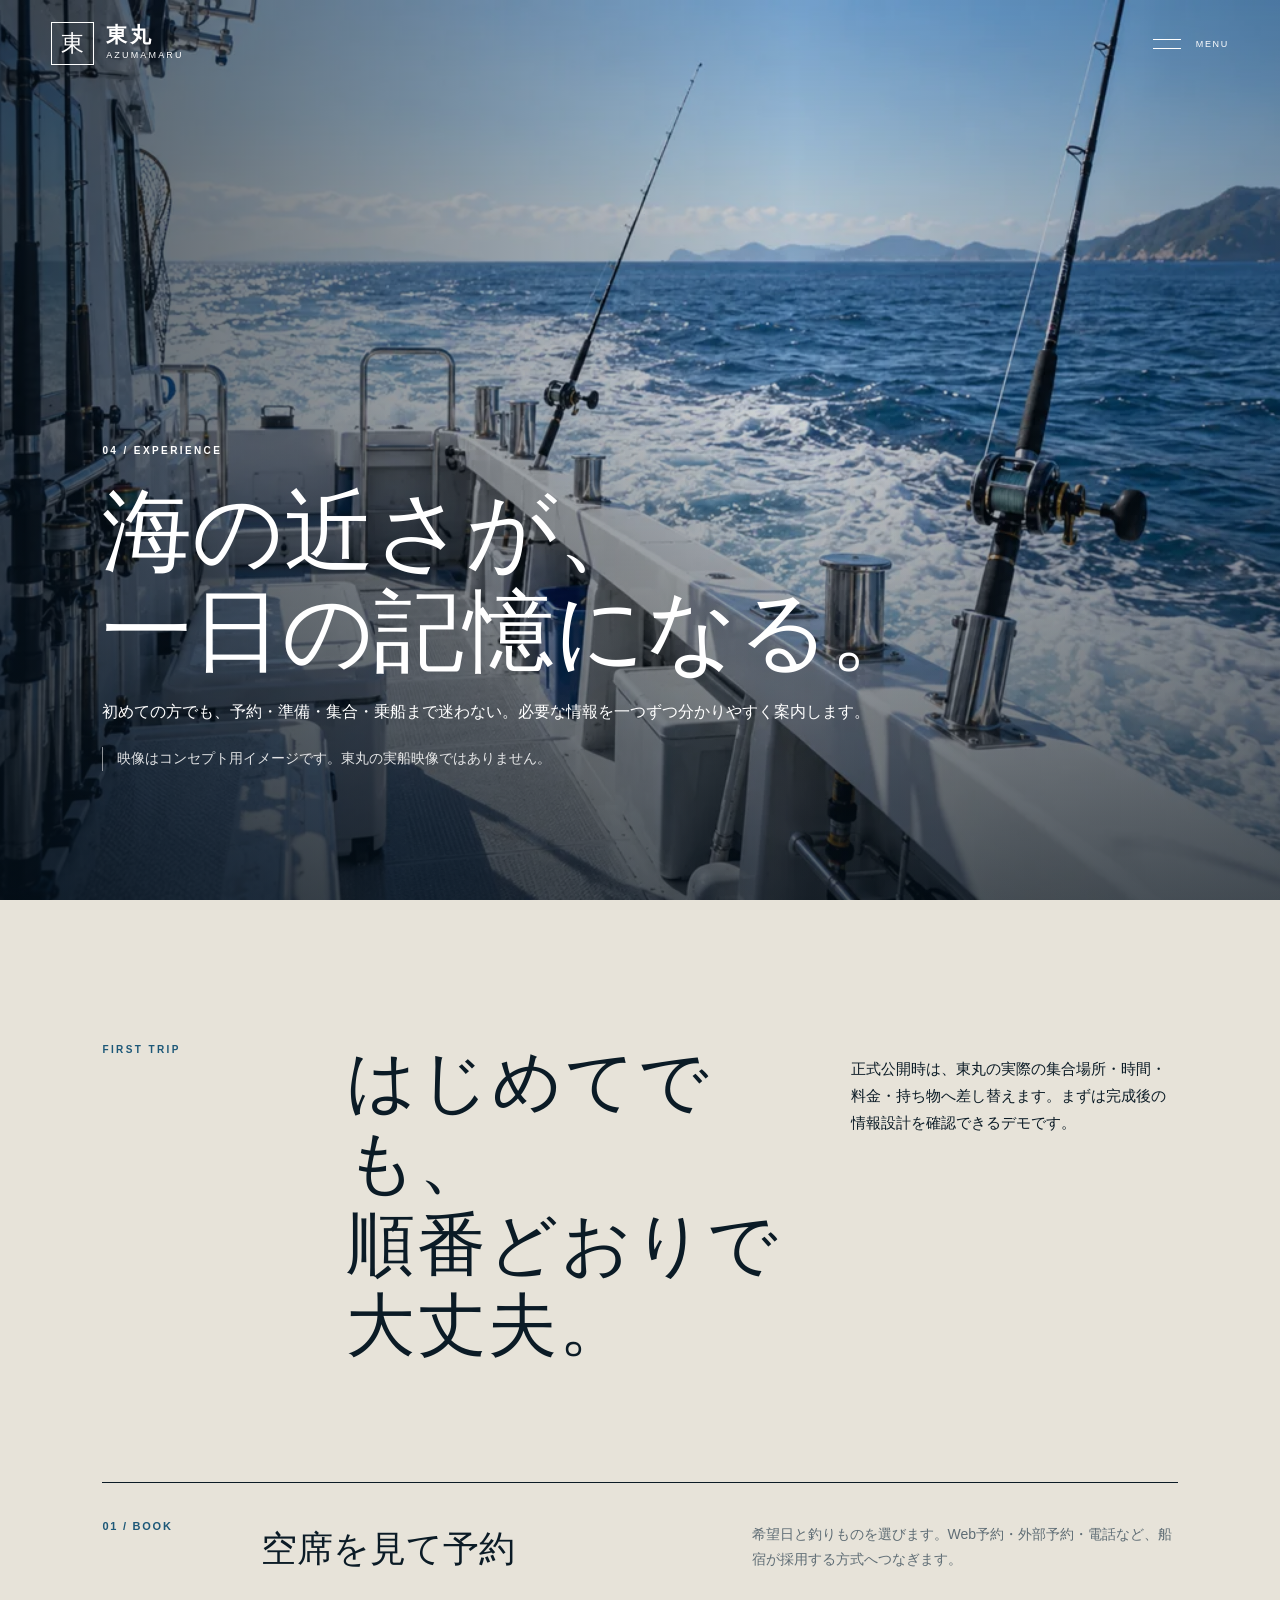
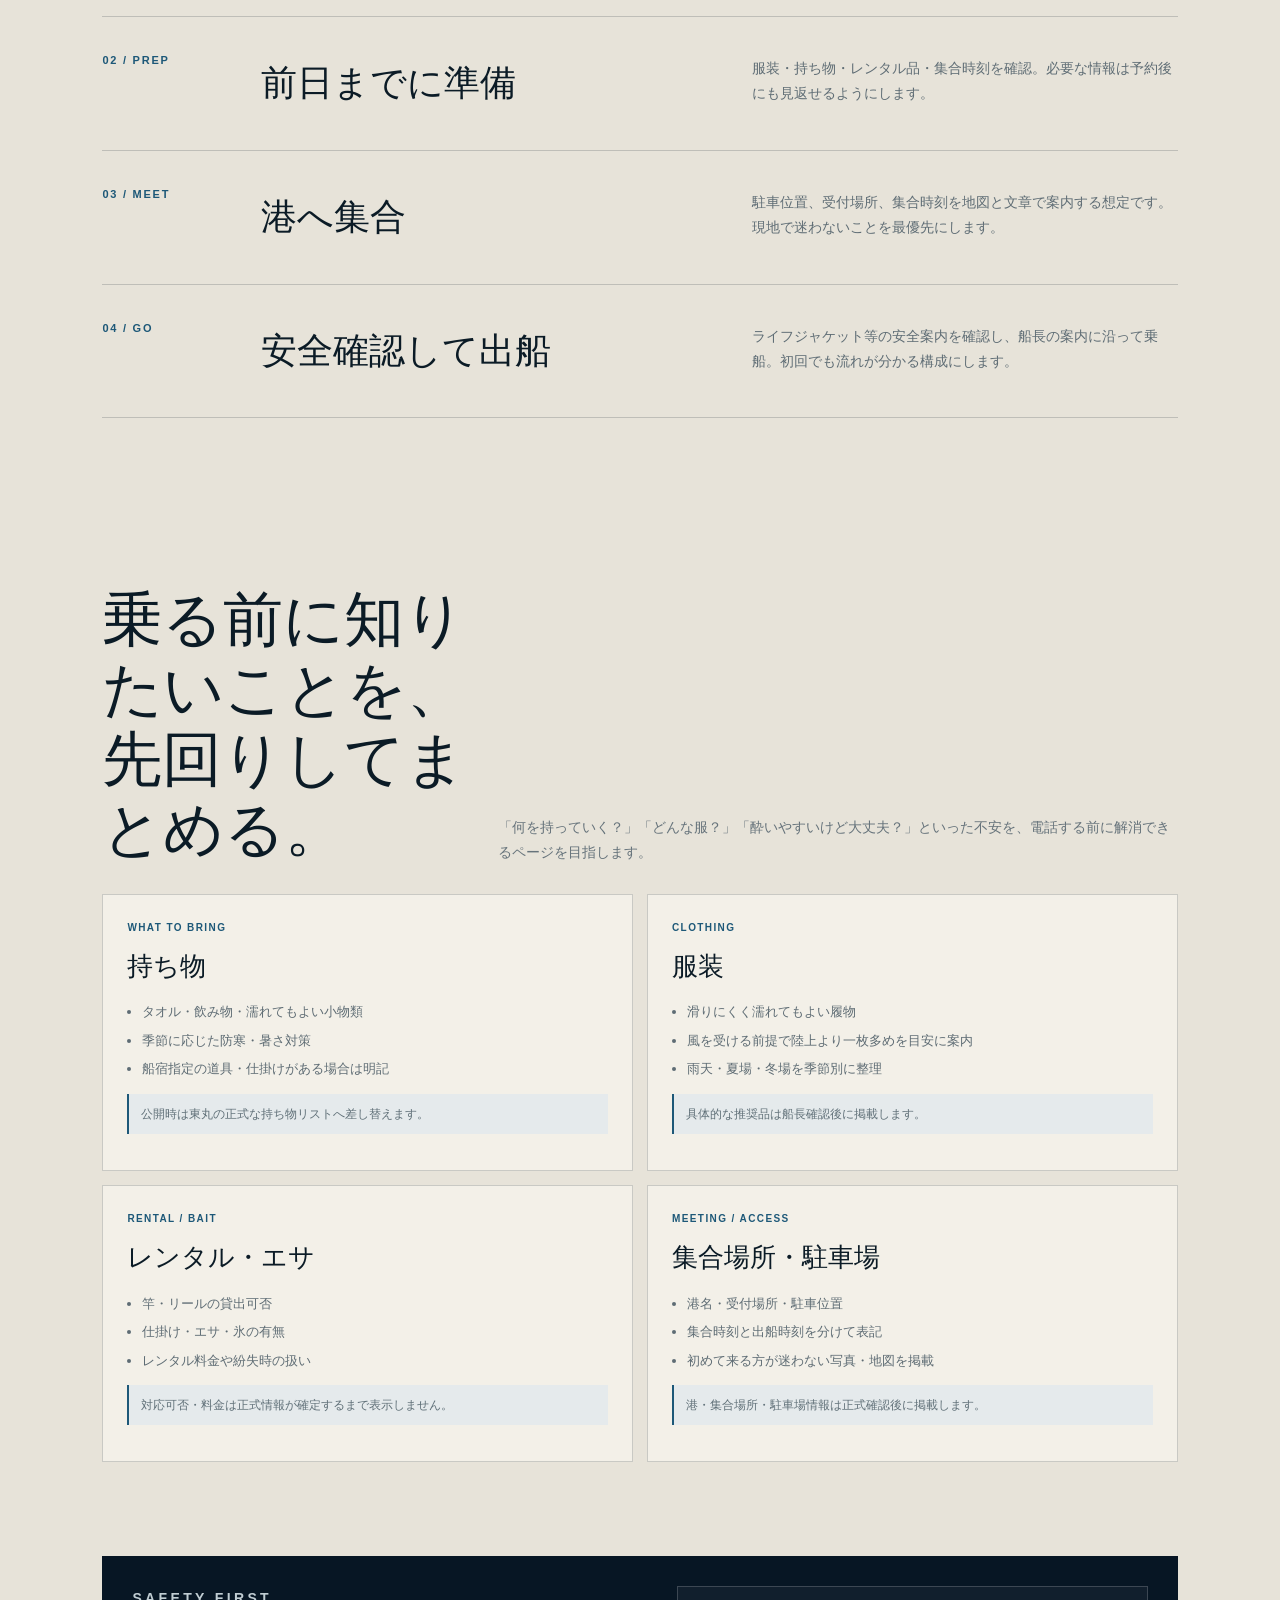
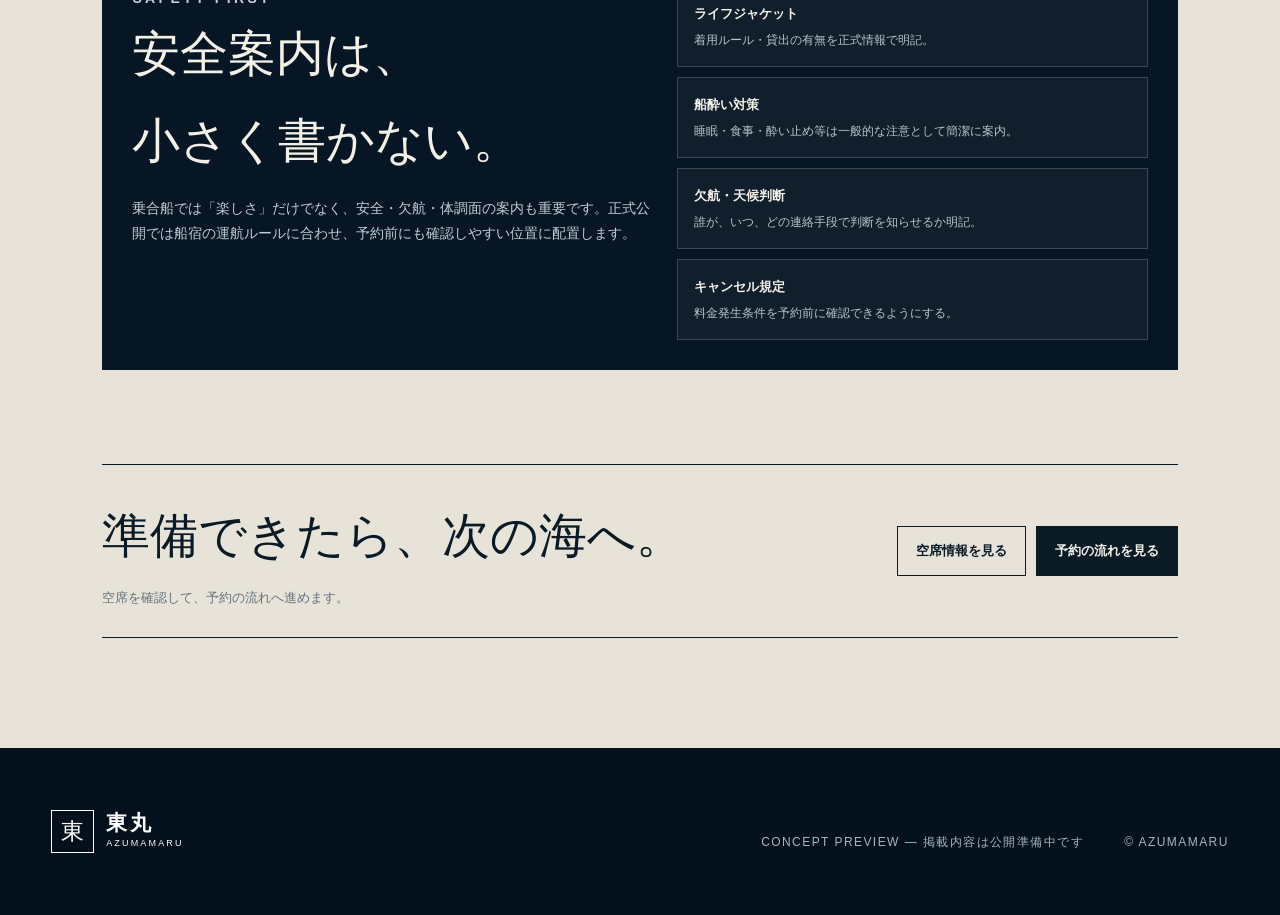
<file: higashimaru/guide.html>
<!doctype html>
<html lang="ja">
<head>
<meta charset="utf-8">
<meta name="viewport" content="width=device-width,initial-scale=1,viewport-fit=cover">
<meta name="theme-color" content="#071624">
<meta name="description" content="東丸の初めての方向け乗船ガイド。予約から集合、服装・持ち物、安全案内まで迷わない構成です。">
<title>船上体験・はじめての方｜東丸 AZUMAMARU</title>
<link rel="stylesheet" href="style.css?v=5">
<style>
.guide-page-main{background:#e7e3d9;color:#0b1b26}.guide-flow{padding-top:clamp(90px,11vw,150px)}.guide-steps{margin:0;padding:0;list-style:none;border-top:1px solid #0b1b26}.guide-steps li{display:grid;grid-template-columns:95px 1fr 1fr;gap:clamp(22px,5vw,70px);padding:34px 0;border-bottom:1px solid rgba(11,27,38,.18);align-items:start}.guide-steps>li>span{font-size:11px;font-weight:800;letter-spacing:.16em;color:#1d5878}.guide-steps h3{margin:0;font-family:"Yu Mincho","Hiragino Mincho ProN",serif;font-size:clamp(25px,3vw,36px);font-weight:500}.guide-steps p{margin:5px 0 0;color:#5f6d75;font-size:14px}.guide-info{padding:0 clamp(20px,8vw,128px) 94px}.guide-info-head{display:grid;grid-template-columns:.7fr 1.3fr;gap:30px;align-items:end;margin-bottom:28px}.guide-info-head h2{margin:0;font-family:"Yu Mincho","Hiragino Mincho ProN",serif;font-size:clamp(34px,4.7vw,60px);font-weight:500;line-height:1.17}.guide-info-head p{margin:0;color:#66737b;font-size:14px}.guide-cards{display:grid;grid-template-columns:repeat(2,minmax(0,1fr));gap:14px}.guide-card{padding:24px;border:1px solid rgba(11,27,38,.18);background:#f3f0e8}.guide-card small{display:block;color:#1d5878;font-size:10px;font-weight:800;letter-spacing:.14em}.guide-card h3{margin:7px 0 10px;font-family:"Yu Mincho","Hiragino Mincho ProN",serif;font-size:26px;font-weight:500}.guide-card ul{margin:0;padding-left:1.15em;color:#5e6c74;font-size:13px}.guide-card li+li{margin-top:5px}.guide-placeholder{margin-top:13px;padding:10px 12px;border-left:2px solid #1d5878;background:#e5eaec;color:#607078;font-size:12px;line-height:1.7}.guide-safety{padding:0 clamp(20px,8vw,128px) 94px}.guide-safety-box{display:grid;grid-template-columns:1.05fr .95fr;gap:24px;padding:30px;background:#071624;color:#f3f0e8}.guide-safety-box h2{margin:0 0 12px;font-family:"Yu Mincho","Hiragino Mincho ProN",serif;font-size:clamp(31px,4vw,48px);font-weight:500}.guide-safety-box p{margin:0;color:#c0cdd3;font-size:14px}.guide-safety-list{display:grid;gap:10px}.guide-safety-item{padding:15px 16px;border:1px solid rgba(255,255,255,.18);background:rgba(255,255,255,.04)}.guide-safety-item b{display:block;margin-bottom:4px;font-size:13px}.guide-safety-item span{display:block;color:#b6c4ca;font-size:12px}.guide-cta{padding:0 clamp(20px,8vw,128px) 110px}.guide-cta-box{display:grid;grid-template-columns:1fr auto;gap:30px;align-items:center;padding:28px 0;border-top:1px solid #0b1b26;border-bottom:1px solid #0b1b26}.guide-cta-box h2{margin:0;font-family:"Yu Mincho","Hiragino Mincho ProN",serif;font-size:clamp(30px,4vw,48px);font-weight:500}.guide-cta-box p{margin:6px 0 0;color:#65737c;font-size:13px}.guide-cta-actions{display:flex;gap:10px;flex-wrap:wrap}.guide-btn{display:inline-flex;align-items:center;justify-content:center;min-height:50px;padding:12px 18px;border:1px solid #0b1b26;font-size:13px;font-weight:800}.guide-btn.primary{background:#0b1b26;color:#f3f0e8}@media(max-width:900px){.guide-info-head,.guide-safety-box,.guide-cta-box{grid-template-columns:1fr}.guide-steps li{grid-template-columns:55px 1fr}.guide-steps p{grid-column:2}.guide-cards{grid-template-columns:1fr}.guide-cta-actions{justify-content:flex-start}}@media(max-width:580px){.guide-steps li{grid-template-columns:42px 1fr;gap:14px}.guide-info,.guide-safety,.guide-cta{padding-left:20px;padding-right:20px}.guide-safety-box{padding:24px}.guide-btn{width:100%}}
</style>
<style>
.mobile-quickbar{display:none}
@media(max-width:760px){
  .mobile-quickbar{position:fixed;z-index:80;left:12px;right:12px;bottom:12px;display:grid;grid-template-columns:1fr 1fr;gap:8px;padding:8px;border-radius:18px;background:rgba(243,240,232,.96);box-shadow:0 14px 40px rgba(7,22,36,.25);backdrop-filter:blur(14px)}
  .mobile-quickbar a{display:grid;place-items:center;min-height:48px;border:1px solid #0b1b26;border-radius:12px;color:#0b1b26;background:#f3f0e8;font-size:13px;font-weight:800}
  .mobile-quickbar a:last-child{background:#0b1b26;color:#fff}
}
</style></head>
<body>
<a class="skip-link" href="#main">本文へ移動</a>
<a class="hero-brand brand" href="index.html" data-hero-brand><span class="brand-mark">東</span><span><b>東丸</b><small>AZUMAMARU</small></span></a>
<button class="hero-menu-button" type="button" aria-expanded="false" aria-controls="mobile-menu" data-menu-button data-hero-menu><span class="sr-only">メニューを開く</span><i></i><i></i><span>MENU</span></button>
<header class="site-header" data-header><a class="brand" href="index.html"><span class="brand-mark">東</span><span><b>東丸</b><small>AZUMAMARU</small></span></a><nav class="desktop-nav"><a href="index.html">トップ</a><a href="schedule.html">空席情報</a><a href="catch.html">釣果</a><a href="guide.html" aria-current="page">船上体験・初めての方</a><a class="nav-cta" href="reservation.html">ご予約</a></nav><button class="menu-button" type="button" aria-expanded="false" aria-controls="mobile-menu" data-menu-button><span class="sr-only">メニューを開く</span><i></i><i></i></button></header>
<nav class="mobile-menu" id="mobile-menu" aria-hidden="true" data-mobile-menu><a href="index.html"><span>01</span>トップ</a><a href="schedule.html"><span>02</span>空席情報</a><a href="catch.html"><span>03</span>釣果</a><a href="guide.html"><span>04</span>船上体験・初めての方</a><a href="reservation.html"><span>05</span>ご予約</a></nav>
<main id="main">
<section class="film-section guide-hero"><video autoplay muted loop playsinline preload="metadata" poster="media/deck-sea.webp" data-video><source src="media/deck-sea.mp4" type="video/mp4"></video><div class="film-shade"></div><div class="film-copy"><p class="section-index">04 / EXPERIENCE</p><h1>海の近さが、<br>一日の記憶になる。</h1><p>初めての方でも、予約・準備・集合・乗船まで迷わない。必要な情報を一つずつ分かりやすく案内します。</p><p class="media-disclaimer">映像はコンセプト用イメージです。東丸の実船映像ではありません。</p></div></section>
<section class="guide-page-main">
<section class="section guide-flow"><div class="section-head reveal"><p class="section-index">FIRST TRIP</p><h2>はじめてでも、<br>順番どおりで大丈夫。</h2><p>正式公開時は、東丸の実際の集合場所・時間・料金・持ち物へ差し替えます。まずは完成後の情報設計を確認できるデモです。</p></div><ol class="guide-steps">
<li class="reveal"><span>01 / BOOK</span><h3>空席を見て予約</h3><p>希望日と釣りものを選びます。Web予約・外部予約・電話など、船宿が採用する方式へつなぎます。</p></li>
<li class="reveal"><span>02 / PREP</span><h3>前日までに準備</h3><p>服装・持ち物・レンタル品・集合時刻を確認。必要な情報は予約後にも見返せるようにします。</p></li>
<li class="reveal"><span>03 / MEET</span><h3>港へ集合</h3><p>駐車位置、受付場所、集合時刻を地図と文章で案内する想定です。現地で迷わないことを最優先にします。</p></li>
<li class="reveal"><span>04 / GO</span><h3>安全確認して出船</h3><p>ライフジャケット等の安全案内を確認し、船長の案内に沿って乗船。初回でも流れが分かる構成にします。</p></li>
</ol></section>
<section class="guide-info"><div class="guide-info-head"><h2>乗る前に知りたいことを、<br>先回りしてまとめる。</h2><p>「何を持っていく？」「どんな服？」「酔いやすいけど大丈夫？」といった不安を、電話する前に解消できるページを目指します。</p></div><div class="guide-cards">
<article class="guide-card reveal"><small>WHAT TO BRING</small><h3>持ち物</h3><ul><li>タオル・飲み物・濡れてもよい小物類</li><li>季節に応じた防寒・暑さ対策</li><li>船宿指定の道具・仕掛けがある場合は明記</li></ul><p class="guide-placeholder">公開時は東丸の正式な持ち物リストへ差し替えます。</p></article>
<article class="guide-card reveal"><small>CLOTHING</small><h3>服装</h3><ul><li>滑りにくく濡れてもよい履物</li><li>風を受ける前提で陸上より一枚多めを目安に案内</li><li>雨天・夏場・冬場を季節別に整理</li></ul><p class="guide-placeholder">具体的な推奨品は船長確認後に掲載します。</p></article>
<article class="guide-card reveal"><small>RENTAL / BAIT</small><h3>レンタル・エサ</h3><ul><li>竿・リールの貸出可否</li><li>仕掛け・エサ・氷の有無</li><li>レンタル料金や紛失時の扱い</li></ul><p class="guide-placeholder">対応可否・料金は正式情報が確定するまで表示しません。</p></article>
<article class="guide-card reveal"><small>MEETING / ACCESS</small><h3>集合場所・駐車場</h3><ul><li>港名・受付場所・駐車位置</li><li>集合時刻と出船時刻を分けて表記</li><li>初めて来る方が迷わない写真・地図を掲載</li></ul><p class="guide-placeholder">港・集合場所・駐車場情報は正式確認後に掲載します。</p></article>
</div></section>
<section class="guide-safety"><div class="guide-safety-box reveal"><div><p class="section-index">SAFETY FIRST</p><h2>安全案内は、<br>小さく書かない。</h2><p>乗合船では「楽しさ」だけでなく、安全・欠航・体調面の案内も重要です。正式公開では船宿の運航ルールに合わせ、予約前にも確認しやすい位置に配置します。</p></div><div class="guide-safety-list"><div class="guide-safety-item"><b>ライフジャケット</b><span>着用ルール・貸出の有無を正式情報で明記。</span></div><div class="guide-safety-item"><b>船酔い対策</b><span>睡眠・食事・酔い止め等は一般的な注意として簡潔に案内。</span></div><div class="guide-safety-item"><b>欠航・天候判断</b><span>誰が、いつ、どの連絡手段で判断を知らせるか明記。</span></div><div class="guide-safety-item"><b>キャンセル規定</b><span>料金発生条件を予約前に確認できるようにする。</span></div></div></div></section>
<section class="guide-cta"><div class="guide-cta-box"><div><h2>準備できたら、次の海へ。</h2><p>空席を確認して、予約の流れへ進めます。</p></div><div class="guide-cta-actions"><a class="guide-btn" href="schedule.html">空席情報を見る</a><a class="guide-btn primary" href="reservation.html">予約の流れを見る</a></div></div></section>
</section>
</main>
<nav class="mobile-quickbar" aria-label="クイックナビ"><a href="schedule.html">空席を見る</a><a href="reservation.html">予約へ</a></nav><footer><div class="brand footer-brand"><span class="brand-mark">東</span><span><b>東丸</b><small>AZUMAMARU</small></span></div><p>CONCEPT PREVIEW — 掲載内容は公開準備中です</p><small>© AZUMAMARU</small></footer>
<script src="script.js?v=4" defer></script>
</body>
</html>
</file>
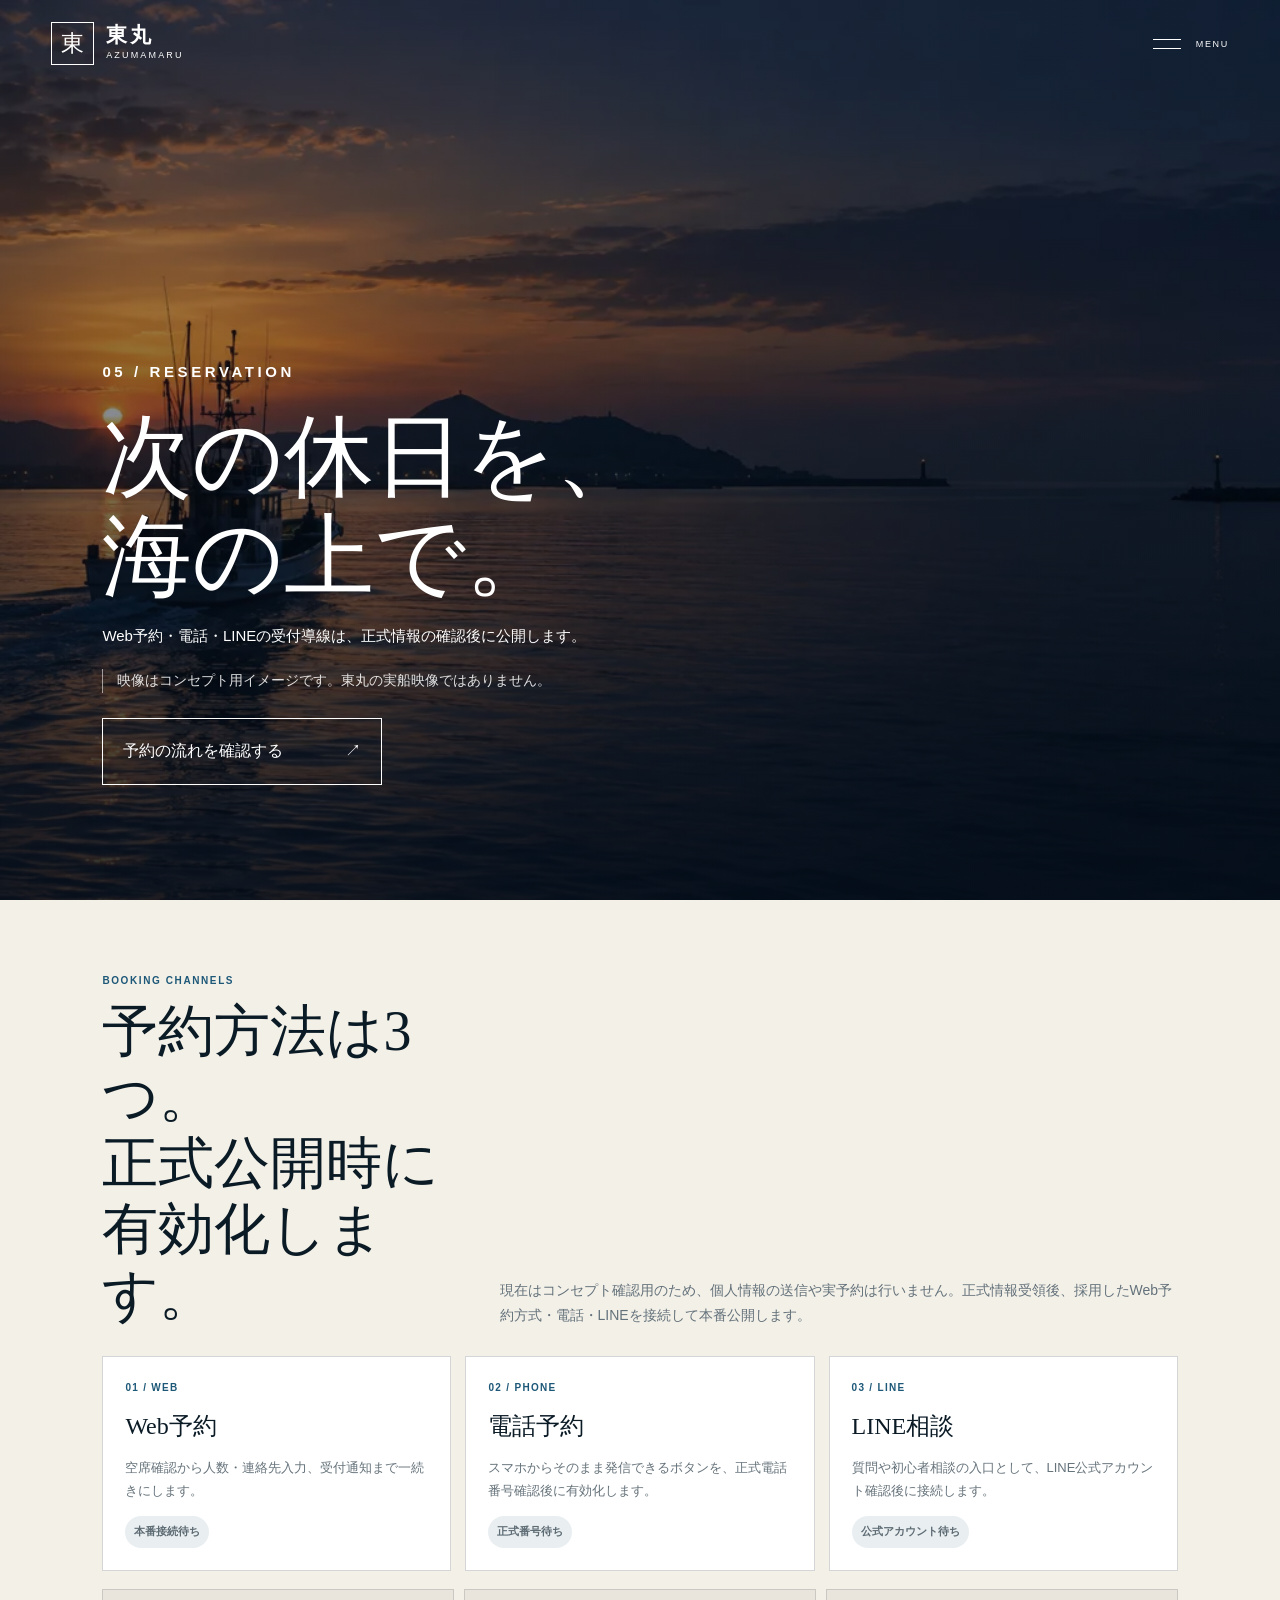
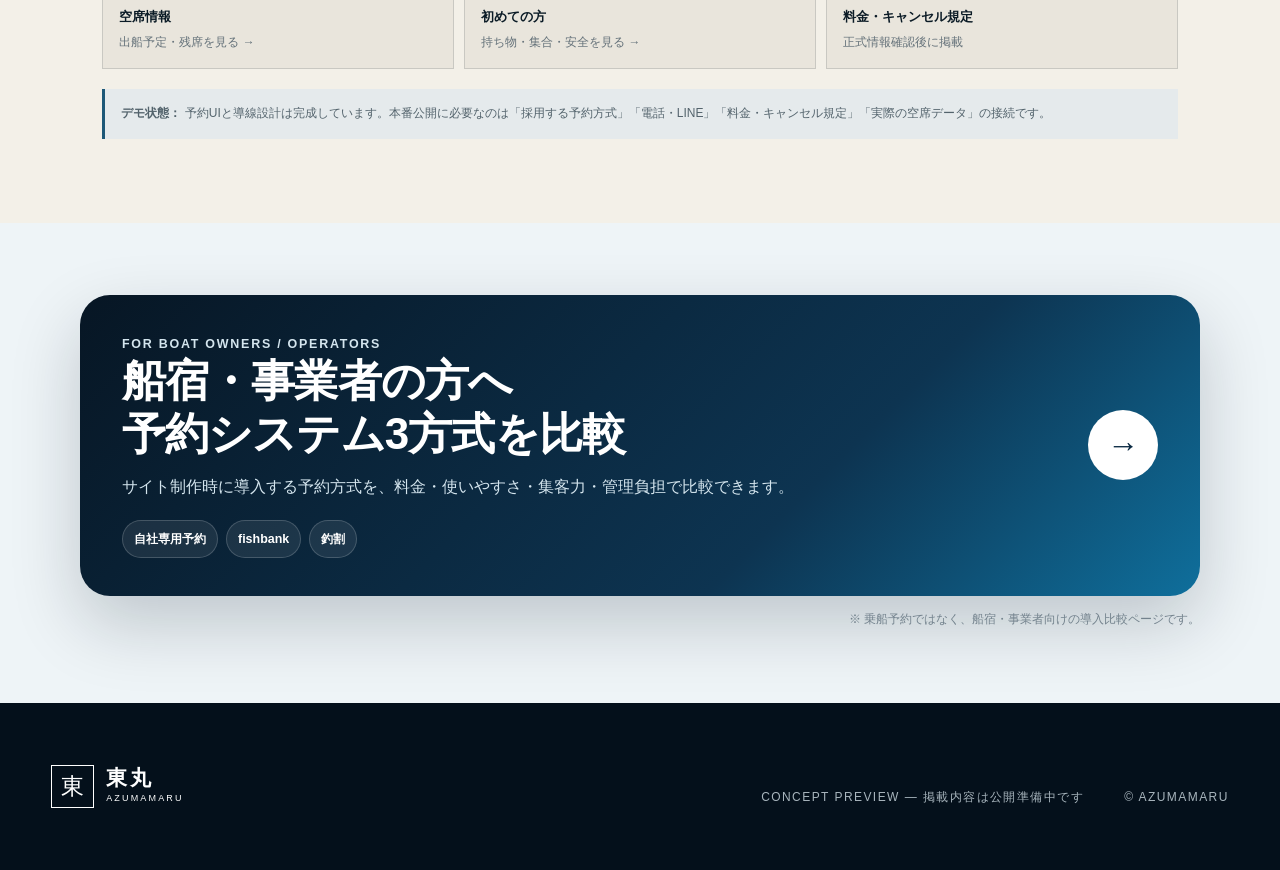
<file: higashimaru/reservation.html>
<!doctype html><html lang="ja"><head><meta charset="utf-8"><meta name="viewport" content="width=device-width,initial-scale=1,viewport-fit=cover"><meta name="theme-color" content="#071624"><meta name="description" content="東丸の予約案内。空席確認からWeb予約・電話・LINEまで、本番公開時の予約導線を分かりやすく案内します。"><title>ご予約｜東丸 AZUMAMARU</title><link rel="stylesheet" href="style.css?v=5"><style>.client-reservation-link{padding:72px 24px;background:#eef4f7}.client-reservation-card{max-width:1120px;margin:0 auto;display:grid;grid-template-columns:1.5fr auto;gap:32px;align-items:center;padding:38px 42px;border-radius:30px;background:linear-gradient(135deg,#071624 0%,#0d3451 65%,#0f6f9c 100%);color:#fff;box-shadow:0 28px 70px rgba(7,22,36,.2);text-decoration:none;transition:transform .22s ease,box-shadow .22s ease}.client-reservation-card:hover{transform:translateY(-4px);box-shadow:0 34px 86px rgba(7,22,36,.26)}.client-reservation-kicker{margin:0 0 8px;color:#8fe4f0;font-size:.78rem;font-weight:900;letter-spacing:.14em}.client-reservation-card h2{margin:0 0 12px;font-size:clamp(1.65rem,3.5vw,2.75rem);line-height:1.2;letter-spacing:-.02em}.client-reservation-card p{margin:0;color:#d4e5ee;max-width:760px}.client-reservation-options{display:flex;gap:8px;flex-wrap:wrap;margin-top:18px}.client-reservation-options span{padding:7px 11px;border-radius:999px;border:1px solid rgba(255,255,255,.18);background:rgba(255,255,255,.08);font-size:.78rem;font-weight:800}.client-reservation-arrow{width:70px;height:70px;border-radius:50%;display:grid;place-items:center;background:#fff;color:#0b2a43;font-size:2rem;font-weight:800}.client-reservation-note{max-width:1120px;margin:12px auto 0;color:#73828d;font-size:.78rem;text-align:right}@media(max-width:760px){.client-reservation-link{padding:46px 16px}.client-reservation-card{grid-template-columns:1fr;padding:28px 24px;border-radius:24px}.client-reservation-arrow{width:56px;height:56px;font-size:1.6rem}.client-reservation-note{text-align:left}}</style><style>
.reservation-ready{padding:72px clamp(20px,8vw,128px);background:#f3f0e8;color:#0b1b26}
.reservation-ready-inner{max-width:1180px;margin:0 auto}
.reservation-ready-head{display:grid;grid-template-columns:.7fr 1.3fr;gap:32px;align-items:end;margin-bottom:28px}
.reservation-ready-head .eyebrow{margin:0 0 8px;color:#1d5878;font-size:10px;font-weight:800;letter-spacing:.16em}
.reservation-ready-head h2{margin:0;font-family:"Yu Mincho","Hiragino Mincho ProN",serif;font-size:clamp(32px,4.4vw,56px);font-weight:500;line-height:1.18}
.reservation-ready-head p{margin:0;color:#63717a;font-size:14px}
.booking-channel-grid{display:grid;grid-template-columns:repeat(3,1fr);gap:14px}
.booking-channel{padding:22px;border:1px solid rgba(11,27,38,.18);background:#fff}
.booking-channel span{display:block;color:#1d5878;font-size:10px;font-weight:800;letter-spacing:.13em}
.booking-channel b{display:block;margin:8px 0 7px;font-family:"Yu Mincho","Hiragino Mincho ProN",serif;font-size:24px;font-weight:500}
.booking-channel p{margin:0;color:#66737b;font-size:13px}
.booking-channel em{display:inline-block;margin-top:14px;padding:6px 9px;border-radius:999px;background:#e9eef1;color:#5d6b73;font-size:11px;font-style:normal;font-weight:800}
.reservation-trust{display:grid;grid-template-columns:repeat(3,1fr);gap:10px;margin-top:18px}
.reservation-trust>*{padding:15px 16px;border:1px solid rgba(11,27,38,.14);background:#e9e5dc}
.reservation-trust b,.reservation-trust span{display:block}
.reservation-trust b{font-size:13px}.reservation-trust span{margin-top:3px;color:#65727a;font-size:12px}
.demo-status{margin-top:20px;padding:14px 16px;border-left:3px solid #1d5878;background:#e5eaec;color:#53636c;font-size:12px;line-height:1.8}
.mobile-quickbar{display:none}
@media(max-width:760px){
  .reservation-ready{padding:54px 20px 96px}
  .reservation-ready-head,.booking-channel-grid,.reservation-trust{grid-template-columns:1fr}
  .reservation-ready-head{gap:14px}
  .mobile-quickbar{position:fixed;z-index:80;left:12px;right:12px;bottom:12px;display:grid;grid-template-columns:1fr 1fr;gap:8px;padding:8px;border-radius:18px;background:rgba(243,240,232,.96);box-shadow:0 14px 40px rgba(7,22,36,.25);backdrop-filter:blur(14px)}
  .mobile-quickbar a{display:grid;place-items:center;min-height:48px;border:1px solid #0b1b26;border-radius:12px;font-size:13px;font-weight:800}
  .mobile-quickbar a:last-child{background:#0b1b26;color:#fff}
}
</style></head><body><a class="skip-link" href="#main">本文へ移動</a><a class="hero-brand brand" href="index.html" data-hero-brand><span class="brand-mark">東</span><span><b>東丸</b><small>AZUMAMARU</small></span></a><button class="hero-menu-button" type="button" aria-expanded="false" aria-controls="mobile-menu" data-menu-button data-hero-menu><span class="sr-only">メニューを開く</span><i></i><i></i><span>MENU</span></button>
<header class="site-header" data-header><a class="brand" href="index.html"><span class="brand-mark">東</span><span><b>東丸</b><small>AZUMAMARU</small></span></a><nav class="desktop-nav"><a href="index.html">トップ</a><a href="schedule.html">空席情報</a><a href="catch.html">釣果</a><a href="guide.html">船上体験・初めての方</a><a class="nav-cta" href="reservation.html" aria-current="page">ご予約</a></nav><button class="menu-button" type="button" aria-expanded="false" aria-controls="mobile-menu" data-menu-button><span class="sr-only">メニューを開く</span><i></i><i></i></button></header>
<nav class="mobile-menu" id="mobile-menu" aria-hidden="true" data-mobile-menu><a href="index.html"><span>01</span>トップ</a><a href="schedule.html"><span>02</span>空席情報</a><a href="catch.html"><span>03</span>釣果</a><a href="guide.html"><span>04</span>船上体験・初めての方</a><a href="reservation.html"><span>05</span>ご予約</a></nav>
<main id="main"><section class="reservation reservation-page"><video autoplay muted loop playsinline preload="metadata" poster="media/sunset-return.webp" data-video><source src="media/sunset-return.mp4" type="video/mp4"></video><div class="film-shade"></div><div class="reservation-copy"><p class="section-index">05 / RESERVATION</p><h1>次の休日を、<br>海の上で。</h1><p>Web予約・電話・LINEの受付導線は、正式情報の確認後に公開します。</p><p class="media-disclaimer">映像はコンセプト用イメージです。東丸の実船映像ではありません。</p><button class="outline-button" type="button" data-open-dialog>予約の流れを確認する <span>↗</span></button></div></section><section class="reservation-ready" aria-labelledby="reservation-ready-title">
  <div class="reservation-ready-inner">
    <div class="reservation-ready-head">
      <div><p class="eyebrow">BOOKING CHANNELS</p><h2 id="reservation-ready-title">予約方法は3つ。<br>正式公開時に有効化します。</h2></div>
      <p>現在はコンセプト確認用のため、個人情報の送信や実予約は行いません。正式情報受領後、採用したWeb予約方式・電話・LINEを接続して本番公開します。</p>
    </div>
    <div class="booking-channel-grid">
      <article class="booking-channel"><span>01 / WEB</span><b>Web予約</b><p>空席確認から人数・連絡先入力、受付通知まで一続きにします。</p><em>本番接続待ち</em></article>
      <article class="booking-channel"><span>02 / PHONE</span><b>電話予約</b><p>スマホからそのまま発信できるボタンを、正式電話番号確認後に有効化します。</p><em>正式番号待ち</em></article>
      <article class="booking-channel"><span>03 / LINE</span><b>LINE相談</b><p>質問や初心者相談の入口として、LINE公式アカウント確認後に接続します。</p><em>公式アカウント待ち</em></article>
    </div>
    <div class="reservation-trust">
      <a href="schedule.html"><b>空席情報</b><span>出船予定・残席を見る →</span></a>
      <a href="guide.html"><b>初めての方</b><span>持ち物・集合・安全を見る →</span></a>
      <div><b>料金・キャンセル規定</b><span>正式情報確認後に掲載</span></div>
    </div>
    <p class="demo-status"><b>デモ状態：</b> 予約UIと導線設計は完成しています。本番公開に必要なのは「採用する予約方式」「電話・LINE」「料金・キャンセル規定」「実際の空席データ」の接続です。</p>
  </div>
</section><section class="client-reservation-link" aria-label="船宿・事業者向け予約システム案内"><a class="client-reservation-card" href="client-reservation-options.html"><div><p class="client-reservation-kicker">FOR BOAT OWNERS / OPERATORS</p><h2>船宿・事業者の方へ<br>予約システム3方式を比較</h2><p>サイト制作時に導入する予約方式を、料金・使いやすさ・集客力・管理負担で比較できます。</p><div class="client-reservation-options"><span>自社専用予約</span><span>fishbank</span><span>釣割</span></div></div><span class="client-reservation-arrow" aria-hidden="true">→</span></a><p class="client-reservation-note">※ 乗船予約ではなく、船宿・事業者向けの導入比較ページです。</p></section></main><nav class="mobile-quickbar" aria-label="クイックナビ"><a href="schedule.html">空席を見る</a><a href="reservation.html">予約へ</a></nav><footer><div class="brand footer-brand"><span class="brand-mark">東</span><span><b>東丸</b><small>AZUMAMARU</small></span></div><p>CONCEPT PREVIEW — 掲載内容は公開準備中です</p><small>© AZUMAMARU</small></footer>
<dialog class="reservation-dialog" data-dialog aria-labelledby="dialog-title"><button class="dialog-close" type="button" data-close-dialog aria-label="予約画面を閉じる">×</button><div class="booking-head"><div><p class="section-index">RESERVATION PREVIEW</p><h2 id="dialog-title">東丸 Web予約</h2></div><p class="booking-step-label"><b data-step-number>1</b> / 3</p></div><div class="booking-progress"><i data-progress></i></div><form data-booking-form novalidate aria-live="polite" aria-atomic="false"><section class="booking-step" data-booking-step="1"><p class="booking-kicker">STEP 01</p><h3 id="booking-step-1" tabindex="-1">ご希望を選択</h3><fieldset class="choice-grid"><legend class="sr-only">予約内容</legend><label><input type="radio" name="plan" value="乗合便を予約" checked><span><b>乗合便を予約</b><small>空席表から選択予定</small></span></label><label><input type="radio" name="plan" value="仕立てについて相談"><span><b>仕立てについて相談</b><small>正式公開時に案内</small></span></label><label><input type="radio" name="plan" value="船長に相談"><span><b>船長に相談</b><small>日程が未定の方</small></span></label></fieldset><div class="booking-actions"><button class="booking-next" type="button" data-next>次へ <span>→</span></button></div></section><section class="booking-step" data-booking-step="2" hidden><p class="booking-kicker">STEP 02</p><h3 id="booking-step-2" tabindex="-1">人数と経験</h3><div class="booking-fields"><label>乗船人数<select name="people"><option>1名</option><option>2名</option><option>3名</option><option>4名</option><option>5名以上</option></select></label><fieldset><legend>乗合船の経験</legend><div class="inline-choices"><label><input type="radio" name="experience" value="はじめて" checked> はじめて</label><label><input type="radio" name="experience" value="経験あり"> 経験あり</label></div></fieldset></div><p class="booking-error" data-booking-error role="alert"></p><div class="booking-actions"><button class="booking-back" type="button" data-back>戻る</button><button class="booking-next" type="button" data-next>確認へ <span>→</span></button></div></section><section class="booking-step" data-booking-step="3" hidden><p class="booking-kicker">STEP 03</p><h3 id="booking-step-3" tabindex="-1">内容を確認</h3><dl class="booking-summary"><div><dt>ご希望</dt><dd data-summary-plan>乗合便を予約</dd></div><div><dt>人数</dt><dd data-summary-people>1名</dd></div><div><dt>経験</dt><dd data-summary-experience>はじめて</dd></div></dl><div class="preview-warning"><b>CONCEPT PREVIEW</b><p>個人情報の入力・予約送信は行いません。</p></div><div class="booking-actions"><button class="booking-back" type="button" data-back>戻る</button><button class="booking-next" type="button" data-preview-complete>流れを完了</button></div></section><section class="booking-step booking-complete" data-booking-complete hidden><p class="booking-complete-mark">✓</p><p class="booking-kicker">PREVIEW COMPLETE</p><h3 tabindex="-1">予約の流れを確認できました。</h3><p>正式公開後は連絡先入力と受付通知へ進みます。</p><button class="dialog-button" type="button" data-close-dialog>画面に戻る</button></section></form></dialog><script src="script.js?v=4" defer></script></body></html>
</file>
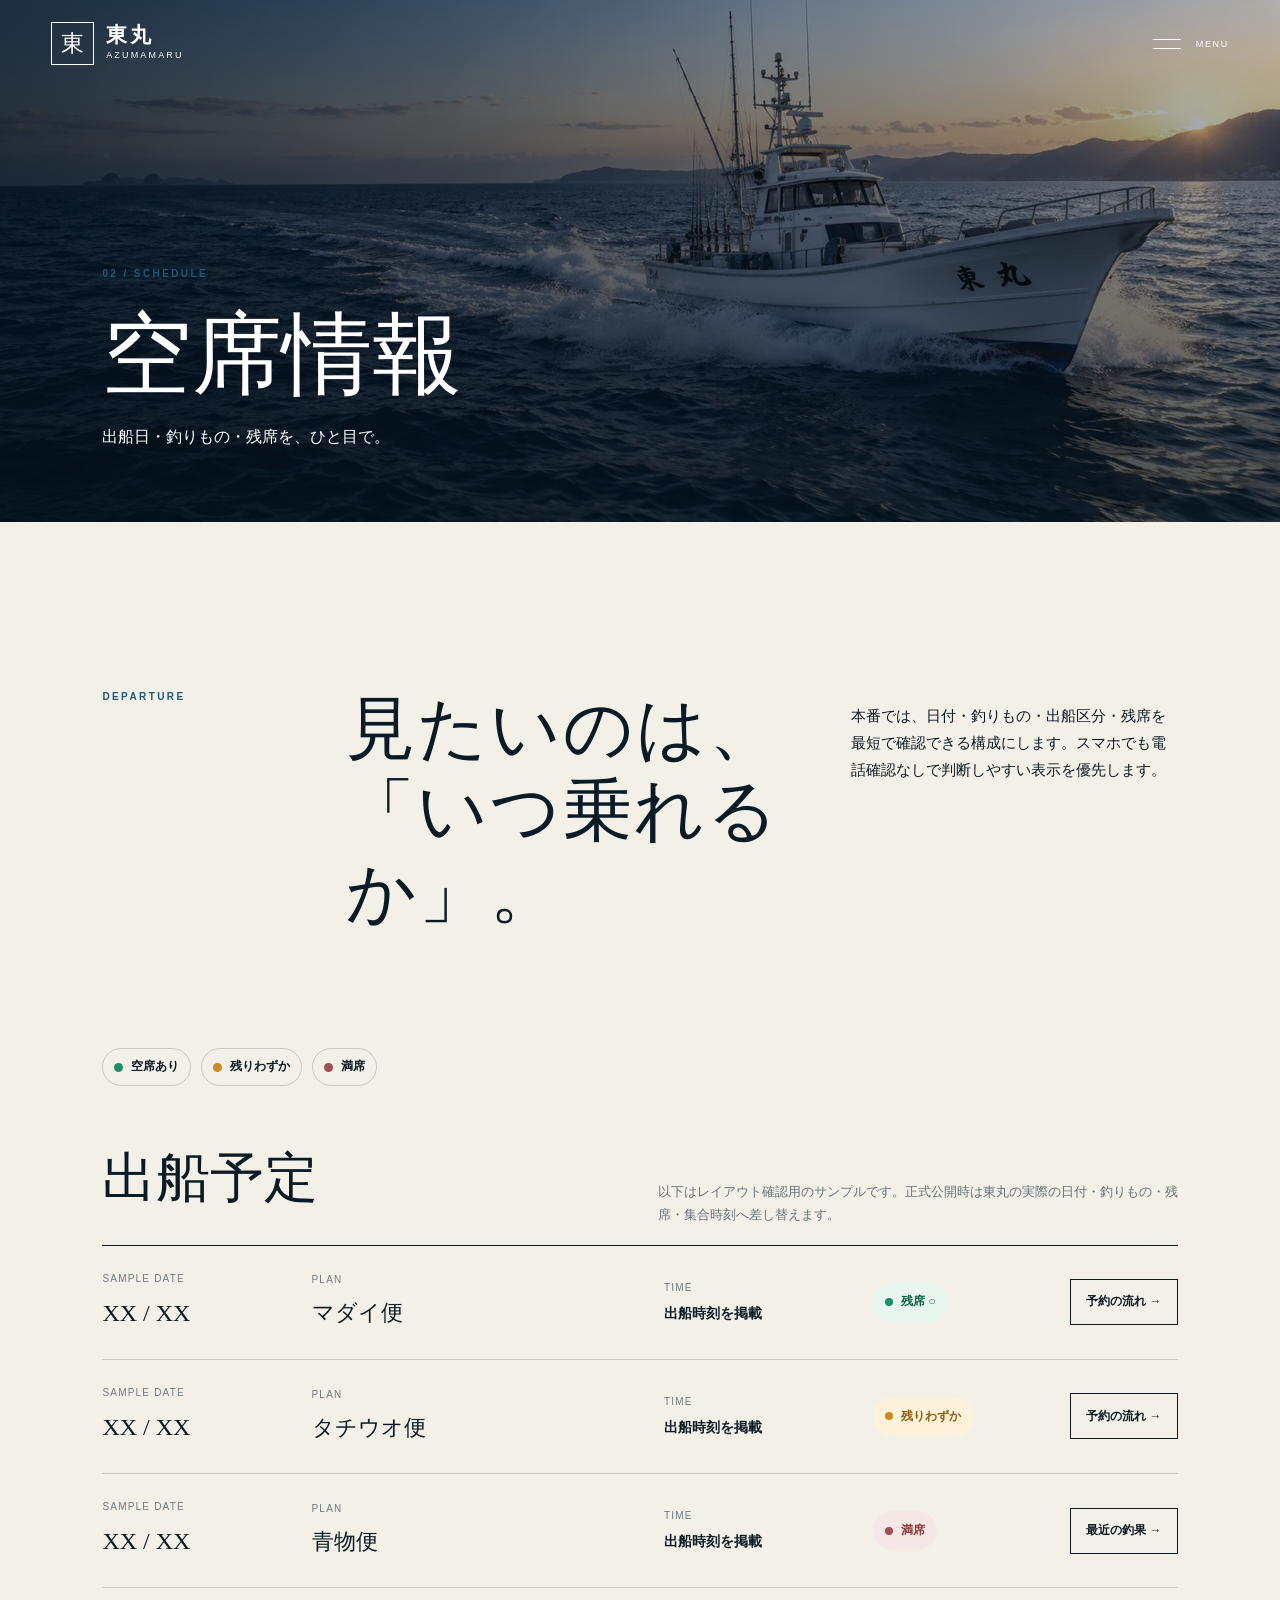
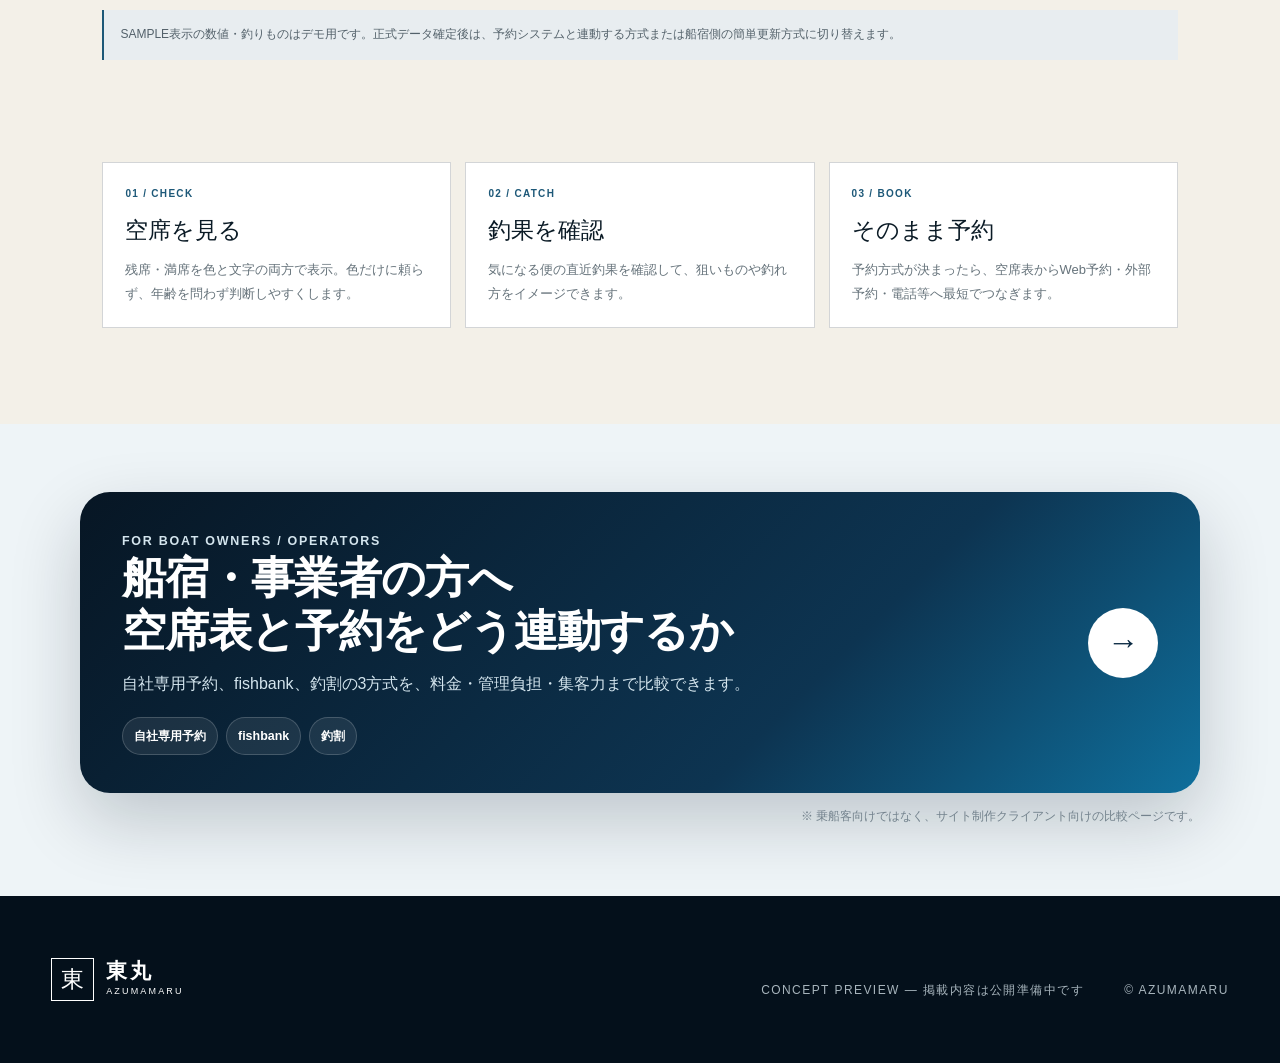
<file: higashimaru/schedule.html>
<!doctype html>
<html lang="ja">
<head>
<meta charset="utf-8">
<meta name="viewport" content="width=device-width,initial-scale=1,viewport-fit=cover">
<meta name="theme-color" content="#071624">
<meta name="description" content="東丸の空席情報ページ。出船日・釣りもの・残席を見やすく確認できる本番運用イメージです。">
<title>空席情報｜東丸 AZUMAMARU</title>
<link rel="stylesheet" href="style.css?v=5">
<style>
.schedule-page-main{background:#f3f0e8;color:#0b1b26}.schedule-intro{padding-bottom:44px}.availability-legend{display:flex;flex-wrap:wrap;gap:10px;margin-top:22px}.availability-legend span{display:inline-flex;align-items:center;gap:8px;padding:7px 11px;border:1px solid rgba(11,27,38,.18);border-radius:999px;font-size:12px;font-weight:700}.availability-legend i{width:9px;height:9px;border-radius:50%;background:#1b8f65}.availability-legend .few i{background:#c88b25}.availability-legend .full i{background:#a34e4e}.schedule-sample{padding:0 clamp(20px,8vw,128px) 90px}.schedule-sample-note{display:flex;justify-content:space-between;gap:20px;align-items:end;margin-bottom:18px}.schedule-sample-note h2{margin:0;font-family:"Yu Mincho","Hiragino Mincho ProN",serif;font-size:clamp(32px,4.2vw,54px);font-weight:500}.schedule-sample-note p{margin:0;max-width:520px;color:#65737c;font-size:13px}.departure-board{border-top:1px solid #0b1b26}.departure-row{display:grid;grid-template-columns:minmax(110px,.8fr) 1.4fr .8fr .75fr auto;gap:18px;align-items:center;padding:24px 0;border-bottom:1px solid rgba(11,27,38,.18)}.departure-row>div{min-width:0}.departure-date small,.departure-plan small,.departure-detail small{display:block;color:#6e7c84;font-size:10px;letter-spacing:.12em}.departure-date strong{display:block;margin-top:4px;font-family:"Yu Mincho","Hiragino Mincho ProN",serif;font-size:24px;font-weight:500}.departure-plan strong{display:block;margin-top:4px;font-family:"Yu Mincho","Hiragino Mincho ProN",serif;font-size:22px;font-weight:500}.departure-detail b{display:block;margin-top:4px;font-size:14px}.availability-pill{display:inline-flex;align-items:center;gap:8px;padding:9px 12px;border-radius:999px;background:#e8f5ef;color:#126448;font-size:12px;font-weight:800;white-space:nowrap}.availability-pill:before{content:"";width:8px;height:8px;border-radius:50%;background:#1b8f65}.availability-pill.few{background:#fff2da;color:#8f5f10}.availability-pill.few:before{background:#c88b25}.availability-pill.full{background:#f6e7e7;color:#8a3f3f}.availability-pill.full:before{background:#a34e4e}.schedule-action{display:inline-flex;align-items:center;justify-content:center;min-height:46px;padding:10px 15px;border:1px solid #0b1b26;font-size:12px;font-weight:800;white-space:nowrap}.schedule-action:hover,.schedule-action:focus-visible{background:#0b1b26;color:#f3f0e8}.sample-banner{margin-top:22px;padding:14px 16px;border-left:2px solid #1d5878;background:#e8edf0;color:#53616a;font-size:12px;line-height:1.8}.schedule-how{padding:0 clamp(20px,8vw,128px) 96px}.schedule-how-grid{display:grid;grid-template-columns:repeat(3,1fr);gap:14px}.schedule-how-card{padding:22px;border:1px solid rgba(11,27,38,.18);background:#fff}.schedule-how-card span{display:block;color:#1d5878;font-size:10px;font-weight:800;letter-spacing:.13em}.schedule-how-card h3{margin:7px 0 7px;font-family:"Yu Mincho","Hiragino Mincho ProN",serif;font-size:23px;font-weight:500}.schedule-how-card p{margin:0;color:#66737b;font-size:13px}.schedule-client-link{padding:68px 24px;background:#eef4f7}.schedule-client-card{max-width:1120px;margin:0 auto;display:grid;grid-template-columns:1.5fr auto;gap:32px;align-items:center;padding:38px 42px;border-radius:30px;background:linear-gradient(135deg,#071624 0%,#0d3451 65%,#0f6f9c 100%);color:#fff;box-shadow:0 28px 70px rgba(7,22,36,.2);transition:transform .22s ease,box-shadow .22s ease}.schedule-client-card:hover{transform:translateY(-4px);box-shadow:0 34px 86px rgba(7,22,36,.26)}.schedule-client-kicker{margin:0 0 8px;color:#8fe4f0;font-size:.78rem;font-weight:900;letter-spacing:.14em}.schedule-client-card h2{margin:0 0 12px;font-family:inherit;font-size:clamp(1.65rem,3.5vw,2.75rem);line-height:1.2;letter-spacing:-.02em}.schedule-client-card p{margin:0;color:#d4e5ee;max-width:760px}.schedule-client-options{display:flex;gap:8px;flex-wrap:wrap;margin-top:18px}.schedule-client-options span{padding:7px 11px;border-radius:999px;border:1px solid rgba(255,255,255,.18);background:rgba(255,255,255,.08);font-size:.78rem;font-weight:800}.schedule-client-arrow{width:70px;height:70px;border-radius:50%;display:grid;place-items:center;background:#fff;color:#0b2a43;font-size:2rem;font-weight:800}.schedule-client-note{max-width:1120px;margin:12px auto 0;color:#73828d;font-size:.78rem;text-align:right}@media(max-width:980px){.departure-row{grid-template-columns:1fr 1fr}.schedule-how-grid{grid-template-columns:1fr}.departure-row .schedule-action{justify-self:start}.schedule-client-card{grid-template-columns:1fr}}@media(max-width:620px){.schedule-sample-note{display:block}.schedule-sample-note p{margin-top:10px}.departure-row{grid-template-columns:1fr;padding:22px 0}.departure-date strong,.departure-plan strong{font-size:22px}.schedule-client-link{padding:46px 16px}.schedule-client-card{padding:28px 24px;border-radius:24px}.schedule-client-arrow{width:56px;height:56px;font-size:1.6rem}.schedule-client-note{text-align:left}}
</style>
<style>
.mobile-quickbar{display:none}
@media(max-width:760px){
  .mobile-quickbar{position:fixed;z-index:80;left:12px;right:12px;bottom:12px;display:grid;grid-template-columns:1fr 1fr;gap:8px;padding:8px;border-radius:18px;background:rgba(243,240,232,.96);box-shadow:0 14px 40px rgba(7,22,36,.25);backdrop-filter:blur(14px)}
  .mobile-quickbar a{display:grid;place-items:center;min-height:48px;border:1px solid #0b1b26;border-radius:12px;color:#0b1b26;background:#f3f0e8;font-size:13px;font-weight:800}
  .mobile-quickbar a:last-child{background:#0b1b26;color:#fff}
}
</style></head>
<body>
<a class="skip-link" href="#main">本文へ移動</a>
<a class="hero-brand brand" href="index.html" data-hero-brand><span class="brand-mark">東</span><span><b>東丸</b><small>AZUMAMARU</small></span></a>
<button class="hero-menu-button" type="button" aria-expanded="false" aria-controls="mobile-menu" data-menu-button data-hero-menu><span class="sr-only">メニューを開く</span><i></i><i></i><span>MENU</span></button>
<header class="site-header" data-header><a class="brand" href="index.html"><span class="brand-mark">東</span><span><b>東丸</b><small>AZUMAMARU</small></span></a><nav class="desktop-nav"><a href="index.html">トップ</a><a href="schedule.html" aria-current="page">空席情報</a><a href="catch.html">釣果</a><a href="guide.html">船上体験・初めての方</a><a class="nav-cta" href="reservation.html">ご予約</a></nav><button class="menu-button" type="button" aria-expanded="false" aria-controls="mobile-menu" data-menu-button><span class="sr-only">メニューを開く</span><i></i><i></i></button></header>
<nav class="mobile-menu" id="mobile-menu" aria-hidden="true" data-mobile-menu><a href="index.html"><span>01</span>トップ</a><a href="schedule.html"><span>02</span>空席情報</a><a href="catch.html"><span>03</span>釣果</a><a href="guide.html"><span>04</span>船上体験・初めての方</a><a href="reservation.html"><span>05</span>ご予約</a></nav>
<main id="main">
<section class="page-hero page-hero-schedule"><div><p class="section-index">02 / SCHEDULE</p><h1>空席情報</h1><p>出船日・釣りもの・残席を、ひと目で。</p></div></section>
<section class="schedule-page-main">
<section class="section schedule-intro"><div class="section-head reveal"><p class="section-index">DEPARTURE</p><h2>見たいのは、<br>「いつ乗れるか」。</h2><p>本番では、日付・釣りもの・出船区分・残席を最短で確認できる構成にします。スマホでも電話確認なしで判断しやすい表示を優先します。</p></div><div class="availability-legend reveal"><span><i></i>空席あり</span><span class="few"><i></i>残りわずか</span><span class="full"><i></i>満席</span></div></section>
<section class="schedule-sample" aria-label="空席表の掲載イメージ"><div class="schedule-sample-note"><h2>出船予定</h2><p>以下はレイアウト確認用のサンプルです。正式公開時は東丸の実際の日付・釣りもの・残席・集合時刻へ差し替えます。</p></div><div class="departure-board reveal">
<div class="departure-row"><div class="departure-date"><small>SAMPLE DATE</small><strong>XX / XX</strong></div><div class="departure-plan"><small>PLAN</small><strong>マダイ便</strong></div><div class="departure-detail"><small>TIME</small><b>出船時刻を掲載</b></div><div><span class="availability-pill">残席 ○</span></div><a class="schedule-action" href="reservation.html">予約の流れ →</a></div>
<div class="departure-row"><div class="departure-date"><small>SAMPLE DATE</small><strong>XX / XX</strong></div><div class="departure-plan"><small>PLAN</small><strong>タチウオ便</strong></div><div class="departure-detail"><small>TIME</small><b>出船時刻を掲載</b></div><div><span class="availability-pill few">残りわずか</span></div><a class="schedule-action" href="reservation.html">予約の流れ →</a></div>
<div class="departure-row"><div class="departure-date"><small>SAMPLE DATE</small><strong>XX / XX</strong></div><div class="departure-plan"><small>PLAN</small><strong>青物便</strong></div><div class="departure-detail"><small>TIME</small><b>出船時刻を掲載</b></div><div><span class="availability-pill full">満席</span></div><a class="schedule-action" href="catch.html">最近の釣果 →</a></div>
</div><p class="sample-banner">SAMPLE表示の数値・釣りものはデモ用です。正式データ確定後は、予約システムと連動する方式または船宿側の簡単更新方式に切り替えます。</p></section>
<section class="schedule-how"><div class="schedule-how-grid"><article class="schedule-how-card reveal"><span>01 / CHECK</span><h3>空席を見る</h3><p>残席・満席を色と文字の両方で表示。色だけに頼らず、年齢を問わず判断しやすくします。</p></article><article class="schedule-how-card reveal"><span>02 / CATCH</span><h3>釣果を確認</h3><p>気になる便の直近釣果を確認して、狙いものや釣れ方をイメージできます。</p></article><article class="schedule-how-card reveal"><span>03 / BOOK</span><h3>そのまま予約</h3><p>予約方式が決まったら、空席表からWeb予約・外部予約・電話等へ最短でつなぎます。</p></article></div></section>
<section class="schedule-client-link" aria-label="船宿・事業者向け予約連携案内"><a class="schedule-client-card" href="client-reservation-options.html"><div><p class="schedule-client-kicker">FOR BOAT OWNERS / OPERATORS</p><h2>船宿・事業者の方へ<br>空席表と予約をどう連動するか</h2><p>自社専用予約、fishbank、釣割の3方式を、料金・管理負担・集客力まで比較できます。</p><div class="schedule-client-options"><span>自社専用予約</span><span>fishbank</span><span>釣割</span></div></div><span class="schedule-client-arrow" aria-hidden="true">→</span></a><p class="schedule-client-note">※ 乗船客向けではなく、サイト制作クライアント向けの比較ページです。</p></section>
</section>
</main>
<nav class="mobile-quickbar" aria-label="クイックナビ"><a href="schedule.html">空席を見る</a><a href="reservation.html">予約へ</a></nav><footer><div class="brand footer-brand"><span class="brand-mark">東</span><span><b>東丸</b><small>AZUMAMARU</small></span></div><p>CONCEPT PREVIEW — 掲載内容は公開準備中です</p><small>© AZUMAMARU</small></footer>
<script src="script.js?v=4" defer></script>
</body>
</html>
</file>
<file: style.css>
/* ---------- Tokens ---------- */
:root{
  --ink:#1a1a17;
  --paper:#f4f1e9;
  --paper-deep:#ebe5d6;
  --surface:#1b211d;
  --surface-2:#10140f;
  --accent:#b8532e;
  --accent-deep:#7a331c;
  --line:rgba(26,26,23,.16);
  --line-dark:rgba(244,241,233,.20);
  --focus:#f5d84b;
  --sans:-apple-system,BlinkMacSystemFont,"Hiragino Sans","Noto Sans JP",Arial,sans-serif;
  --serif:"Yu Mincho","Hiragino Mincho ProN",serif;
}

/* ---------- Reset ---------- */
*{box-sizing:border-box}
html{scroll-behavior:smooth;overflow-x:hidden}
body{margin:0;background:var(--paper);color:var(--ink);font-family:var(--sans);overflow-x:hidden}
a{color:inherit;text-decoration:none}
img{max-width:100%;display:block}
ol,ul{list-style:none;padding:0;margin:0}
.mark-defs{position:absolute;width:0;height:0;overflow:hidden}

/* ---------- Accessibility helpers ---------- */
.skip{position:fixed;left:1rem;top:-5rem;z-index:100;background:#fff;padding:.8rem;transition:top .2s}
.skip:focus{top:1rem}
:focus-visible{outline:3px solid var(--focus);outline-offset:4px}
.section{scroll-margin-top:80px}

/* ---------- Demo notice ---------- */
.demo-notice{position:fixed;z-index:30;left:0;right:0;bottom:0;background:var(--focus);color:var(--ink);text-align:center;padding:8px 16px;font-size:11px;font-weight:700}

/* ---------- Scroll progress ---------- */
.progress{position:fixed;z-index:40;left:0;top:0;height:3px;width:100%;background:var(--accent);transform:scaleX(0);transform-origin:left;will-change:transform}

/* ---------- Logo ---------- */
.logo{display:inline-flex;align-items:center;gap:10px}
.logo-mark{width:36px;height:36px;overflow:visible;fill:none;stroke:currentColor;stroke-width:5;stroke-linecap:square;stroke-linejoin:miter}
.logo-type{display:grid;line-height:.85}
.logo-type b{font-size:20px;letter-spacing:-.03em;font-weight:700}
.logo-type i{font-size:8px;font-style:normal;letter-spacing:.38em;margin-top:7px}

/* ---------- Header ---------- */
.header{position:fixed;z-index:20;top:0;left:0;width:100%;height:68px;display:flex;align-items:center;gap:3vw;padding:0 4vw;background:rgba(244,241,233,.94);color:var(--ink);backdrop-filter:blur(12px);box-shadow:0 1px var(--line);transition:background .35s,color .35s,height .35s,box-shadow .35s}
.js .header:not(.scrolled){height:86px;background:transparent;color:#fff;backdrop-filter:none;box-shadow:none}
.header-right{display:flex;align-items:center;gap:18px;margin-left:auto}
.header-cta{border:1px solid currentColor;padding:12px 20px;font-size:12px;letter-spacing:.03em}

.menu-button{display:none;flex-direction:column;justify-content:center;align-items:center;border:0;background:none;color:inherit;width:48px;height:48px;cursor:pointer;padding:0}
.js .menu-button{display:flex}
.menu-button span{display:block;width:25px;height:1px;background:currentColor;margin:3px 0;transition:transform .3s,opacity .3s}
.menu-button[aria-expanded="true"] span:nth-child(1){transform:translateY(3.5px) rotate(45deg)}
.menu-button[aria-expanded="true"] span:nth-child(2){transform:translateY(-3.5px) rotate(-45deg)}

@media(hover:hover) and (pointer:fine){
  .header-cta{transition:background .25s,color .25s}
  .header-cta:hover{background:var(--ink);color:var(--paper)}
  .js .header:not(.scrolled) .header-cta:hover{background:#fff;color:var(--surface)}
}

/* ---------- No-JS fallback nav ---------- */
.noscript-nav{
  display:flex;flex-wrap:wrap;gap:10px;
  padding:calc(68px + 20px) 4vw 20px;background:var(--paper);border-bottom:1px solid var(--line);
}
.noscript-nav a{font-size:13px;padding:9px 16px;border:1px solid var(--line)}
.noscript-nav a[aria-current="page"]{background:var(--ink);color:var(--paper);font-weight:700}

/* ---------- Full-Screen Menu (Desktop & Mobile) ---------- */
.mobile-menu{
  display:block;position:fixed;z-index:19;inset:0;background:var(--surface);color:#fff;
  padding:clamp(100px, 16vh, 150px) 7vw 60px;transform:translateY(-105%);transition:transform .45s cubic-bezier(.2,.7,.2,1);
  visibility:hidden;pointer-events:none;overflow-y:auto;
}
.mobile-menu.open{transform:none;visibility:visible;pointer-events:auto}
.mobile-menu-inner{max-width:1000px;margin:0 auto}
.mobile-menu-label{font-size:11px;letter-spacing:.22em;color:var(--accent);margin-bottom:30px;font-weight:700}
.mobile-menu nav{display:grid;gap:12px}
.mobile-menu a{
  display:flex;align-items:baseline;gap:20px;
  font-family:var(--serif);font-size:clamp(24px, 4vw, 42px);
  padding:16px 0;border-bottom:1px solid var(--line-dark);
  transition:color .25s, padding-left .25s;
}
.mobile-menu a span.nav-num{font-family:var(--sans);font-size:12px;letter-spacing:.1em;color:var(--accent)}
.mobile-menu a[aria-current="page"]{
  color:var(--focus);font-weight:700;
}
.mobile-menu a[aria-current="page"]::after{
  content:'CURRENT';font-family:var(--sans);font-size:10px;letter-spacing:.15em;
  padding:3px 8px;border:1px solid var(--focus);color:var(--focus);margin-left:auto;
}
@media(hover:hover) and (pointer:fine){
  .mobile-menu a:hover{color:var(--focus);padding-left:12px}
}
.menu-open{overflow:hidden}

/* ---------- Hero & Page Headers ---------- */
.hero{position:relative;min-height:100svh;color:#fff;overflow:hidden}
.hero>img,.hero>.hero-video{position:absolute;inset:0;width:100%;height:100%;object-fit:cover;transform:scale(1.06)}
.hero-shade{position:absolute;inset:0;background:linear-gradient(100deg,rgba(6,10,9,.78),rgba(6,10,9,.1) 62%),linear-gradient(0deg,rgba(0,0,0,.42),transparent 42%)}
.hero-datum{position:absolute;z-index:2;left:7vw;top:110px;display:flex;flex-direction:column;align-items:center;gap:14px}
.hero-datum span{font-size:11px;letter-spacing:.2em}
.hero-datum i{display:block;width:1px;height:clamp(80px,18vh,220px);background:var(--line-dark)}
.hero-content{position:relative;z-index:2;padding:clamp(150px,22vh,230px) 7vw 80px;max-width:850px}
.eyebrow,.section-label{font-size:11px;letter-spacing:.22em;font-weight:700}
.hero-content .eyebrow{display:inline-flex;align-items:center;gap:12px}
.hero-content .eyebrow::before{content:'';width:46px;height:1px;background:var(--accent)}
.hero h1{font-family:var(--serif);font-size:clamp(48px,7.5vw,120px);line-height:.98;letter-spacing:-.05em;font-weight:500;margin:25px 0 35px}
.hero-copy{font-family:var(--serif);font-size:clamp(16px,1.4vw,21px);line-height:2}
.text-link{display:inline-flex;gap:38px;align-items:center;border-bottom:1px solid currentColor;padding:14px 0;font-size:13px}
.text-link span{font-size:18px;transition:transform .3s}
@media(hover:hover) and (pointer:fine){.text-link:hover span{transform:translate(3px,-3px)}}
.scroll{position:absolute;right:4vw;bottom:3vw;font-size:10px;letter-spacing:.2em;writing-mode:vertical-rl;margin:0}
.scroll i{display:block;width:1px;height:64px;background:#fff;margin:15px auto 0;animation:pulse 2s infinite}
@keyframes pulse{0%{transform:scaleY(0);transform-origin:top}50%{transform:scaleY(1);transform-origin:top}51%{transform-origin:bottom}100%{transform:scaleY(0);transform-origin:bottom}}

/* Page Banner (for inner pages) */
.page-banner{position:relative;padding:clamp(130px,20vh,190px) 7vw clamp(60px,10vh,100px);background:var(--surface);color:#fff;overflow:hidden}
.page-banner-content{position:relative;z-index:2;max-width:850px}
.page-banner h1{font-family:var(--serif);font-size:clamp(40px,6vw,84px);line-height:1.1;letter-spacing:-.04em;font-weight:500;margin:20px 0 24px}
.page-banner p{font-family:var(--serif);font-size:clamp(15px,1.2vw,19px);line-height:2;color:#d0d4d1;margin:0}

/* ---------- Ticker ---------- */
.ticker{background:var(--focus);color:var(--ink);overflow:hidden;position:relative;z-index:3;white-space:nowrap}
.ticker-track{display:flex;flex-wrap:nowrap;align-items:center;width:max-content;gap:42px;padding:18px 0;animation:ticker 26s linear infinite}
.ticker-track span{flex:0 0 auto;white-space:nowrap;font-size:clamp(20px,3vw,50px);font-weight:800;letter-spacing:-.03em}
.ticker-track i{flex:0 0 auto;display:block;width:1px;height:.7em;background:var(--accent)}
@keyframes ticker{to{transform:translateX(-50%)}}

/* ---------- Alternating editorial motion ---------- */
.motion-ticker{overflow:hidden;white-space:nowrap;border-block:1px solid var(--line);position:relative;z-index:2}
.motion-ticker-dark{background:var(--surface-2);color:var(--paper)}
.motion-ticker-paper{background:var(--paper-deep);color:var(--ink)}
.motion-ticker-track{display:flex;align-items:center;width:max-content;gap:34px;padding:14px 0;animation:motion-ticker 34s linear infinite;will-change:transform}
.motion-ticker-track span{flex:0 0 auto;font-family:var(--serif);font-size:clamp(19px,2.2vw,34px);letter-spacing:-.02em}
.motion-ticker-track i{flex:0 0 auto;width:28px;height:1px;background:var(--accent)}
.motion-ticker-reverse{animation-direction:reverse}
@keyframes motion-ticker{to{transform:translateX(-50%)}}

.scroll-heading{--scroll-shift:0px;transform:translate3d(var(--scroll-shift),0,0);will-change:transform}

/* ---------- Sections & Editorial Grid ---------- */
.section{padding:120px 7vw}
.section-label{color:var(--accent)}
.section h2{font-family:var(--serif);font-weight:500;font-size:clamp(36px,5vw,76px);letter-spacing:-.04em;line-height:1.35;margin:0}

/* Philosophy & Text Editorial */
.intro{overflow:hidden}
.intro-grid{display:grid;grid-template-columns:1.3fr .7fr;gap:8vw;margin-top:70px}
.intro-grid p,.quality-copy>p,.editorial-text p{font-family:var(--serif);font-size:17px;line-height:2.2;margin:14px 0 35px}
.statement{font-weight:800;font-size:clamp(64px,13vw,200px);letter-spacing:-.07em;white-space:nowrap;color:transparent;-webkit-text-stroke:1px rgba(26,26,23,.22);margin:90px -3vw -40px}

/* Works Grid */
.works{background:var(--surface);color:#f4f1e9}
.section-head{display:flex;justify-content:space-between;align-items:end;margin-bottom:80px;gap:4vw}
.section-head h2{margin-top:20px}
.section-head>p{font-family:var(--serif);line-height:1.9;margin:0}
.project-grid{display:grid;grid-template-columns:1.35fr .65fr;gap:2.4vw}
.project{display:flex;flex-direction:column;gap:22px}
.project-image{position:relative;aspect-ratio:4/5;background-size:cover;background-position:center;overflow:hidden;clip-path:inset(0 0 0 0)}
.project-main .project-image{aspect-ratio:16/10}
.home-image-one{background-image:linear-gradient(135deg,rgba(0,0,0,.05),rgba(0,0,0,.2)),url(assets/living-stair.webp)}
.home-image-two{background-image:linear-gradient(160deg,rgba(0,0,0,.02),rgba(0,0,0,.18)),url(assets/courtyard.webp);background-position:center}
.works-image-one{background-image:linear-gradient(135deg,rgba(0,0,0,.05),rgba(0,0,0,.2)),url(assets/exterior-night.webp)}
.works-image-two{background-image:linear-gradient(160deg,rgba(0,0,0,.02),rgba(0,0,0,.18)),url(assets/forest-house.webp);background-position:center}
.project-index{position:absolute;top:20px;left:20px;display:grid;place-items:center;min-width:40px;height:40px;padding:0 10px;background:#f4f1e9;color:var(--surface);font-size:11px;letter-spacing:.05em;border:1px solid rgba(0,0,0,.08)}
.project-meta{display:flex;justify-content:space-between;align-items:baseline;gap:16px}
.project-meta h3{font-family:var(--serif);font-size:22px;font-weight:500;margin:0 0 6px}
.project-meta p{font-size:11px;color:#aaa;margin:0}
.project-link{flex:none;font-size:12px;letter-spacing:.05em;border-bottom:1px solid currentColor;padding-bottom:3px;white-space:nowrap}
@media(hover:hover) and (pointer:fine){
  .project-image{transition:transform .5s cubic-bezier(.2,.8,.2,1)}
  .project:hover .project-image{transform:scale(1.03)}
  .project-link span{display:inline-block;transition:transform .25s}
  .project:hover .project-link span{transform:translate(3px,-3px)}
}

/* Quality & Specs */
.quality{display:grid;grid-template-columns:.8fr 1.2fr;gap:8vw}
.quality-copy h2{margin:25px 0}
.specs{align-self:start}
.spec{display:grid;grid-template-columns:60px 1fr auto;align-items:center;border-top:1px solid var(--line);padding:32px 0;position:relative;overflow:hidden;transition:color .35s,padding .35s}
.spec:last-child{border-bottom:1px solid var(--line)}
.spec>span{font-size:11px;color:var(--accent)}
.spec p{font-family:var(--serif);font-size:18px;margin:0}
.spec strong{font-family:var(--serif);font-size:clamp(24px,3vw,40px);font-weight:500}
.spec small{grid-column:3;text-align:right;color:#59615e}
@media(hover:hover) and (pointer:fine){
  .spec::before{content:'';position:absolute;z-index:-1;inset:0;background:var(--surface);transform:translateX(-101%);transition:transform .5s cubic-bezier(.2,.8,.2,1)}
  .spec:hover{color:#fff;padding-left:22px;padding-right:22px}
  .spec:hover small{color:#c8cdc9}
  .spec:hover::before{transform:none}
}
.demo-footnote{font-size:12px;line-height:1.7;opacity:.78;margin-top:28px}

/* Feature Grid for Concept & Quality pages */
.feature-grid{display:grid;grid-template-columns:repeat(auto-fit, minmax(280px, 1fr));gap:3vw;margin-top:50px}
.feature-card{background:#fff;padding:40px;border:1px solid var(--line)}
.feature-card span.num{font-size:11px;letter-spacing:.2em;color:var(--accent);font-weight:700}
.feature-card h3{font-family:var(--serif);font-size:22px;margin:16px 0 12px;font-weight:500}
.feature-card p{font-family:var(--sans);font-size:14px;line-height:1.8;color:#59615e;margin:0}

/* Process Steps */
.steps{list-style:none;padding:0;margin:0;border-top:1px solid var(--line)}
.steps li{display:grid;grid-template-columns:100px 1fr;gap:20px;border-bottom:1px solid var(--line);padding:38px 0;transition:background .3s,padding .3s}
.steps b{font-size:12px;color:var(--accent)}
.steps h3{font-family:var(--serif);font-size:24px;margin:0 0 10px;font-weight:500}
.steps p{margin:0;color:#59615e}
@media(hover:hover) and (pointer:fine){.steps li:hover{background:#fff;padding-left:24px;padding-right:24px}}

/* FAQ */
.faq{background:var(--paper-deep)}
.faq-list{border-top:1px solid var(--line)}
.faq details{border-bottom:1px solid var(--line)}
.faq summary{cursor:pointer;list-style:none;font-family:var(--serif);font-size:clamp(18px,2vw,26px);padding:28px 48px 28px 0;position:relative}
.faq summary::-webkit-details-marker{display:none}
.faq summary::after{content:'+';position:absolute;right:5px;top:28px;font-size:22px;color:var(--accent)}
.faq details[open] summary::after{content:'\2212'}
.faq details p{max-width:720px;line-height:1.9;color:#59615e;padding:0 0 28px;margin:0}

/* Contact Block & Form */
.contact{text-align:center;background:var(--accent-deep);color:#fff;position:relative;overflow:hidden}
.contact::before{content:'';position:absolute;inset:0;opacity:.5;pointer-events:none;
  background:repeating-linear-gradient(90deg,rgba(255,255,255,.05) 0 1px,transparent 1px 96px);}
.contact>*{position:relative}
.contact h2,.contact-page-title{margin:24px 0;font-family:var(--serif);font-weight:500;font-size:clamp(34px,4.6vw,64px);letter-spacing:-.04em}
.contact-lead{font-family:var(--serif)}
.button{padding:20px 28px;min-width:220px;display:inline-flex;justify-content:space-between;align-items:center;gap:20px;font-size:13px;border:0;cursor:pointer;font:inherit;text-align:left}
.primary{background:#fff;color:var(--ink)}
@media(hover:hover) and (pointer:fine){.button{transition:transform .25s,box-shadow .25s}.button:hover{transform:translateY(-4px);box-shadow:0 18px 50px rgba(40,15,7,.28)}}

.demo-form{display:grid;grid-template-columns:1fr 1fr;gap:18px;max-width:820px;margin:45px auto 0;text-align:left}
.demo-form label{display:grid;gap:8px;font-size:12px}
.demo-form input,.demo-form select,.demo-form textarea{width:100%;border:1px solid rgba(255,255,255,.45);background:rgba(255,255,255,.08);color:#fff;padding:15px;font:inherit;border-radius:0}
.demo-form select option{color:var(--ink)}
.demo-form .wide{grid-column:1/-1}
.demo-form .consent{display:flex;flex-direction:row;align-items:center;gap:10px}
.demo-form .consent input{width:auto}
.form-status{text-align:center;font-weight:700;min-height:1.4em;margin-top:10px}

/* Footer */
footer{background:var(--surface-2);color:#fff;padding:70px 7vw;display:grid;grid-template-columns:1fr 1fr;align-items:end;gap:20px}
footer p{font-family:var(--serif);margin:16px 0 0}
footer small{text-align:right;color:#89918e}
footer .footer-nav{display:flex;flex-wrap:wrap;gap:20px;font-size:12px;margin-top:20px}
footer .footer-nav a[aria-current="page"]{color:var(--focus);text-decoration:underline}

/* ---------- Motion system: Datum Reveal ---------- */
.reveal-fade,.reveal-mask span,.reveal-image{opacity:1;transform:none;clip-path:none}
.js .reveal-fade{opacity:0;transform:translateY(22px);transition:opacity .7s cubic-bezier(.2,.7,.2,1),transform .7s cubic-bezier(.2,.7,.2,1)}
.js .reveal-fade.visible{opacity:1;transform:none}
.js .reveal-mask span{display:inline-block;clip-path:inset(0 100% 0 0);transition:clip-path .8s cubic-bezier(.77,0,.18,1)}
.js .reveal-mask span:nth-child(3){transition-delay:.12s}
.js .reveal-mask.visible span{clip-path:inset(0 0 0 0)}
.js .reveal-image .project-image{clip-path:inset(0 0 0 0);transform:scale(1.06)}
.js .reveal-image{opacity:1}
.js .reveal-image:not(.visible) .project-image{clip-path:inset(0 0 0 100%);transform:scale(1.06)}
.js .reveal-image.visible .project-image{clip-path:inset(0 0 0 0);transform:scale(1);transition:clip-path .9s cubic-bezier(.77,0,.18,1),transform 1.1s cubic-bezier(.2,.8,.2,1)}
.statement{animation:outline-drift 5s ease-in-out infinite alternate}
@keyframes outline-drift{to{transform:translateX(-2vw);-webkit-text-stroke-color:rgba(184,83,46,.6)}}

/* ---------- Responsive ---------- */
@media(max-width:800px){
  .header{height:68px;padding:0 20px}
  .js .header:not(.scrolled){height:68px}
  .hero-content{position:absolute;left:0;right:0;top:20vh;max-width:100%;padding:0 24px 100px}
  .hero>img{object-position:62% center}
  .hero>.hero-video{object-position:center center}
  .hero .reveal-fade{opacity:1!important;transform:none!important}
  .hero .reveal-mask span{clip-path:inset(0 0 0 0)!important}
  .hero h1{font-size:clamp(40px,13vw,56px);letter-spacing:-.04em}
  .hero-datum{left:24px;top:90px}
  .hero-datum i{height:70px}
  .scroll{right:18px;bottom:25px}
  .logo-mark{width:30px;height:30px}
  .logo-type b{font-size:17px}
  .ticker-track{padding:14px 0;gap:26px;animation-duration:20s}
  .motion-ticker-track{gap:24px;padding:12px 0;animation-duration:28s}
  .motion-ticker-track i{width:20px}
  .section{padding:85px 24px}
  .page-banner{padding:110px 24px 60px}
  .intro-grid,.quality{grid-template-columns:1fr;gap:35px}
  .statement{margin-top:70px}
  .section-head{display:block;margin-bottom:45px}
  .section-head>p{margin-top:25px}
  .project-grid{grid-template-columns:1fr;gap:55px}
  .project-main .project-image,.project-image{aspect-ratio:4/3}
  .project-meta{align-items:flex-start}
  .quality{gap:60px}
  .spec{grid-template-columns:42px 1fr}
  .spec strong{grid-column:2}
  .spec small{grid-column:2;text-align:left;margin-top:6px}
  .steps li{grid-template-columns:50px 1fr}
  .demo-form{grid-template-columns:1fr}
  .demo-form .wide{grid-column:auto}
  .button{min-width:100%}
  footer{grid-template-columns:1fr}
  footer small{text-align:left}
  .demo-notice{font-size:9px}
}
@media(max-width:520px){
  .header-cta{display:none}
  .header-right{gap:0}
}

/* ---------- Reduced motion ---------- */
@media(prefers-reduced-motion:reduce){
  *{scroll-behavior:auto!important;animation:none!important;transition:none!important}
  .js .reveal-fade,.js .reveal-mask span,.js .reveal-image .project-image{opacity:1!important;transform:none!important;clip-path:inset(0 0 0 0)!important}
  .hero>img,.hero>.hero-video{transform:none}
  .scroll-heading{transform:none!important}
  .motion-ticker-track{transform:none!important}
}


/* ---------- Cinematic hero video ---------- */
.hero-video{background:var(--surface);will-change:transform}

/* ---------- Editorial photo stories ---------- */
.photo-story{background:var(--paper);color:var(--ink)}
.photo-mosaic{display:grid;grid-template-columns:1.35fr .65fr;gap:2.4vw}
.photo-mosaic-rich{grid-template-columns:repeat(2,minmax(0,1fr))}
.photo-mosaic-pair{grid-template-columns:repeat(2,minmax(0,1fr))}
.photo-tile{margin:0;display:flex;flex-direction:column;gap:12px;min-width:0}
.photo-tile img{display:block;width:100%;aspect-ratio:4/5;object-fit:cover;background:var(--paper-deep)}
.photo-tile.photo-wide img{aspect-ratio:16/10}
.photo-tile figcaption{font-size:10px;letter-spacing:.16em;font-weight:700;color:#666}
.photo-mosaic-rich .photo-wide{grid-column:span 2}
@media(max-width:760px){
  .photo-mosaic,.photo-mosaic-rich,.photo-mosaic-pair{grid-template-columns:1fr;gap:28px}
  .photo-mosaic-rich .photo-wide{grid-column:auto}
  .photo-tile img,.photo-tile.photo-wide img{aspect-ratio:4/3}
}
</file>
<file: higashimaru/style.css>
:root{--navy:#071624;--navy-2:#0c2638;--paper:#f3f0e8;--ink:#0b1b26;--blue:#1d5878;--line:rgba(11,27,38,.18);--white:#fff;--ease:cubic-bezier(.22,1,.36,1)}
*{box-sizing:border-box}html{scroll-behavior:smooth}body{margin:0;background:var(--paper);color:var(--ink);font-family:-apple-system,BlinkMacSystemFont,"Hiragino Sans","Yu Gothic",sans-serif;line-height:1.8}body.menu-open{overflow:hidden}a{color:inherit;text-decoration:none}button{font:inherit}img,video{display:block;width:100%}.sr-only{position:absolute;width:1px;height:1px;padding:0;margin:-1px;overflow:hidden;clip:rect(0,0,0,0);white-space:nowrap;border:0}.skip-link{position:fixed;z-index:100;top:8px;left:8px;padding:10px 16px;background:#fff;transform:translateY(-150%)}.skip-link:focus{transform:none}
.site-header{position:fixed;z-index:50;inset:0 0 auto;min-height:76px;padding:12px clamp(20px,4vw,64px);display:flex;align-items:center;justify-content:space-between;background:rgba(243,240,232,.9);border-bottom:1px solid rgba(11,27,38,.12);backdrop-filter:blur(18px);opacity:0;transform:translateY(-16px);pointer-events:none;transition:opacity .45s var(--ease),transform .45s var(--ease)}.site-header.is-visible{opacity:1;transform:none;pointer-events:auto}.brand{display:inline-flex;align-items:center;gap:12px}.brand-mark{display:grid;place-items:center;width:43px;height:43px;border:1px solid currentColor;font-family:"Yu Mincho","Hiragino Mincho ProN",serif;font-size:23px}.brand b,.brand small{display:block}.brand b{font-family:"Yu Mincho","Hiragino Mincho ProN",serif;font-size:21px;line-height:1.15;letter-spacing:.15em}.brand small{font-size:9px;letter-spacing:.24em}.desktop-nav{display:flex;align-items:center;gap:clamp(18px,2vw,34px);font-size:13px;font-weight:600}.desktop-nav a{position:relative;padding:12px 0}.desktop-nav a:not(.nav-cta)::after{content:"";position:absolute;left:0;bottom:7px;width:100%;height:1px;background:currentColor;transform:scaleX(0);transform-origin:right;transition:transform .3s}.desktop-nav a:hover::after,.desktop-nav a:focus-visible::after{transform:scaleX(1);transform-origin:left}.nav-cta{padding:10px 16px!important;border:1px solid var(--ink);transition:.25s}.nav-cta:hover,.nav-cta:focus-visible{background:var(--ink);color:var(--paper)}.menu-button{display:none;width:48px;height:48px;border:0;background:transparent}.menu-button i{display:block;width:26px;height:1px;margin:7px auto;background:currentColor;transition:.3s}.mobile-menu{position:fixed;z-index:45;inset:0;background:var(--paper);padding:110px 24px 40px;display:flex;flex-direction:column;visibility:hidden;opacity:0;transition:.3s}.mobile-menu.is-open{visibility:visible;opacity:1}.mobile-menu a{display:flex;align-items:baseline;gap:20px;padding:13px 0;border-bottom:1px solid var(--line);font-family:"Yu Mincho","Hiragino Mincho ProN",serif;font-size:clamp(23px,8vw,34px)}.mobile-menu span{font:10px sans-serif;letter-spacing:.18em}
.hero{position:relative;min-height:100svh;overflow:hidden;background:var(--navy);color:#fff}.hero-video,.film-section>video,.reservation>video{position:absolute;inset:0;height:100%;object-fit:cover}.hero-video{animation:hero-settle 1.4s var(--ease) both}.hero-shade,.film-shade{position:absolute;inset:0;background:linear-gradient(90deg,rgba(4,15,25,.68) 0%,rgba(4,15,25,.16) 62%,rgba(4,15,25,.34)),linear-gradient(0deg,rgba(4,15,25,.62),transparent 55%)}.hero-topline{position:absolute;top:0;left:0;right:0;padding:24px clamp(20px,4vw,64px);display:flex;justify-content:space-between;font-size:10px;letter-spacing:.25em}.hero-copy{position:absolute;left:clamp(20px,8vw,128px);bottom:clamp(85px,13vh,145px);max-width:940px}.eyebrow,.section-index{margin:0 0 22px;font-size:10px;font-weight:700;letter-spacing:.24em}.hero h1,.section h2,.film-copy h2,.reservation h2{font-family:"Yu Mincho","Hiragino Mincho ProN",serif;font-weight:500;letter-spacing:.03em}.hero h1{margin:0;font-size:clamp(46px,8.6vw,126px);line-height:1.04;text-shadow:0 2px 25px rgba(0,0,0,.15)}.hero h1 em{font-style:normal;font-size:.53em}.preview-note{margin:24px 0 0;padding-left:16px;border-left:1px solid rgba(255,255,255,.7);font-size:12px;line-height:1.7}.scroll-cue{position:absolute;right:clamp(22px,4vw,60px);bottom:28px;display:flex;align-items:center;gap:12px;font-size:9px;letter-spacing:.25em;writing-mode:vertical-rl}.scroll-cue i{height:52px;width:1px;background:#fff;animation:scroll-line 1.8s infinite}.video-toggle{position:absolute;left:clamp(20px,4vw,64px);bottom:28px;border:0;border-bottom:1px solid rgba(255,255,255,.7);padding:6px 0;background:none;color:#fff;font-size:9px;letter-spacing:.2em}
.section{padding:clamp(100px,13vw,190px) clamp(20px,8vw,128px)}.section-head{display:grid;grid-template-columns:minmax(120px,.55fr) 1.35fr 1fr;gap:clamp(24px,5vw,80px);align-items:start;margin-bottom:clamp(60px,9vw,120px)}.section-head h2{margin:0;font-size:clamp(40px,5.4vw,76px);line-height:1.18}.section-head>p:last-child{max-width:430px;margin:14px 0 0;font-size:15px}.section-index{color:var(--blue)}
.schedule{background:var(--paper)}.schedule-board{border-top:1px solid var(--ink)}.schedule-row{display:grid;grid-template-columns:.7fr 1.4fr .65fr;gap:24px;align-items:center;min-height:90px;border-bottom:1px solid var(--line)}.schedule-row time,.schedule-row span{font-size:13px}.schedule-row strong{font-family:"Yu Mincho","Hiragino Mincho ProN",serif;font-size:20px;font-weight:500}.schedule-row>span:last-child{justify-self:end}.schedule-labels{min-height:47px;font-size:9px;letter-spacing:.2em}.schedule-labels span:last-child{justify-self:end}
.catch{background:var(--navy);color:var(--paper)}.catch .section-index{color:#88b8ce}.catch-grid{display:grid;grid-template-columns:repeat(12,1fr);gap:clamp(24px,3vw,46px);align-items:start}.catch figure{margin:0}.catch-wide{grid-column:1/13}.catch-tall{grid-column:span 6}.catch-angler{margin-top:clamp(20px,6vw,80px)!important}.catch img{width:100%;object-fit:cover}.catch-wide img{aspect-ratio:16/8.5}.catch-tall img{aspect-ratio:4/5}.catch figcaption{display:grid;grid-template-columns:auto 1fr auto;gap:18px;align-items:center;padding:18px 0;border-bottom:1px solid rgba(255,255,255,.2)}.catch figcaption small{font-size:9px;letter-spacing:.18em}.catch figcaption strong{font-family:"Yu Mincho","Hiragino Mincho ProN",serif;font-size:22px}.catch figcaption span{font-size:11px;color:#a9b8c1}.catch-disclaimer{margin:42px 0 0;padding-left:15px;border-left:1px solid rgba(255,255,255,.35);font-size:11px;color:#a9b8c1}
.film-section,.reservation{position:relative;min-height:92svh;display:flex;align-items:flex-end;overflow:hidden;color:#fff;background:var(--navy)}.film-copy,.reservation-copy{position:relative;z-index:1;width:min(850px,88vw);margin:0 0 clamp(70px,10vw,135px) clamp(20px,8vw,128px)}.film-copy h2,.reservation h2{margin:0 0 26px;font-size:clamp(43px,6.4vw,88px);line-height:1.14}.film-copy>p:last-child,.reservation-copy>p{max-width:570px;font-size:15px}.film-section .section-index,.reservation .section-index{color:#fff}.first{background:#e7e3d9}.steps{margin:0;padding:0;list-style:none;border-top:1px solid var(--ink)}.steps li{display:grid;grid-template-columns:minmax(120px,.55fr) 1.35fr 1fr;gap:clamp(24px,5vw,80px);padding:42px 0;border-bottom:1px solid var(--line)}.steps>li>span{font-size:11px;letter-spacing:.2em}.steps div{grid-column:2/4;display:grid;grid-template-columns:1fr 1fr;gap:40px}.steps h3{margin:0;font-family:"Yu Mincho","Hiragino Mincho ProN",serif;font-size:30px;font-weight:500}.steps p{margin:5px 0 0;max-width:480px;font-size:14px}.reservation{min-height:85svh}.reservation .film-shade{background:linear-gradient(90deg,rgba(5,15,28,.42),rgba(5,15,28,.28)),linear-gradient(0deg,rgba(5,15,28,.72),transparent 65%)}.outline-button{margin-top:25px;min-width:280px;padding:18px 20px;border:1px solid #fff;background:transparent;color:#fff;text-align:left;display:flex;justify-content:space-between;transition:.3s}.outline-button:hover,.outline-button:focus-visible{background:#fff;color:var(--navy)}
footer{display:grid;grid-template-columns:1fr auto auto;gap:40px;align-items:end;padding:62px clamp(20px,4vw,64px);background:#04101b;color:#fff}footer p,footer>small{margin:0;font-size:10px;letter-spacing:.12em;color:#a8b5bd}.footer-brand{color:#fff}.reservation-dialog{width:min(560px,calc(100% - 32px));padding:clamp(34px,5vw,64px);border:0;background:var(--paper);color:var(--ink)}.reservation-dialog::backdrop{background:rgba(3,12,20,.75);backdrop-filter:blur(5px)}.reservation-dialog h2{font-family:"Yu Mincho","Hiragino Mincho ProN",serif;font-size:clamp(30px,5vw,46px);font-weight:500;line-height:1.3}.dialog-close{position:absolute;top:14px;right:17px;border:0;background:none;font-size:29px}.dialog-button{margin-top:20px;padding:13px 22px;border:1px solid var(--ink);background:var(--ink);color:#fff}.reveal{opacity:1;transform:none}.js .reveal{opacity:0;transform:translateY(24px);transition:opacity .8s var(--ease),transform .8s var(--ease)}.js .reveal.is-in{opacity:1;transform:none}
.reservation-dialog{width:min(680px,calc(100% - 32px));max-height:min(860px,calc(100svh - 32px));padding:clamp(30px,4vw,52px)}.reservation-dialog h2{margin:0}.dialog-close{z-index:2;width:44px;height:44px}.booking-head{display:flex;align-items:flex-start;justify-content:space-between;gap:30px}.booking-head .section-index{margin-bottom:8px}.booking-step-label{margin:11px 34px 0 0;font-size:12px;letter-spacing:.12em}.booking-step-label b{font-size:24px;font-weight:500}.booking-progress{height:2px;margin:26px 0 36px;background:rgba(11,27,38,.12)}.booking-progress i{display:block;width:33.333%;height:100%;background:var(--blue);transition:width .45s var(--ease)}.booking-step h3{margin:0 0 24px;font-family:"Yu Mincho","Hiragino Mincho ProN",serif;font-size:30px;font-weight:500}.booking-kicker{margin:0 0 6px;color:var(--blue);font-size:9px;font-weight:700;letter-spacing:.2em}.choice-grid{display:grid;gap:10px;padding:0;border:0}.choice-grid label{display:block}.choice-grid input{position:absolute;opacity:0;pointer-events:none}.choice-grid span{display:flex;align-items:center;justify-content:space-between;gap:20px;min-height:70px;padding:13px 17px;border:1px solid var(--line);cursor:pointer;transition:.25s}.choice-grid input:checked+span{border-color:var(--blue);background:rgba(29,88,120,.07);box-shadow:inset 4px 0 var(--blue)}.choice-grid input:focus-visible+span{outline:3px solid #f5d84b;outline-offset:2px}.choice-grid b{font-family:"Yu Mincho","Hiragino Mincho ProN",serif;font-size:17px;font-weight:600}.choice-grid small{font-size:11px;color:#596873}.booking-actions{display:flex;justify-content:flex-end;gap:12px;margin-top:28px}.booking-next,.booking-back{min-height:48px;padding:12px 19px;border:1px solid var(--ink)}.booking-next{min-width:180px;background:var(--ink);color:#fff;display:flex;justify-content:space-between;gap:35px}.booking-back{background:transparent;color:var(--ink)}.booking-fields{display:grid;grid-template-columns:1fr 1.2fr;gap:22px}.booking-fields>label,.booking-fields legend{font-size:12px;font-weight:700}.booking-fields select{display:block;width:100%;height:52px;margin-top:8px;padding:0 12px;border:1px solid var(--line);border-radius:0;background:#fff;color:var(--ink);font-size:16px}.booking-fields fieldset{margin:0;padding:0;border:0}.inline-choices{display:flex;gap:18px;min-height:52px;margin-top:8px;align-items:center}.inline-choices label{font-size:14px}.booking-help{margin:24px 0 0;padding:12px 14px;border-left:2px solid var(--blue);background:rgba(29,88,120,.06);font-size:12px}.booking-summary{margin:0;border-top:1px solid var(--ink)}.booking-summary div{display:grid;grid-template-columns:110px 1fr;padding:15px 0;border-bottom:1px solid var(--line)}.booking-summary dt{font-size:11px;color:#66737b}.booking-summary dd{margin:0;font-family:"Yu Mincho","Hiragino Mincho ProN",serif;font-size:17px}.preview-warning{margin-top:22px;padding:16px;border:1px solid var(--line)}.preview-warning b{font-size:9px;letter-spacing:.18em;color:var(--blue)}.preview-warning p{margin:4px 0 0;font-size:12px}.booking-complete{text-align:center;padding:24px 0 8px}.booking-complete-mark{display:grid;place-items:center;width:54px;height:54px;margin:0 auto 20px;border:1px solid var(--blue);color:var(--blue);font-size:25px}.booking-complete h3{margin-bottom:12px}.booking-complete>p:not(.booking-kicker):not(.booking-complete-mark){font-size:13px}
@keyframes scroll-line{0%{transform:scaleY(0);transform-origin:top}45%{transform:scaleY(1);transform-origin:top}55%{transform:scaleY(1);transform-origin:bottom}100%{transform:scaleY(0);transform-origin:bottom}}@keyframes hero-settle{from{opacity:0;transform:scale(1.04)}to{opacity:1;transform:scale(1)}}
@media(max-width:900px){.desktop-nav{display:none}.menu-button{display:block}.site-header{min-height:68px;padding:10px 18px}.site-header .brand-mark{width:39px;height:39px}.site-header .brand b{font-size:18px}.section-head{grid-template-columns:1fr}.section-head h2{grid-row:2}.section-head>p:last-child{grid-row:3}.schedule-row{grid-template-columns:.65fr 1.2fr}.schedule-row>*:last-child{grid-column:2;justify-self:start!important}.schedule-labels>*:last-child{display:none}.catch-grid{grid-template-columns:1fr 1fr}.catch-wide{grid-column:1/3}.catch-tall{grid-column:span 1}.steps li{grid-template-columns:60px 1fr}.steps div{grid-column:2;display:block}.steps p{margin-top:12px}footer{grid-template-columns:1fr}footer p{margin-top:15px}}
@media(max-width:560px){.hero-topline span:last-child{display:none}.hero-copy{bottom:100px}.hero h1{font-size:clamp(42px,14vw,66px)}.hero h1 em{font-size:.47em}.preview-note{font-size:11px}.video-toggle{bottom:22px}.section{padding:90px 20px}.section-head{margin-bottom:52px;gap:16px}.section-head h2{font-size:42px}.schedule-row{gap:12px;min-height:96px}.schedule-row strong{font-size:16px}.catch-grid{grid-template-columns:1fr;gap:54px}.catch-wide,.catch-tall{grid-column:1}.catch-angler{margin-top:0!important}.catch figcaption{grid-template-columns:auto 1fr}.catch figcaption span{grid-column:2}.film-section,.reservation{min-height:78svh}.film-copy,.reservation-copy{margin:0 20px 74px;width:auto}.film-copy h2,.reservation h2{font-size:43px}.steps li{padding:30px 0}.steps h3{font-size:25px}.outline-button{width:100%;min-width:0}footer{padding:54px 20px}.reservation-dialog{padding:54px 26px 34px}}
@media(max-width:560px){.reservation-dialog{width:100%;max-width:none;max-height:92svh;margin:auto 0 0;padding:48px 20px 26px}.booking-head{gap:10px}.booking-step-label{margin-right:24px}.booking-progress{margin:20px 0 28px}.choice-grid span{display:block}.choice-grid small{display:block;margin-top:2px}.booking-fields{grid-template-columns:1fr}.booking-actions{justify-content:stretch}.booking-next{flex:1}.booking-back{min-width:88px}.booking-summary div{grid-template-columns:90px 1fr}}
@media(prefers-reduced-motion:reduce){html{scroll-behavior:auto}*,*::before,*::after{animation-duration:.01ms!important;animation-iteration-count:1!important;transition-duration:.01ms!important}.hero-video,.film-section video,.reservation video{display:none}.js .reveal{opacity:1;transform:none}}
:focus-visible{outline:3px solid #f5d84b;outline-offset:4px}

/* Five-page navigation and top-of-page white controls */
.hero-brand{position:fixed;z-index:60;top:22px;left:clamp(20px,4vw,64px);color:#fff;transition:opacity .35s var(--ease),transform .35s var(--ease)}
.hero-menu-button{position:fixed;z-index:60;top:20px;right:clamp(18px,4vw,58px);display:grid;grid-template-columns:34px auto;align-items:center;width:auto;height:48px;padding:5px 0;border:0;background:transparent;color:#fff;transition:opacity .35s var(--ease),transform .35s var(--ease)}
.hero-menu-button i{grid-column:1;display:block;width:28px;height:1px;margin:4px 0;background:currentColor}.hero-menu-button i:first-of-type{align-self:end}.hero-menu-button i:last-of-type{align-self:start}.hero-menu-button>span:last-child{grid-column:2;grid-row:1/3;margin-left:9px;font-size:9px;letter-spacing:.18em}
.has-scrolled .hero-brand,.has-scrolled .hero-menu-button{opacity:0;transform:translateY(-12px);pointer-events:none}.menu-open .hero-brand,.menu-open .hero-menu-button{color:var(--ink);opacity:1;transform:none;pointer-events:auto}.has-scrolled.menu-open .hero-brand,.has-scrolled.menu-open .hero-menu-button{opacity:0;pointer-events:none}.menu-open .hero-brand{z-index:70}.menu-open .hero-menu-button{z-index:71}.video-failed{display:none}
.desktop-nav [aria-current="page"]:not(.nav-cta)::after{transform:scaleX(1)}
.hero-topline{top:82px}.overview{background:var(--paper)}.page-grid{display:grid;grid-template-columns:repeat(2,1fr);gap:1px;background:var(--line);border:1px solid var(--line)}.page-card{min-height:260px;padding:32px;background:var(--paper);display:flex;flex-direction:column;justify-content:flex-end;transition:.35s}.page-card:hover{background:#e7e3d9}.page-card>span{margin-bottom:auto;font-size:10px;letter-spacing:.18em}.page-card h3{margin:0;font-family:"Yu Mincho","Hiragino Mincho ProN",serif;font-size:clamp(28px,4vw,52px);font-weight:500}.page-card p{margin:4px 0 0;font-size:13px}.page-card-dark{background:var(--navy);color:#fff}.page-card-dark:hover{background:var(--blue)}
.page-hero{position:relative;min-height:58svh;display:flex;align-items:flex-end;padding:120px clamp(20px,8vw,128px) 70px;color:#fff;background:var(--navy);overflow:hidden}.page-hero::before{content:"";position:absolute;inset:0;background-size:cover;background-position:center;filter:saturate(.78)}.page-hero::after{content:"";position:absolute;inset:0;background:linear-gradient(90deg,rgba(4,15,25,.7),rgba(4,15,25,.2)),linear-gradient(0deg,rgba(4,15,25,.65),transparent)}.page-hero>div{position:relative;z-index:1}.page-hero h1,.guide-hero h1,.reservation-page h1{margin:0;font-family:"Yu Mincho","Hiragino Mincho ProN",serif;font-size:clamp(48px,7vw,96px);font-weight:500;line-height:1.12}.page-hero p:last-child{margin:18px 0 0}.page-hero-schedule::before{background-image:url("media/hero-boat.webp")}.page-hero-catch::before{background-image:url("media/harbor-dawn.webp")}.guide-hero,.reservation-page{min-height:100svh}.guide-hero .film-copy,.reservation-page .reservation-copy{margin-bottom:clamp(65px,9vw,120px)}.guide-hero .film-copy>p:last-child{max-width:570px}.reservation-page .reservation-copy>p{max-width:570px}.text-link{display:inline-block;margin-top:46px;padding-bottom:4px;border-bottom:1px solid currentColor;font-weight:600}
@media(max-width:900px){.hero-brand{top:15px;left:18px}.hero-menu-button{top:12px;right:18px}.page-grid{grid-template-columns:1fr}.page-card{min-height:210px}.hero-topline{top:76px}}
@media(max-width:560px){.hero-brand .brand-mark{width:39px;height:39px}.hero-brand .brand b{font-size:18px}.hero-menu-button>span:last-child{display:none}.page-hero{min-height:52svh;padding:110px 20px 52px}.page-hero h1,.guide-hero h1,.reservation-page h1{font-size:43px}}

/* Cross-check polish: conversion, resilience, senior readability */
.hero-cta{display:inline-flex;align-items:center;justify-content:space-between;gap:28px;min-height:52px;margin-top:24px;padding:13px 18px;background:#fff;color:var(--navy);font-size:15px;font-weight:700;letter-spacing:.04em;transition:transform .25s var(--ease),background .25s var(--ease)}
.hero-cta:hover,.hero-cta:focus-visible{transform:translateY(-2px);background:var(--paper)}
.mobile-menu a:last-child{margin-top:16px;padding:16px 18px;background:var(--ink);color:var(--paper);border-bottom:0}
.media-disclaimer{margin-top:20px!important;padding-left:14px;border-left:1px solid rgba(255,255,255,.55);font-size:14px!important;line-height:1.7;color:rgba(255,255,255,.86)}
.preview-note{font-size:14px}
.schedule-row time,.schedule-row span{font-size:14px;line-height:1.55}
.catch figcaption span{font-size:13px}.catch-disclaimer{font-size:14px;line-height:1.75}
footer p,footer>small{font-size:12px;line-height:1.65}
.choice-grid small{font-size:13px}.booking-fields>label,.booking-fields legend{font-size:14px}
.booking-help{font-size:14px}.booking-summary dt{font-size:13px}.preview-warning p{font-size:14px}
.booking-complete>p:not(.booking-kicker):not(.booking-complete-mark){font-size:14px}
.booking-error{min-height:1.5em;margin:14px 0 0;color:#9b2c2c;font-size:14px;font-weight:700}
@media(max-width:560px){.preview-note{font-size:14px}.schedule-row{min-height:104px}.schedule-row time,.schedule-row span{font-size:14px}.hero-cta{width:min(100%,320px);font-size:16px}.media-disclaimer{font-size:14px!important}}
</file>
<file: quality.css>
/* QUALITY page — new-build editorial layout */
.quality-hero-visual{position:relative;min-height:62vh;background:linear-gradient(90deg,rgba(18,23,20,.78),rgba(18,23,20,.16)),url(assets/garden-dusk.webp) center/cover no-repeat;color:#fff;display:flex;align-items:end;padding:150px 7vw 70px}
.quality-hero-visual .page-banner-content{max-width:900px}
.quality-kicker{display:inline-flex;gap:10px;align-items:center;font-size:11px;letter-spacing:.2em;font-weight:700;color:#f0d7ca}
.quality-kicker::before{content:'';width:42px;height:1px;background:var(--accent)}
.quality-lead{font-family:var(--serif);font-size:clamp(17px,1.5vw,22px);line-height:2;max-width:760px;color:#eef0ed}
.quality-summary{background:#fff}
.quality-summary-grid{display:grid;grid-template-columns:.82fr 1.18fr;gap:7vw;align-items:start}
.quality-summary-copy h2{margin:20px 0 24px}
.quality-summary-copy p{font-family:var(--serif);font-size:17px;line-height:2.1;color:#4d5551}
.quality-targets{display:grid;grid-template-columns:repeat(2,minmax(0,1fr));border-top:1px solid var(--line);border-left:1px solid var(--line)}
.quality-target{padding:28px;border-right:1px solid var(--line);border-bottom:1px solid var(--line);min-height:165px}
.quality-target span{font-size:10px;letter-spacing:.16em;color:var(--accent);font-weight:700}
.quality-target strong{display:block;font-family:var(--serif);font-size:clamp(26px,3vw,42px);font-weight:500;margin:12px 0 8px}
.quality-target small{color:#69706d;line-height:1.7}
.quality-note{font-size:11px;line-height:1.8;color:#6b716e;margin-top:18px}
.quality-gallery-strip{display:grid;grid-template-columns:1.3fr .7fr;gap:18px;margin-top:60px}
.quality-gallery-strip img{width:100%;height:clamp(260px,34vw,520px);object-fit:cover}
.quality-gallery-strip img:last-child{height:clamp(260px,34vw,520px)}
.quality-chapters{background:var(--paper-deep)}
.quality-chapter{display:grid;grid-template-columns:1fr 1fr;min-height:560px;background:#fff;margin-bottom:34px}
.quality-chapter:nth-child(even) .quality-chapter-media{order:2}
.quality-chapter-media{position:relative;overflow:hidden;min-height:480px;background:#d8d8d1}
.quality-chapter-media img{width:100%;height:100%;object-fit:cover;position:absolute;inset:0}
.quality-chapter-newbuild .quality-chapter-media img{object-position:center 55%}
.photo-badge{position:absolute;z-index:2;left:20px;bottom:20px;background:rgba(16,20,15,.78);color:#fff;padding:9px 12px;font-size:9px;letter-spacing:.16em;font-weight:700;backdrop-filter:blur(8px)}
.quality-chapter-body{padding:clamp(38px,5vw,76px);display:flex;flex-direction:column;justify-content:center}
.quality-chapter-num{font-size:10px;letter-spacing:.2em;color:var(--accent);font-weight:700}
.quality-chapter h3{font-family:var(--serif);font-size:clamp(30px,3.6vw,54px);line-height:1.35;font-weight:500;margin:16px 0 22px}
.quality-chapter-body>p{font-size:15px;line-height:2;color:#505753;margin:0 0 26px}
.quality-points{display:grid;gap:0;border-top:1px solid var(--line)}
.quality-points li{display:grid;grid-template-columns:92px 1fr;gap:16px;padding:14px 0;border-bottom:1px solid var(--line);font-size:13px;line-height:1.65}
.quality-points b{font-size:10px;letter-spacing:.12em;color:var(--accent)}
.quality-flow{background:var(--surface);color:#fff}
.quality-flow .section-label{color:#d27755}
.quality-flow-head{display:grid;grid-template-columns:1fr 1fr;gap:7vw;align-items:end;margin-bottom:60px}
.quality-flow-head p{font-family:var(--serif);line-height:2;color:#c9cfcb;margin:0}
.quality-steps{display:grid;grid-template-columns:repeat(4,1fr);border-top:1px solid var(--line-dark);border-left:1px solid var(--line-dark)}
.quality-step{padding:30px 24px 34px;border-right:1px solid var(--line-dark);border-bottom:1px solid var(--line-dark)}
.quality-step span{font-size:10px;color:#d27755;letter-spacing:.14em}
.quality-step h4{font-family:var(--serif);font-size:21px;font-weight:500;margin:14px 0 10px}
.quality-step p{font-size:12px;line-height:1.8;color:#b9c0bc;margin:0}
.quality-proof{display:grid;grid-template-columns:.9fr 1.1fr;gap:5vw;margin-top:70px;align-items:center}
.quality-proof img{width:100%;aspect-ratio:4/3;object-fit:cover}
.quality-proof-copy h3{font-family:var(--serif);font-size:clamp(28px,3.6vw,50px);font-weight:500;margin:14px 0 20px}
.quality-proof-copy p{font-size:14px;line-height:2;color:#c9cfcb}
.quality-after{background:#fff}
.quality-after-grid{display:grid;grid-template-columns:1.08fr .92fr;gap:5vw;align-items:center}
.quality-after-grid img{width:100%;aspect-ratio:16/11;object-fit:cover}
.quality-after-copy h2{margin:18px 0 24px}
.quality-after-copy p{font-family:var(--serif);font-size:17px;line-height:2;color:#505753}
.quality-after-list{display:flex;flex-wrap:wrap;gap:8px;margin-top:28px}
.quality-after-list span{border:1px solid var(--line);padding:10px 13px;font-size:11px;letter-spacing:.05em;background:var(--paper)}
.quality-cta{text-align:center;background:var(--accent-deep);color:#fff}
.quality-cta h2{max-width:900px;margin:18px auto 24px}
.quality-cta p{font-family:var(--serif);line-height:2;color:#eadbd5}
@media(max-width:900px){
  .quality-summary-grid,.quality-flow-head,.quality-proof,.quality-after-grid{grid-template-columns:1fr}
  .quality-chapter{grid-template-columns:1fr;min-height:0}
  .quality-chapter:nth-child(even) .quality-chapter-media{order:0}
  .quality-chapter-media{min-height:420px}
  .quality-steps{grid-template-columns:repeat(2,1fr)}
}
@media(max-width:600px){
  .quality-hero-visual{min-height:72svh;padding:120px 24px 54px;background-position:58% center}
  .quality-targets{grid-template-columns:1fr}
  .quality-target{min-height:0;padding:22px}
  .quality-gallery-strip{grid-template-columns:1fr;margin-top:38px}
  .quality-gallery-strip img{height:auto;aspect-ratio:4/3}
  .quality-chapter-media{min-height:300px}
  .quality-chapter-body{padding:34px 24px}
  .quality-points li{grid-template-columns:72px 1fr}
  .quality-steps{grid-template-columns:1fr}
  .quality-proof{margin-top:48px}
  .quality-after-list{display:grid;grid-template-columns:1fr 1fr}
  .quality-after-list span{text-align:center}
  .quality-cta .button{max-width:360px;margin-inline:auto}
}

.quality-media-thermal{background:linear-gradient(135deg,#e8e3d8 0 48%,#c7d0c8 48% 52%,#8b978e 52% 100%)}
.quality-media-structure{background:repeating-linear-gradient(90deg,#d7d0c1 0 28px,#8e7962 28px 31px),linear-gradient(#ece8df,#cbc3b4)}
.quality-media-site{background:linear-gradient(145deg,#b9b0a0,#ece7dc 44%,#8f9a90)}
.quality-media-life{background:radial-gradient(circle at 72% 35%,#d7b982 0 8%,transparent 9%),linear-gradient(145deg,#28322d,#7c7667)}
.quality-proof-visual{min-height:320px;background:linear-gradient(135deg,#25302b 0 45%,#b6532e 45% 47%,#e5dfd2 47%)}
.quality-after-visual{min-height:360px;background:linear-gradient(145deg,#d9d1c2,#f3efe6 55%,#6f8074)}
</file>
